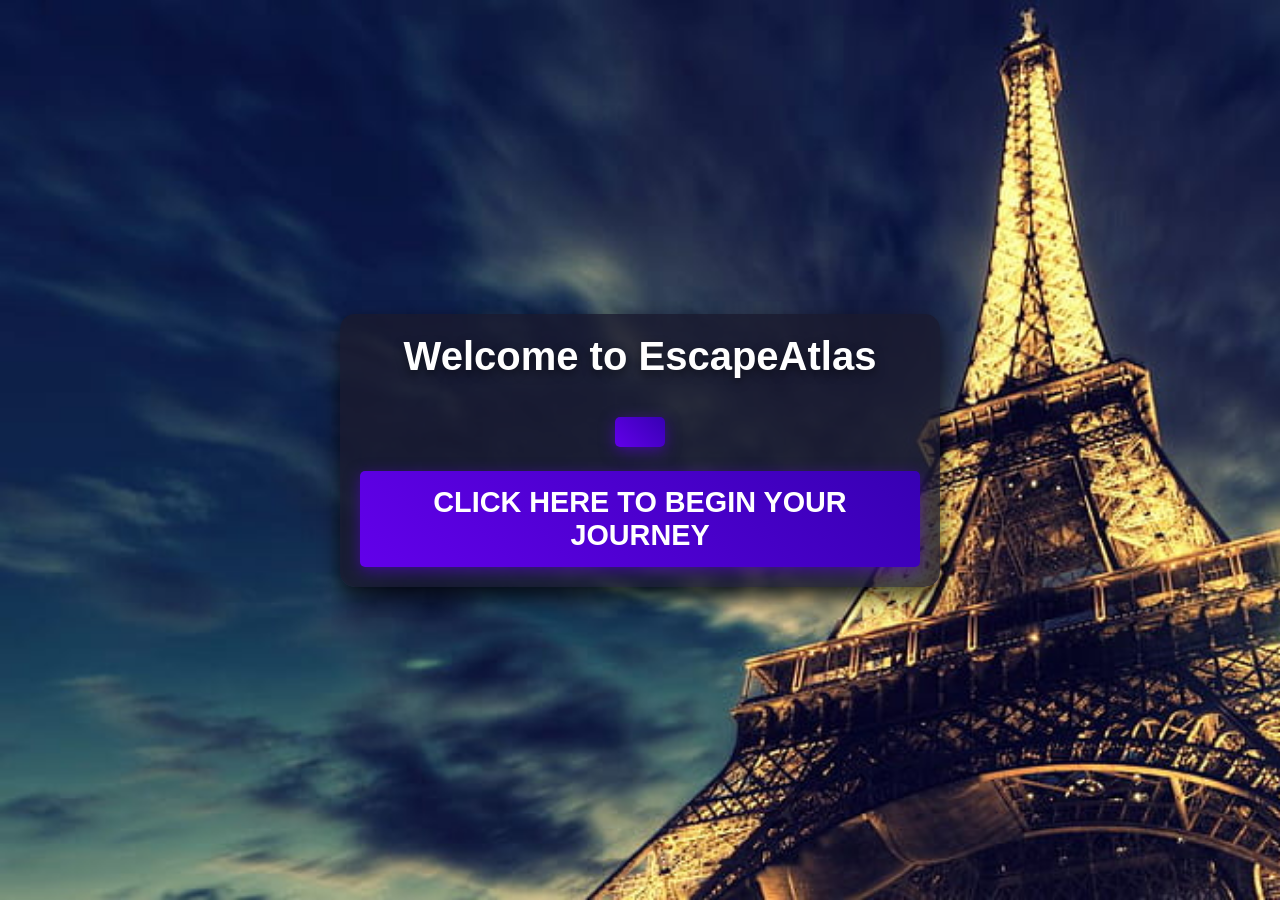
<file: index.html>
<!DOCTYPE html>
<html lang="en">
<head>
    <meta charset="UTF-8">
    <meta name="viewport" content="width=device-width, initial-scale=1.0">
    <title>Welcome to EscapeAtlas</title>
    <link rel="stylesheet" href="first.css">
    <link rel="icon" href="Logo.webp" type="image/x-icon">

</head>
<body><div class='c'>
    <div class="a">
        <h1>Welcome to EscapeAtlas</h1>
    </div><br>
    <div class="b">
        <a href="first.html" class="begin"><h2>CLICK HERE TO BEGIN YOUR JOURNEY</a></h2>
    </div></div>
</body>
</html>
</file>
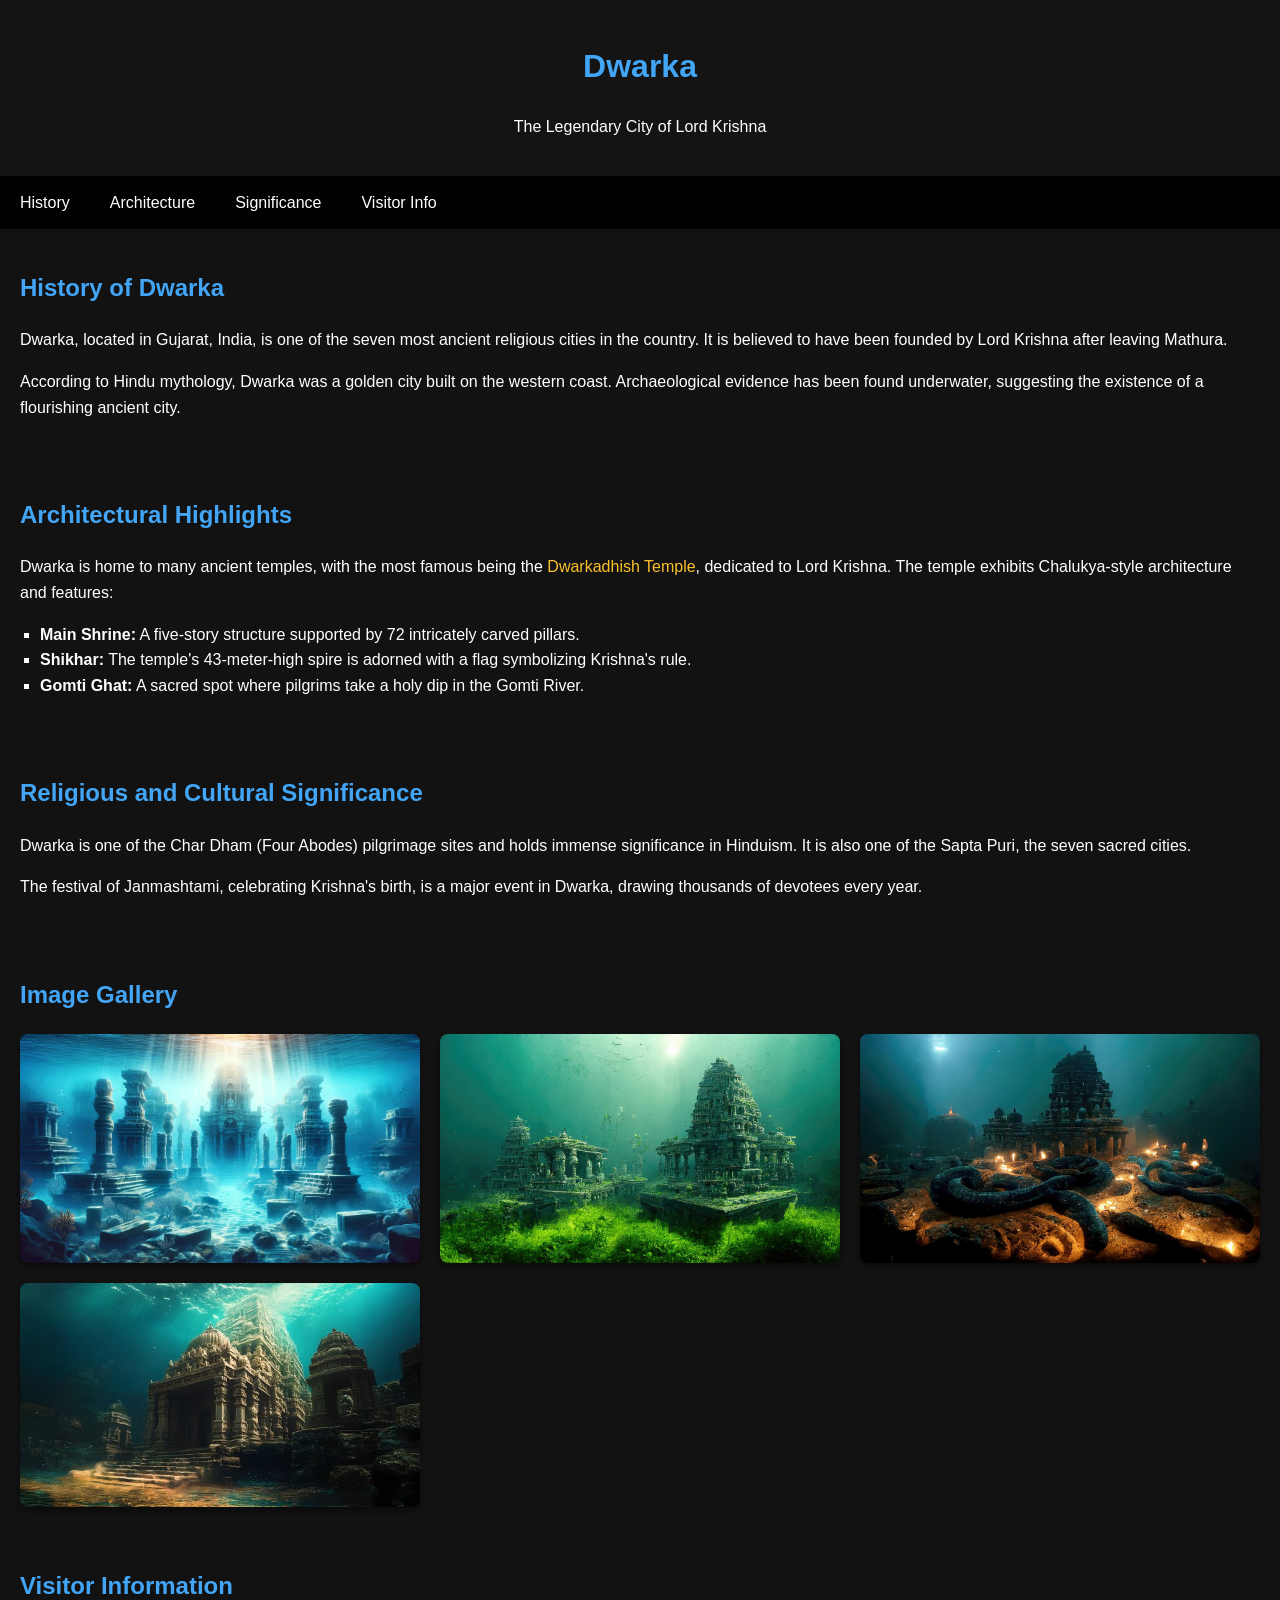
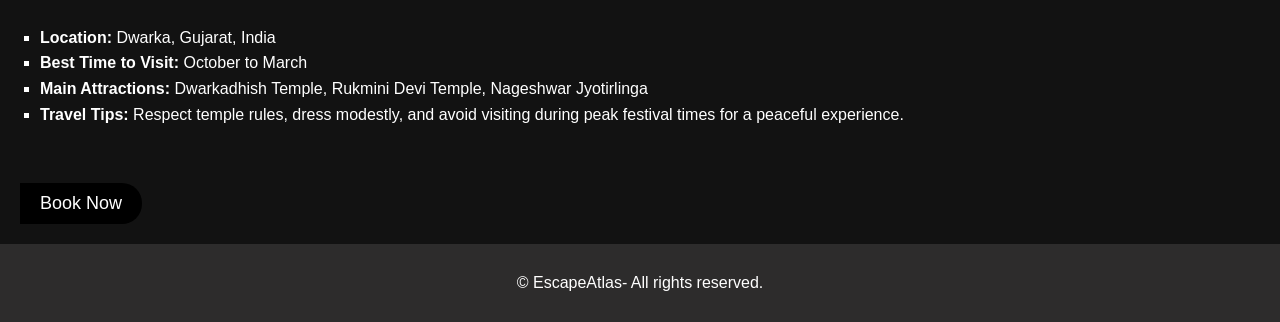
<file: dwarka.html>
<!DOCTYPE html>
<html lang="en">
<head>
    <meta charset="UTF-8">
    <meta name="viewport" content="width=device-width, initial-scale=1.0">
    <meta name="description" content="Explore the history, architecture, and cultural significance of Dwarka, the legendary city of Lord Krishna.">
    <title>Dwarka - The Ancient City</title>
    <link rel="icon" href="Logo.webp" type="image/x-icon">
    <style>
        body {
            font-family: 'Arial', sans-serif;
            line-height: 1.6;
            margin: 0;
            padding: 0;
            background-color: #121212;
            color: #ffffff;
        }
        header {
            background-color: rgb(20, 20, 20);
            color: #ffffff;
            padding: 20px;
            text-align: center;
        }
        nav {
            background-color: #010101;
            overflow: hidden;
        }
        nav a {
            float: left;
            display: block;
            color: #ffffff;
            text-align: center;
            padding: 14px 20px;
            text-decoration: none;
        }
        nav a:hover {
            background-color: #575757;
        }
        section {
            padding: 20px;
        }
        h1, h2, h3 {
            color: #42a5f5;
        }
        ul {
            list-style-type: square;
            padding-left: 20px;
        }
        footer {
            text-align: center;
            padding: 10px;
            background-color: rgb(45, 44, 44);
            color: #ffffff;
        }
        .highlight {
            color: #fbc02d;
        }
        .image-gallery {
            display: grid;
            grid-template-columns: repeat(auto-fill, minmax(300px, 1fr));
            gap: 20px;
        }
        .image-gallery img {
            width: 100%;
            height: auto;
            border-radius: 8px;
            box-shadow: 0 4px 6px rgba(0, 0, 0, 0.4);
        }
        .book-now{
            position: relative;
            padding: 10px 20px;
            outline: none;
            border: none;
            background: #000;
            text-transform: capitalize;
            color: #fff;
            border-radius: 20px;
            border-top-left-radius: 0;
            border-bottom-left-radius: 0;
            font-size: 18px;
            cursor: pointer;
            overflow: hidden;
            text-decoration: none;
        }
        .book-now::before{
            content: '';
            position: absolute;
            top: -10px;
            left: -30px;
            width: 20px;
            height: 200%;
            background: #fff;
            opacity: 0.2;
            transform: rotate(5deg);
            transition: .5s;
        }
        
        .book-now:hover::before{
            left: 100%;
        }
    </style>
</head>
<body>
    <header>
        <h1>Dwarka</h1>
        <p>The Legendary City of Lord Krishna</p>
    </header>
    <nav>
        <a href="#history">History</a>
        <a href="#architecture">Architecture</a>
        <a href="#significance">Significance</a>
        <a href="#visitor-info">Visitor Info</a>
    </nav>
    <section id="history">
        <h2>History of Dwarka</h2>
        <p>
            Dwarka, located in Gujarat, India, is one of the seven most ancient religious cities in the country. It is believed to have been founded by Lord Krishna after leaving Mathura.
        </p>
        <p>
            According to Hindu mythology, Dwarka was a golden city built on the western coast. Archaeological evidence has been found underwater, suggesting the existence of a flourishing ancient city.
        </p>
    </section>
    <section id="architecture">
        <h2>Architectural Highlights</h2>
        <p>
            Dwarka is home to many ancient temples, with the most famous being the <span class="highlight">Dwarkadhish Temple</span>, dedicated to Lord Krishna. The temple exhibits Chalukya-style architecture and features:
        </p>
        <ul>
            <li><strong>Main Shrine:</strong> A five-story structure supported by 72 intricately carved pillars.</li>
            <li><strong>Shikhar:</strong> The temple's 43-meter-high spire is adorned with a flag symbolizing Krishna's rule.</li>
            <li><strong>Gomti Ghat:</strong> A sacred spot where pilgrims take a holy dip in the Gomti River.</li>
        </ul>
    </section>
    <section id="significance">
        <h2>Religious and Cultural Significance</h2>
        <p>
            Dwarka is one of the Char Dham (Four Abodes) pilgrimage sites and holds immense significance in Hinduism. It is also one of the Sapta Puri, the seven sacred cities.
        </p>
        <p>
            The festival of Janmashtami, celebrating Krishna's birth, is a major event in Dwarka, drawing thousands of devotees every year.
        </p>
    </section>
    <section>
        <h2>Image Gallery</h2>
        <div class="image-gallery">
            <img src="dwarka1.webp" alt="">
            <img src="dwarka2.jpg" alt="">
            <img src="dwarka3.jpg" alt="">
            <img src="dwarka4.jpg" alt="">
        </div>
    </section>
    <section id="visitor-info">
        <h2>Visitor Information</h2>
        <ul>
            <li><strong>Location:</strong> Dwarka, Gujarat, India</li>
            <li><strong>Best Time to Visit:</strong> October to March</li>
            <li><strong>Main Attractions:</strong> Dwarkadhish Temple, Rukmini Devi Temple, Nageshwar Jyotirlinga</li>
            <li><strong>Travel Tips:</strong> Respect temple rules, dress modestly, and avoid visiting during peak festival times for a peaceful experience.</li>
        </ul>
    </section>
    <section>
        <a href="index2.html"><button class="book-now">book now</button></a>
    </section>
    <footer>
        <p>&copy; EscapeAtlas- All rights reserved.</p>
    </footer>
</body>
</html>
</file>
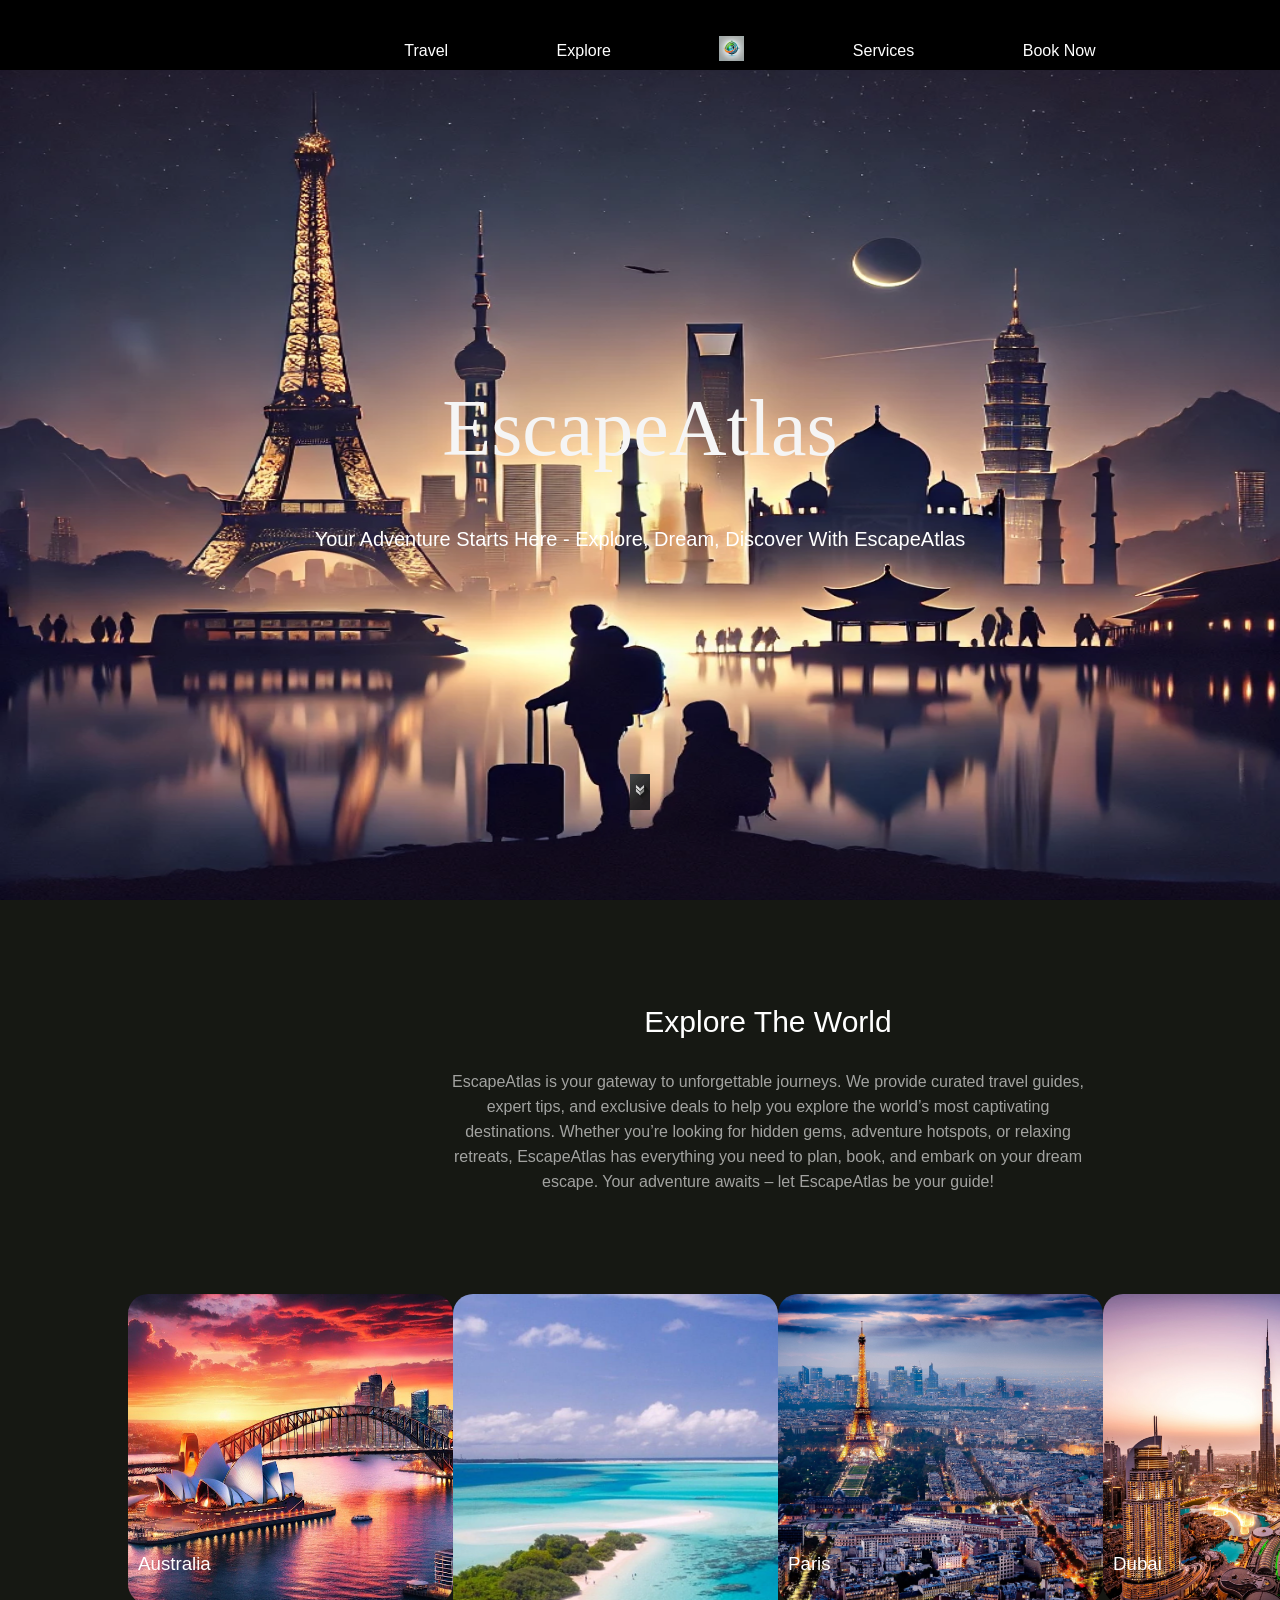
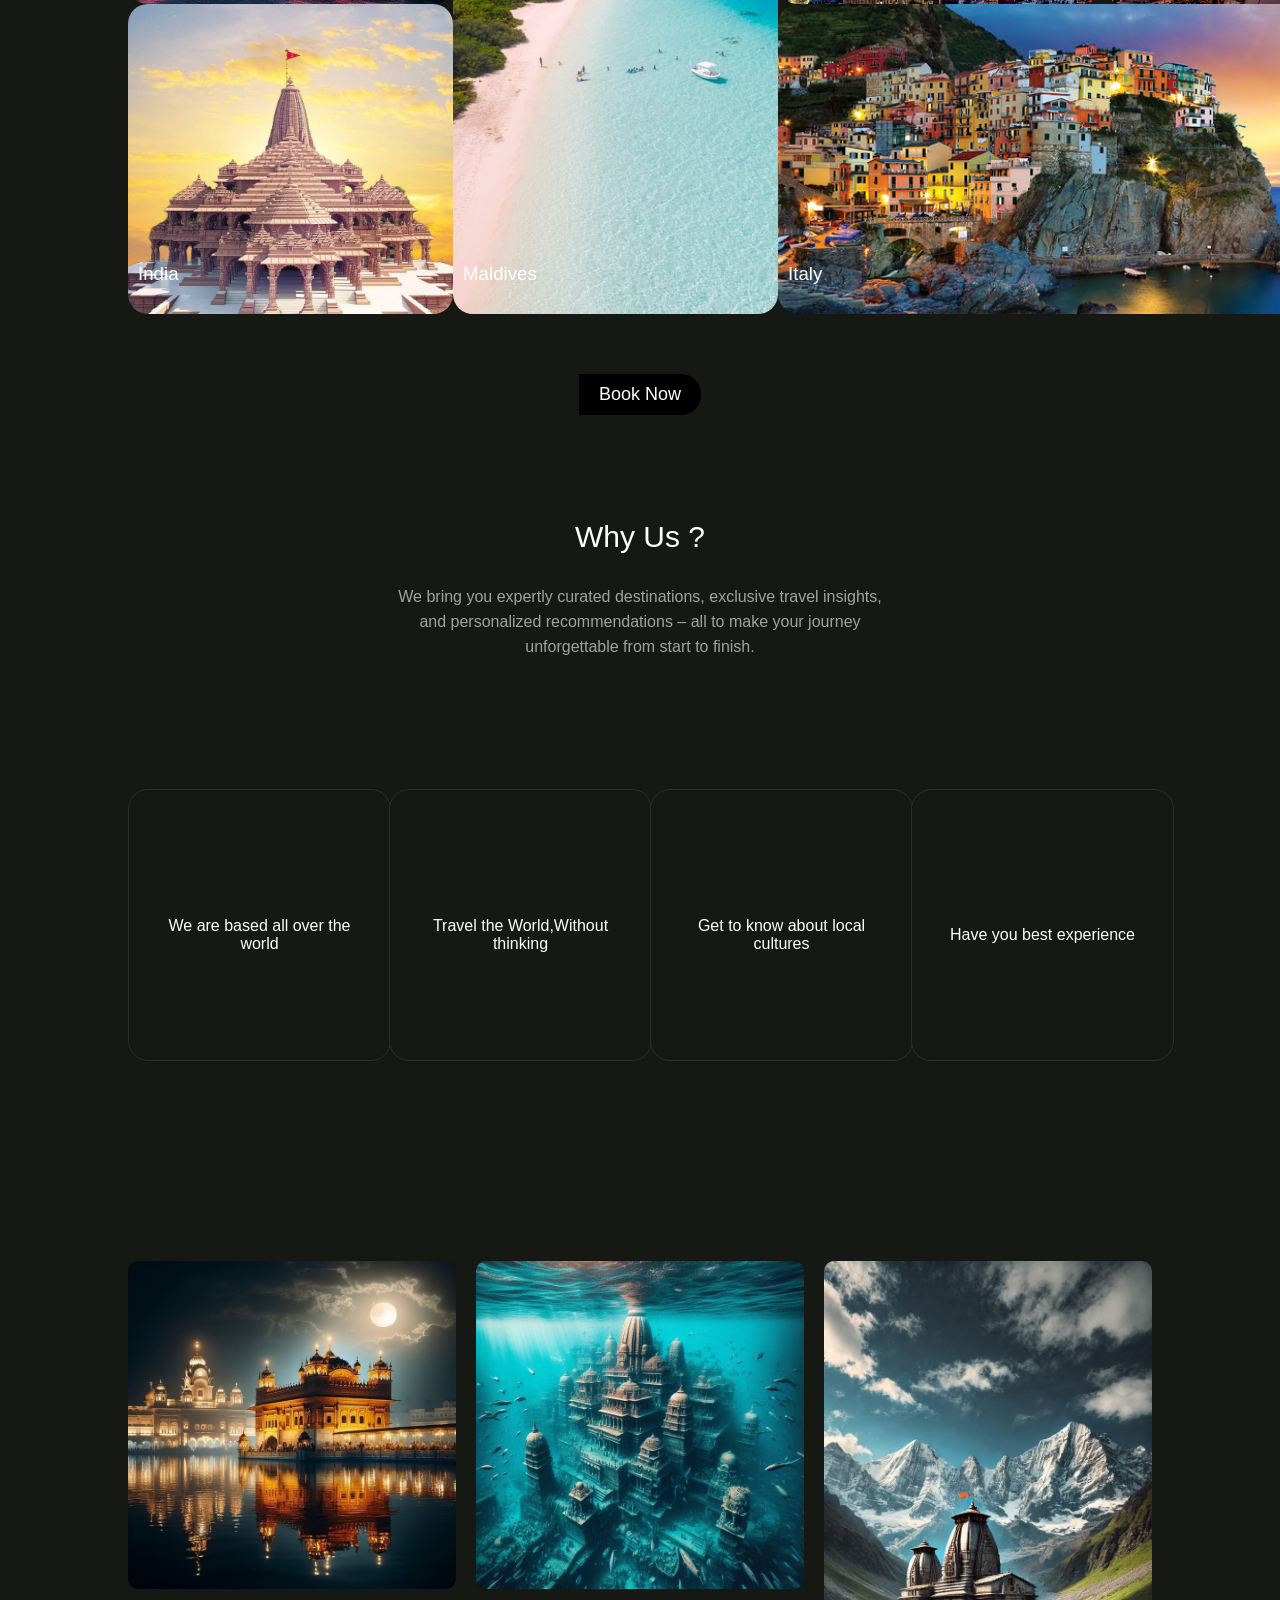
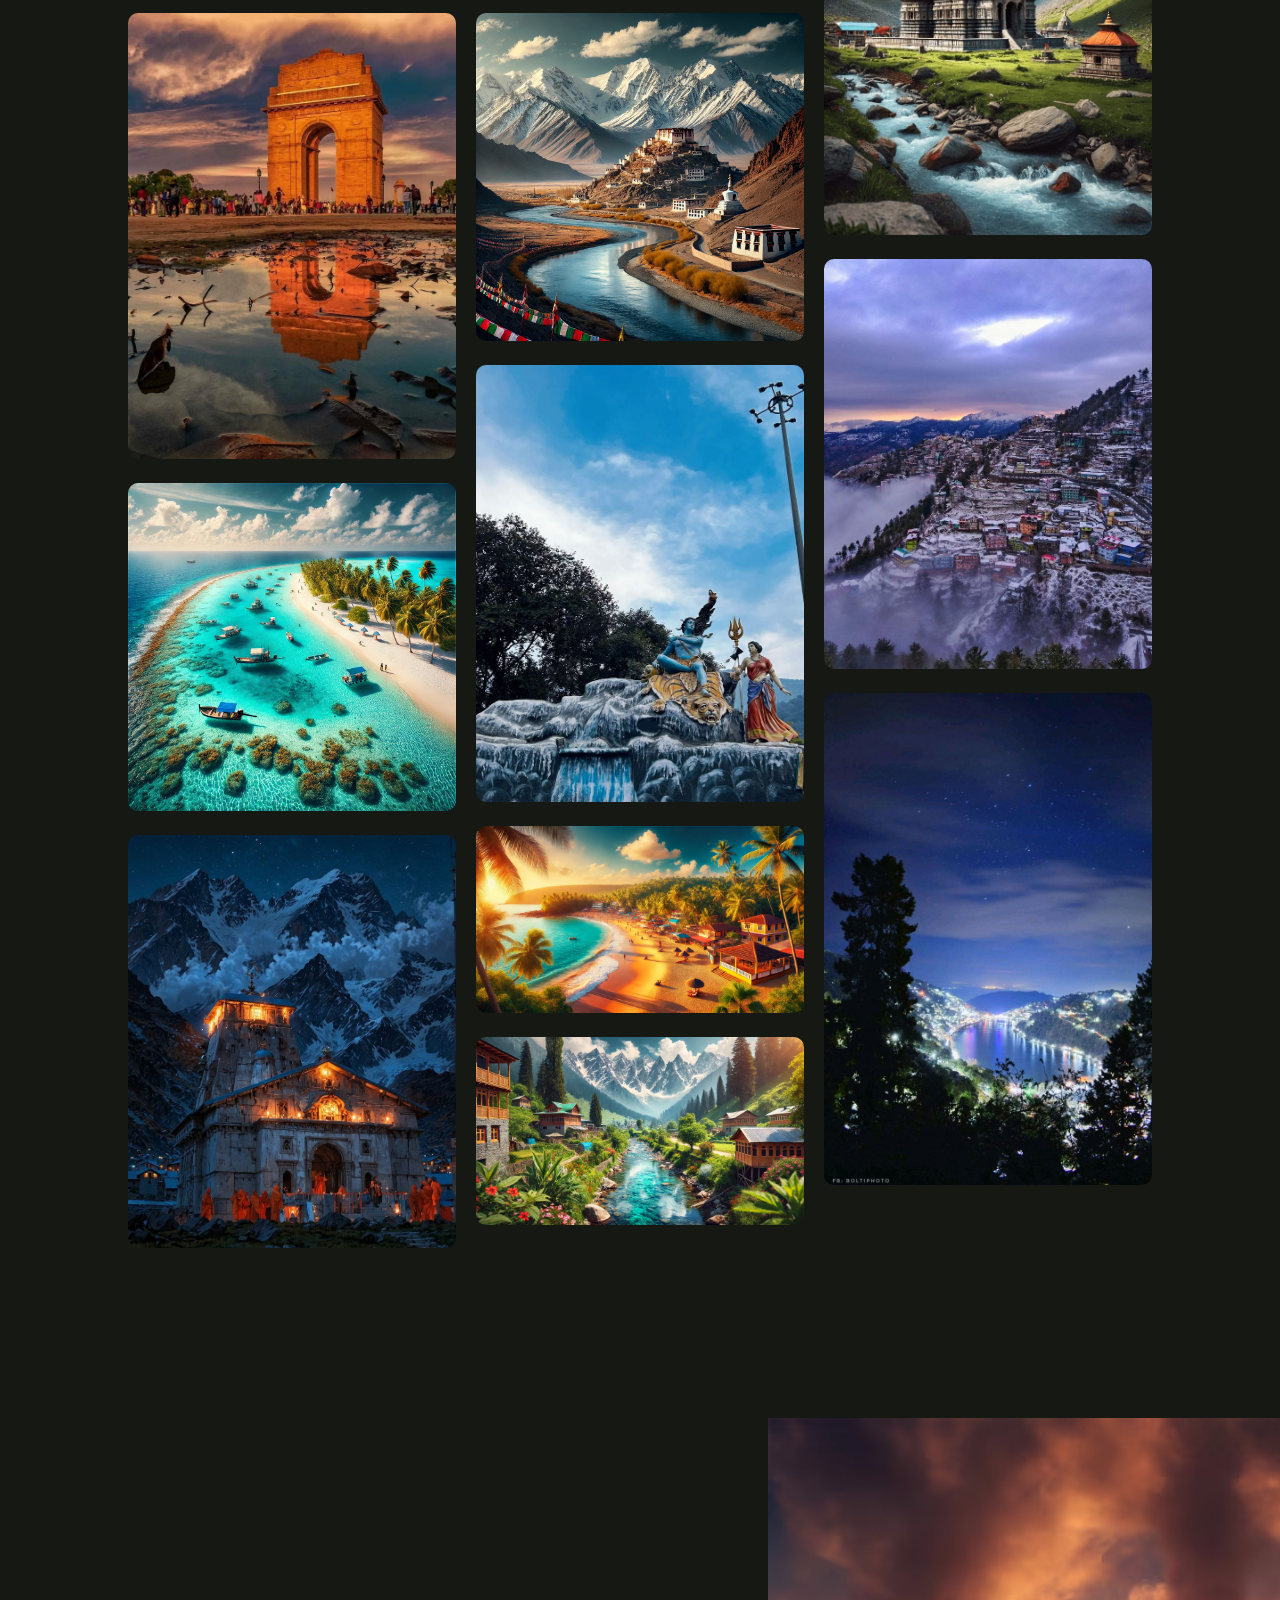
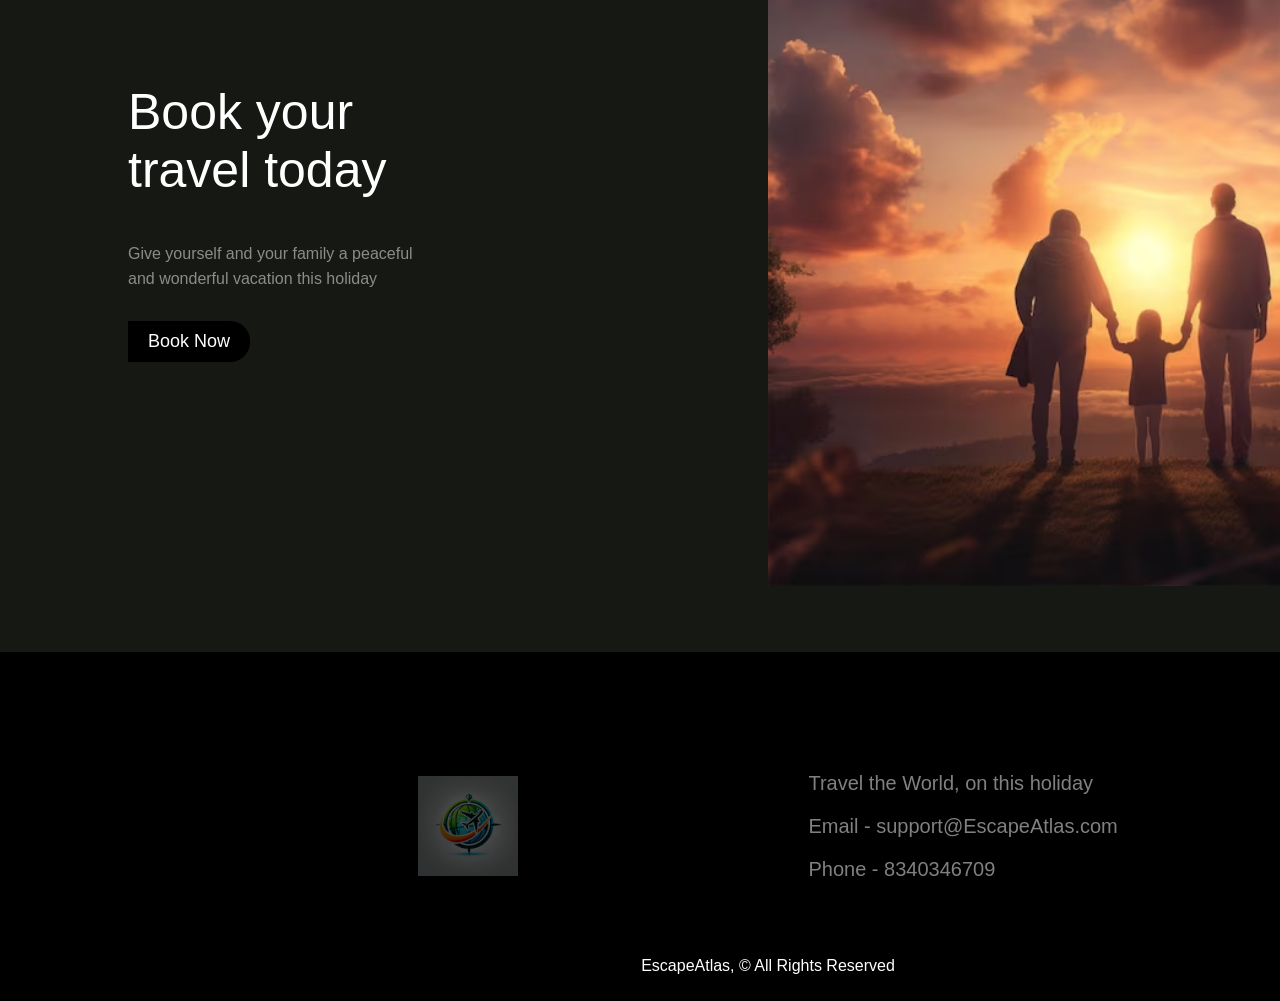
<file: first.html>
<!DOCTYPE html>
<html lang="en">
<head>
    <meta charset="UTF-8">
    <meta name="viewport" content="width=device-width, initial-scale=1.0">
    <title>EscapeAtlas</title>
    <link rel="icon" href="Logo.webp" type="image/x-icon">
    <link rel="stylesheet" href="style.css">
    <style>
        ul{
            position: fixed;
            left:310px;
            width:800px;
        }
        .hey{
            justify-content: center;
            display: flex;
        }
    </style>
</head>
<body>
    <header>
        <nav class="navbar">
            <ul class="links-container">
                <li class="link-item"><a href="#travel">Travel</a></li>
                <li class="link-item"><a href="#explore-section">Explore</a></li>
                <li class="link-item"><a href="#hero-section"><img src="Logo.webp" class="logo" alt=""></a></li>
                <li class="link-item"><a href="#services">Services</a></li>
                <li class="link-item"><a href="#booknow">Book Now</a></li>
            </ul>
        </nav>
        <main class="hero-section" id="hero-section">

            <div class="hero-section-content" data-aos="fade-up">
                <h1 class="hero-section-title">EscapeAtlas</h1>
                <p class="hero-section-sub-heading">Your Adventure Starts Here - Explore, Dream, Discover with EscapeAtlas</p>
            </div>
        
            <!-- scroll down img -->
            <img src="Arrow.webp" class="scroll-down-icon" alt="scroll down indicator">
        </main>
    </header>
    
    <div class="background">
        <img src="back5.webp" class="background-image" alt="hero-section image">
    
        <!-- grid -->
        <div class="grid-slider">
            <div class="grid-item hide"></div>
            <div class="grid-item hide"></div>
            <div class="grid-item hide"></div>
            <div class="grid-item hide"></div>
            <div class="grid-item hide"></div>
            <div class="grid-item hide"></div>
        </div>
    
    </div>
    <section class="explore-section" id="explore-section">
        <h1 class="section-title" data-aos="fade-up">Explore the world</h1>
        <p class="section-para" data-aos="fade-up">EscapeAtlas is your gateway to unforgettable journeys. We provide curated travel guides, expert tips, and exclusive deals to help you explore the world’s most captivating destinations. Whether you’re looking for hidden gems, adventure hotspots, or relaxing retreats, EscapeAtlas has everything you need to plan, book, and embark on your dream escape. Your adventure awaits – let EscapeAtlas be your guide!</p>
    
        <!-- grid -->
    
        <div class="tours-container">
            <div class="tour-card" data-aos="fade-up">
                <img src="Australia.jpg" class="tour-img" alt="tour-image">
                <div class="tour-body">
                    <h3 class="tour-name">Australia</h3>
                </div>
            </div>
    
            <div class="tour-card" data-aos="fade-up">
                <img src="Maldives.jpg" class="tour-img" alt="tour-image">
                <div class="tour-body">
                    <h3 class="tour-name">Maldives</h3>
                </div>
            </div>
    
            <div class="tour-card" data-aos="fade-up">
                <a href="index2.html" ><img src="Paris.jpg" class="tour-img" alt="tour-image"></a>
                <div class="tour-body">
                    <h3 class="tour-name">Paris</h3>
                </div>
            </div>
    
            <div class="tour-card" data-aos="fade-up">
                <img src="Dubai.jpg" class="tour-img" alt="tour-image">
                <div class="tour-body">
                    <h3 class="tour-name">Dubai</h3>
                </div>
            </div>
    
            <div class="tour-card" data-aos="fade-up">
                <img src="India.jpg" class="tour-img" alt="tour-image">
                <div class="tour-body">
                    <h3 class="tour-name">India</h3>
                </div>
            </div>
    
            <div class="tour-card" data-aos="fade-up">
                <img src="Italy.jpg" class="tour-img" alt="tour-image">
                <div class="tour-body">
                    <h3 class="tour-name">Italy</h3>
                </div>
            </div>
        </div>
    </section>
    <section class="hey">
        <a href="index2.html"><button class="book-now">book now</button></a>
    </section>
    <section class="services-section" id="services">
        <h1 class="section-title" data-aos="fade-up">Why Us ?</h1>
        <p class="section-para" data-aos="fade-up">We bring you expertly curated destinations, exclusive travel insights, and personalized recommendations – all to make your journey unforgettable from start to finish.</p>
    
        <!-- services grid -->
        <div class="serives-grid">
            <div class="service-card" data-aos="fade-up">
                <div class="circle"></div>
                <i class="fa-solid fa-earth-americas card-icon"></i>
                
                <p class="service-text">We are based all over the world</p>
            </div>
            <div class="service-card" data-aos="fade-up">
                <div class="circle"></div>
                <i class="fa-solid fa-coins card-icon"></i>
                <p class="service-text">Travel the World,Without thinking</p>
            </div>
            <div class="service-card" data-aos="fade-up">
                <div class="circle"></div>
                <i class="fa-solid fa-book-open card-icon"></i>
                <p class="service-text">Get to know about local cultures</p>
            </div>
            <div class="service-card" data-aos="fade-up">
                <div class="circle"></div>
                <i class="fa-solid fa-person-snowboarding card-icon"></i>
                <p class="service-text">Have you best experience</p>
            </div>
        </div>
    
        <div class="bg-circle"></div>
    
        <div class="travel-grid" id="travel">
            <a href="Goldentemple.html"><img src="img1.jpg" data-aos="fade-up" alt="" class="1"></a><!--Golden Temple-->
            <a href="Indiagate.html"><img src="img2.jpg" data-aos="fade-up" alt="" class="2"></a><!--India Gate-->
            <a href="lakshwadeep.html"><img src="img3.png" data-aos="fade-up" alt="" class="3"></a><!--lakshadweep island-->
            <a href="kedarnath.html"><img src="img9.jpg" data-aos="fade-up" alt="" class="9"></a><!--Kedarnath-->
            <a href="dwarka.html"><img src="img4.jpg " data-aos="fade-up" alt="" class="4"></a><!--Dwarka-->
            <a href="ladakh.html"><img src="img5.png" data-aos="fade-up" alt="" class="5"></a><!--Ladakh-->
            <a href="trivenighatrishikesh.html"><img src="img10.jpg" data-aos="fade-up" alt="" class="10"></a><!--Triveni Ghat Rishikesh-->
            <a href="goa.html"><img src="img6.webp" data-aos="fade-up" alt="" class="6"></a><!--goa-->
            <a href="kashmir.html"><img src="img7.webp" data-aos="fade-up" alt="" class="7"></a><!--Kashmir-->
            <a href="himalaya.html"><img src="img8.jpg" data-aos="fade-up" alt="" class="8"></a><!--Himalaya-->
            <a href="shimla.html"><img src="img11.jpg" data-aos="fade-up" alt="" class="11"></a><!--Shimla-->
            <a href="nainital.html"><img src="img12.jpg" data-aos="fade-up" alt="" class="12"></a><!--Nainital lake-->
            
        </div>
    
    </section>
    <!-- contact section -->
<section class="book-section" id="booknow">
    <div class="book-content" data-aos="fade-up">
        <h1 class="book-now-title">Book your travel today</h1>
        <p class="book-now-text">Give yourself and your family a peaceful and wonderful vacation this holiday</p>

        <a href="index2.html"><button class="book-now">book now</button></a>
    </div>
    <div class="bg-circle-2"></div>
    <img src="Family.avif" data-aos="fade-up" class="book-now-img" alt="">
</section>

<!-- footer -->
<footer class="footer">
    <img src="Logo.webp" class="footer-logo" alt="">
    <div class="footer-text">
        <p>Travel the World, on this holiday</p>
        <p>Email - support@EscapeAtlas.com</p>
        <p>Phone - 8340346709</p>
    </div>
    <p class="copyright-line">EscapeAtlas,  &copy; All Rights Reserved</p>
</footer>
        
</body>
</html>
</file>
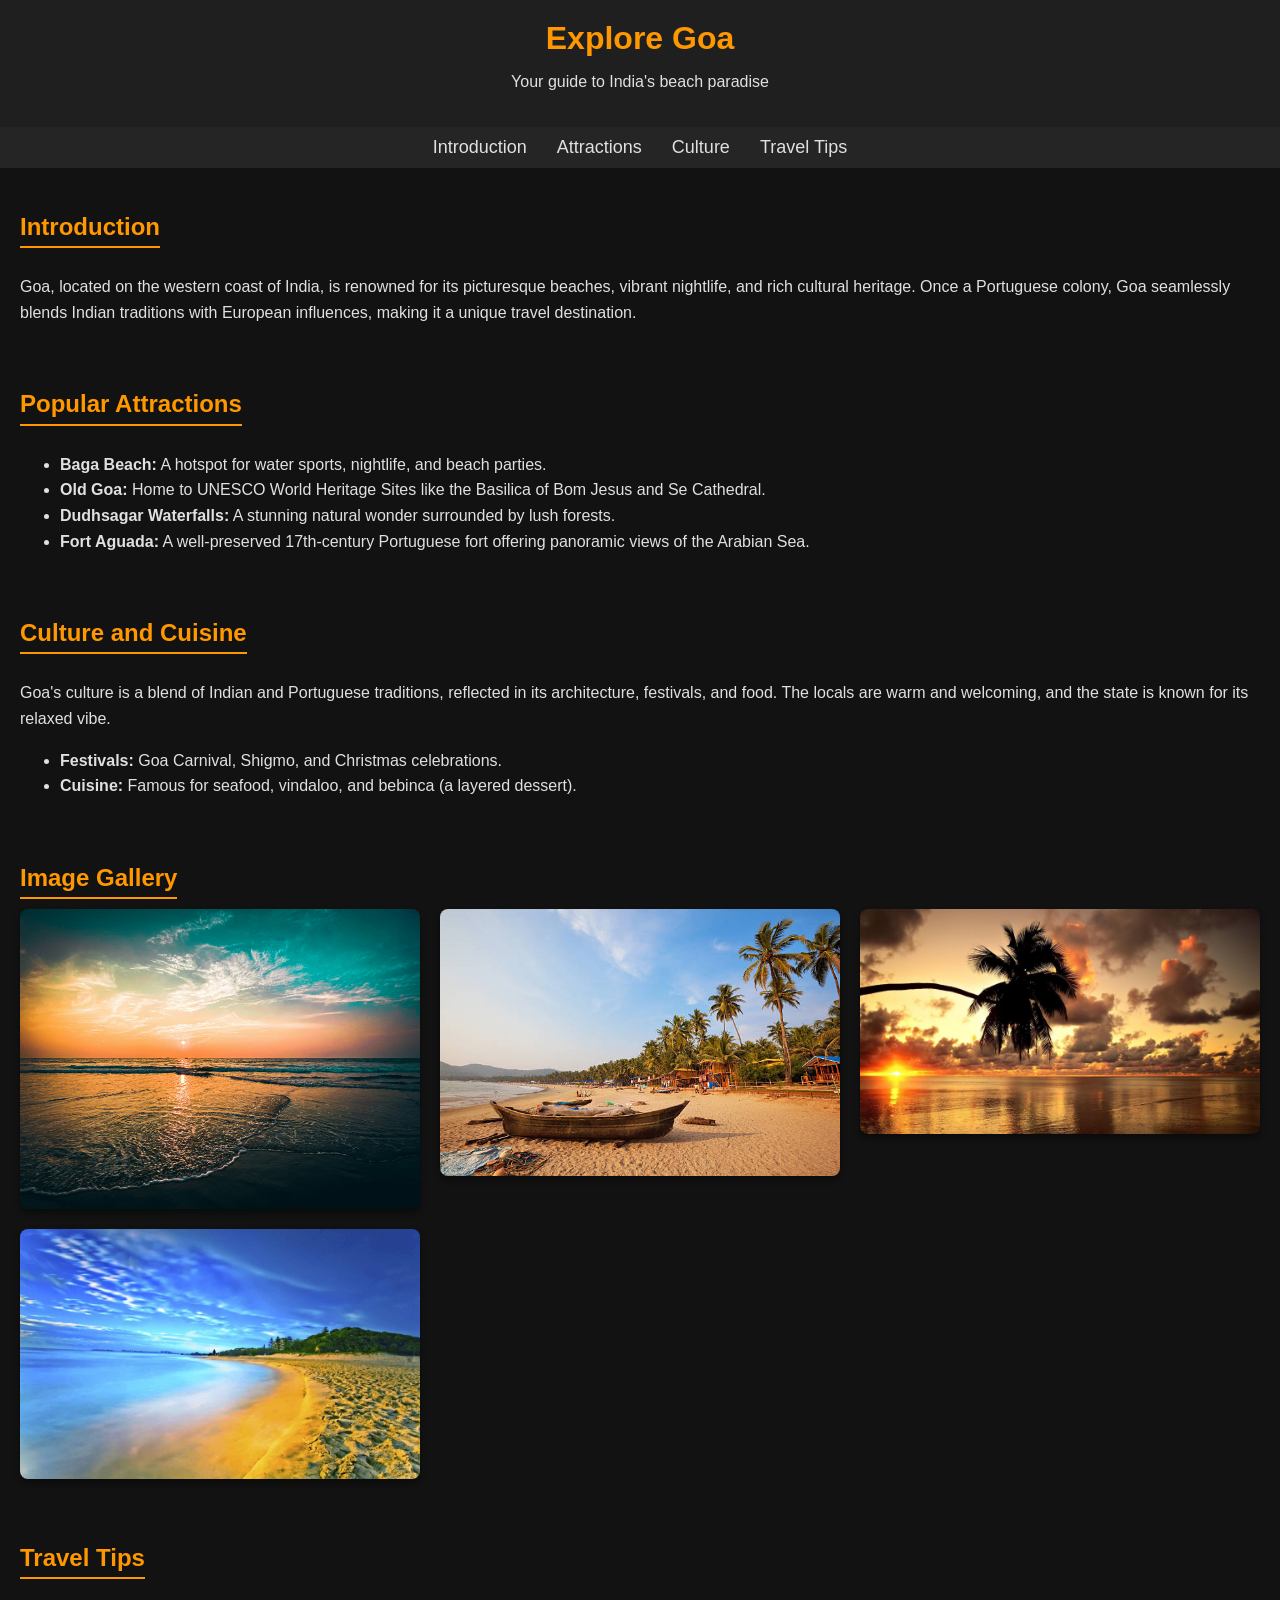
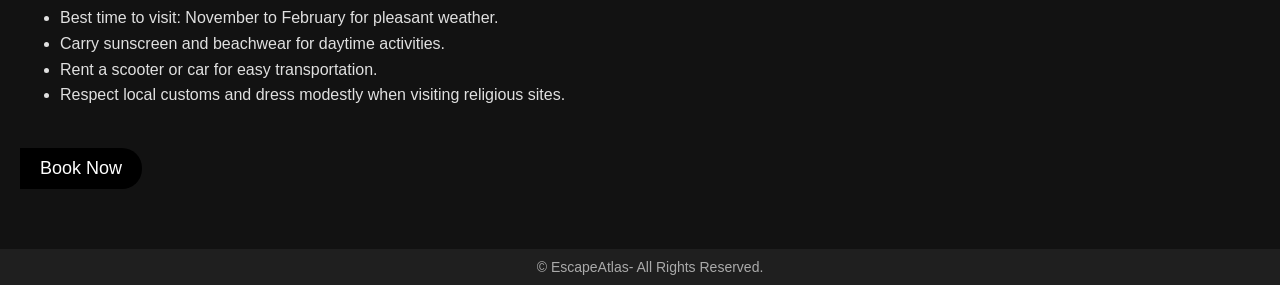
<file: goa.html>
<!DOCTYPE html>
<html lang="en">
<head>
    <meta charset="UTF-8">
    <meta name="viewport" content="width=device-width, initial-scale=1.0">
    <title>Explore Goa</title>
    <link rel="icon" href="Logo.webp" type="image/x-icon">

    <style>
        body {
            font-family: Arial, sans-serif;
            background-color: #121212;
            color: #e0e0e0;
            margin: 0;
            padding: 0;
        }
        header {
            background-color: #1f1f1f;
            padding: 20px;
            text-align: center;
            box-shadow: 0 2px 4px rgba(0, 0, 0, 0.8);
        }
        header h1 {
            color: #ff9800;
            margin: 0;
        }
        nav {
            display: flex;
            justify-content: center;
            background-color: #252525;
            padding: 10px 0;
        }
        nav a {
            color: #e0e0e0;
            text-decoration: none;
            margin: 0 15px;
            font-size: 18px;
        }
        nav a:hover {
            color: #ff9800;
        }
        main {
            padding: 20px;
            line-height: 1.6;
        }
        section {
            margin-bottom: 40px;
        }
        h2 {
            color: #ff9800;
            border-bottom: 2px solid #ff9800;
            display: inline-block;
            margin-bottom: 10px;
        }
        .attractions img, .culture img {
            width: 100%;
            height: auto;
            border-radius: 8px;
            margin-top: 10px;
        }
        footer {
            background-color: #1f1f1f;
            text-align: center;
            padding: 10px;
            position: relative;
            bottom: 0;
            width: 100%;
        }
        footer p {
            margin: 0;
            color: #aaaaaa;
            font-size: 14px;
        }
        .image-gallery {
            display: grid;
            grid-template-columns: repeat(auto-fill, minmax(300px, 1fr));
            gap: 20px;
        }
        .image-gallery img {
            width: 100%;
            height: auto;
            border-radius: 8px;
            box-shadow: 0 4px 6px rgba(0, 0, 0, 0.4);
        }
        .book-now{
            position: relative;
            padding: 10px 20px;
            outline: none;
            border: none;
            background: #000;
            text-transform: capitalize;
            color: #fff;
            border-radius: 20px;
            border-top-left-radius: 0;
            border-bottom-left-radius: 0;
            font-size: 18px;
            cursor: pointer;
            overflow: hidden;
            text-decoration: none;
        }
        .book-now::before{
            content: '';
            position: absolute;
            top: -10px;
            left: -30px;
            width: 20px;
            height: 200%;
            background: #fff;
            opacity: 0.2;
            transform: rotate(5deg);
            transition: .5s;
        }
        
        .book-now:hover::before{
            left: 100%;
        }
    </style>
</head>
<body>
    <header>
        <h1>Explore Goa</h1>
        <p>Your guide to India's beach paradise</p>
    </header>
    <nav>
        <a href="#introduction">Introduction</a>
        <a href="#attractions">Attractions</a>
        <a href="#culture">Culture</a>
        <a href="#tips">Travel Tips</a>
    </nav>
    <main>
        <section id="introduction">
            <h2>Introduction</h2>
            <p>Goa, located on the western coast of India, is renowned for its picturesque beaches, vibrant nightlife, and rich cultural heritage. Once a Portuguese colony, Goa seamlessly blends Indian traditions with European influences, making it a unique travel destination.</p>
        </section>
        <section id="attractions" class="attractions">
            <h2>Popular Attractions</h2>
            <ul>
                <li><strong>Baga Beach:</strong> A hotspot for water sports, nightlife, and beach parties.</li>
                <li><strong>Old Goa:</strong> Home to UNESCO World Heritage Sites like the Basilica of Bom Jesus and Se Cathedral.</li>
                <li><strong>Dudhsagar Waterfalls:</strong> A stunning natural wonder surrounded by lush forests.</li>
                <li><strong>Fort Aguada:</strong> A well-preserved 17th-century Portuguese fort offering panoramic views of the Arabian Sea.</li>
            </ul>
        </section>
        <section id="culture" class="culture">
            <h2>Culture and Cuisine</h2>
            <p>Goa's culture is a blend of Indian and Portuguese traditions, reflected in its architecture, festivals, and food. The locals are warm and welcoming, and the state is known for its relaxed vibe.</p>
            <ul>
                <li><strong>Festivals:</strong> Goa Carnival, Shigmo, and Christmas celebrations.</li>
                <li><strong>Cuisine:</strong> Famous for seafood, vindaloo, and bebinca (a layered dessert).</li>
            </ul>
        </section>
        <section>
            <h2>Image Gallery</h2>
            <div class="image-gallery">
                <img src="goa1.jpeg" alt="">
                <img src="goa2.jpg" alt="">
                <img src="goa3.jpg" alt="">
                <img src="goa4.jpg" alt="">
            </div>
        </section>
        <section id="tips">
            <h2>Travel Tips</h2>
            <ul>
                <li>Best time to visit: November to February for pleasant weather.</li>
                <li>Carry sunscreen and beachwear for daytime activities.</li>
                <li>Rent a scooter or car for easy transportation.</li>
                <li>Respect local customs and dress modestly when visiting religious sites.</li>
            </ul>
        </section>
        <section>
            <a href="index2.html"><button class="book-now">book now</button></a>
        </section>
    </main>
    <footer>
        <p>&copy; EscapeAtlas- All Rights Reserved.</p>
    </footer>
</body>
</html>
</file>
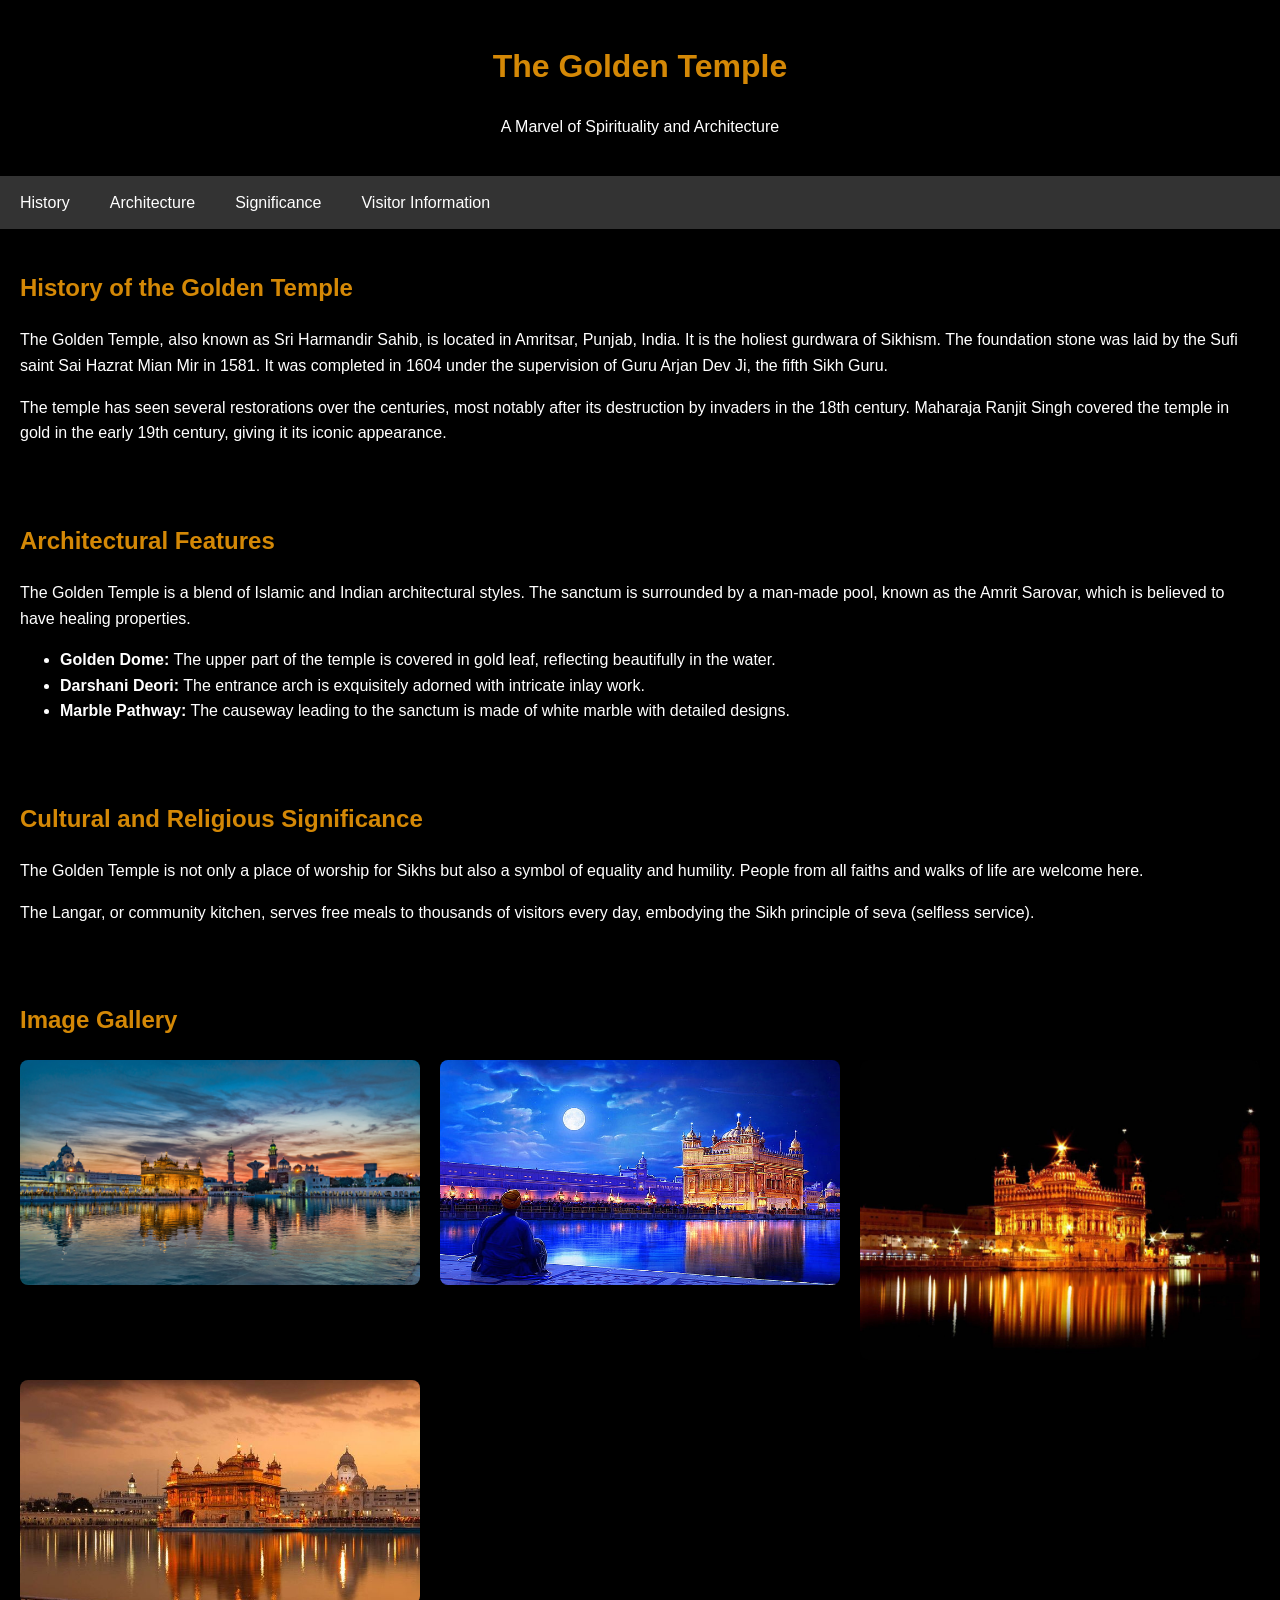
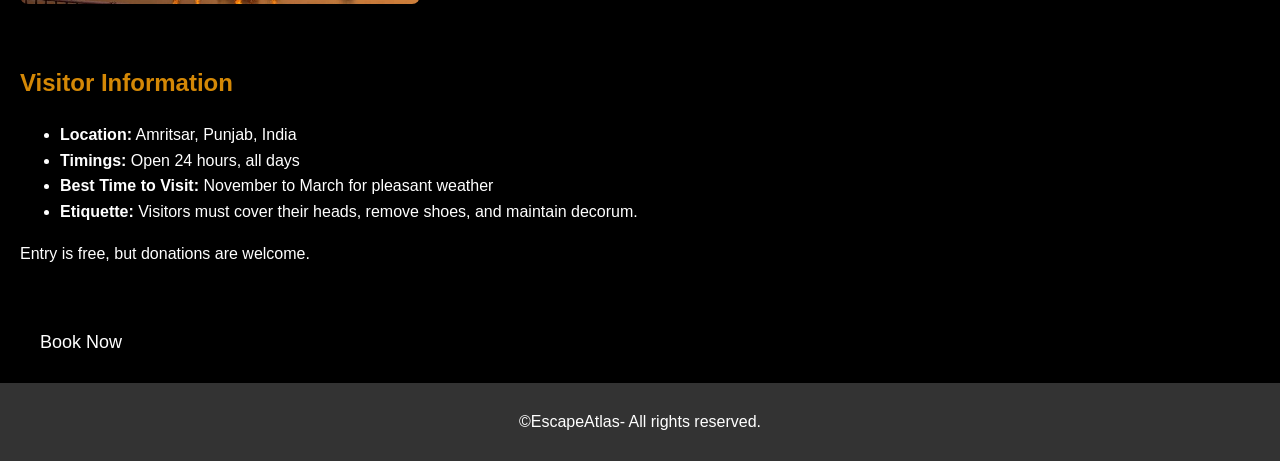
<file: Goldentemple.html>
<!DOCTYPE html>
<html lang="en">
<head>
    <meta charset="UTF-8">
    <meta name="viewport" content="width=device-width, initial-scale=1.0">
    <meta name="description" content="A comprehensive overview of the Golden Temple, its history, architecture, and cultural significance.">
    <title>The Golden Temple - An Icon of Spirituality</title>
    <link rel="icon" href="Logo.webp" type="image/x-icon">

    <style>
        body {
            font-family: Arial, sans-serif;
            line-height: 1.6;
            margin: 0;
            padding: 0;
            background-color: black;
            color: white;
        }
        header {
            background-color: black;
            color: #fff;
            padding: 20px;
            text-align: center;
        }
        nav {
            background-color: #333;
            overflow: hidden;
        }
        nav a {
            float: left;
            display: block;
            color: #fff;
            text-align: center;
            padding: 14px 20px;
            text-decoration: none;
        }
        nav a:hover {
            background-color: #575757;
        }
        section {
            padding: 20px;
        }
        h1, h2, h3 {
            color: #d48806;
        }
        footer {
            text-align: center;
            padding: 10px;
            background-color: #333;
            color: #fff;
            position: relative;
        }
        .image-gallery {
            display: grid;
            grid-template-columns: repeat(auto-fill, minmax(300px, 1fr));
            gap: 20px;
        }
        .image-gallery img {
            width: 100%;
            height: auto;
            border-radius: 8px;
            box-shadow: 0 4px 6px rgba(0, 0, 0, 0.4);
        }
        .book-now{
            position: relative;
            padding: 10px 20px;
            outline: none;
            border: none;
            background: #000;
            text-transform: capitalize;
            color: #fff;
            border-radius: 20px;
            border-top-left-radius: 0;
            border-bottom-left-radius: 0;
            font-size: 18px;
            cursor: pointer;
            overflow: hidden;
            text-decoration: none;
        }
        .book-now::before{
            content: '';
            position: absolute;
            top: -10px;
            left: -30px;
            width: 20px;
            height: 200%;
            background: #fff;
            opacity: 0.2;
            transform: rotate(5deg);
            transition: .5s;
        }
        
        .book-now:hover::before{
            left: 100%;
        }
    </style>
</head>
<body>
    <header>
        <h1>The Golden Temple</h1>
        <p>A Marvel of Spirituality and Architecture</p>
    </header>
    <nav>
        <a href="#history">History</a>
        <a href="#architecture">Architecture</a>
        <a href="#significance">Significance</a>
        <a href="#visitor-info">Visitor Information</a>
    </nav>
    <section id="history">
        <h2>History of the Golden Temple</h2>
        <p>
            The Golden Temple, also known as Sri Harmandir Sahib, is located in Amritsar, Punjab, India. It is the holiest gurdwara of Sikhism. 
            The foundation stone was laid by the Sufi saint Sai Hazrat Mian Mir in 1581. It was completed in 1604 under the supervision of Guru Arjan Dev Ji, the fifth Sikh Guru.
        </p>
        <p>
            The temple has seen several restorations over the centuries, most notably after its destruction by invaders in the 18th century. Maharaja Ranjit Singh covered the temple in gold in the early 19th century, giving it its iconic appearance.
        </p>
    </section>
    <section id="architecture">
        <h2>Architectural Features</h2>
        <p>
            The Golden Temple is a blend of Islamic and Indian architectural styles. The sanctum is surrounded by a man-made pool, known as the Amrit Sarovar, which is believed to have healing properties.
        </p>
        <ul>
            <li><strong>Golden Dome:</strong> The upper part of the temple is covered in gold leaf, reflecting beautifully in the water.</li>
            <li><strong>Darshani Deori:</strong> The entrance arch is exquisitely adorned with intricate inlay work.</li>
            <li><strong>Marble Pathway:</strong> The causeway leading to the sanctum is made of white marble with detailed designs.</li>
        </ul>
    </section>
    <section id="significance">
        <h2>Cultural and Religious Significance</h2>
        <p>
            The Golden Temple is not only a place of worship for Sikhs but also a symbol of equality and humility. People from all faiths and walks of life are welcome here.
        </p>
        <p>
            The Langar, or community kitchen, serves free meals to thousands of visitors every day, embodying the Sikh principle of seva (selfless service).
        </p>
    </section>
    <section>
        <h2>Image Gallery</h2>
        <div class="image-gallery">
            <img src="golden1.jpg" alt="">
            <img src="golden2.jpg" alt="">
            <img src="golden3.jpg" alt="">
            <img src="golden4.jpg" alt="">
        </div>
    </section>
    <section id="visitor-info">
        <h2>Visitor Information</h2>
        <ul>
            <li><strong>Location:</strong> Amritsar, Punjab, India</li>
            <li><strong>Timings:</strong> Open 24 hours, all days</li>
            <li><strong>Best Time to Visit:</strong> November to March for pleasant weather</li>
            <li><strong>Etiquette:</strong> Visitors must cover their heads, remove shoes, and maintain decorum.</li>
        </ul>
        <p>
            Entry is free, but donations are welcome.
        </p>
    </section>
    <section>
        <a href="index2.html"><button class="book-now">book now</button></a>
    </section>
    <footer>
        <p>&copy;EscapeAtlas- All rights reserved.</p>
    </footer>
</body>
</html>
</file>
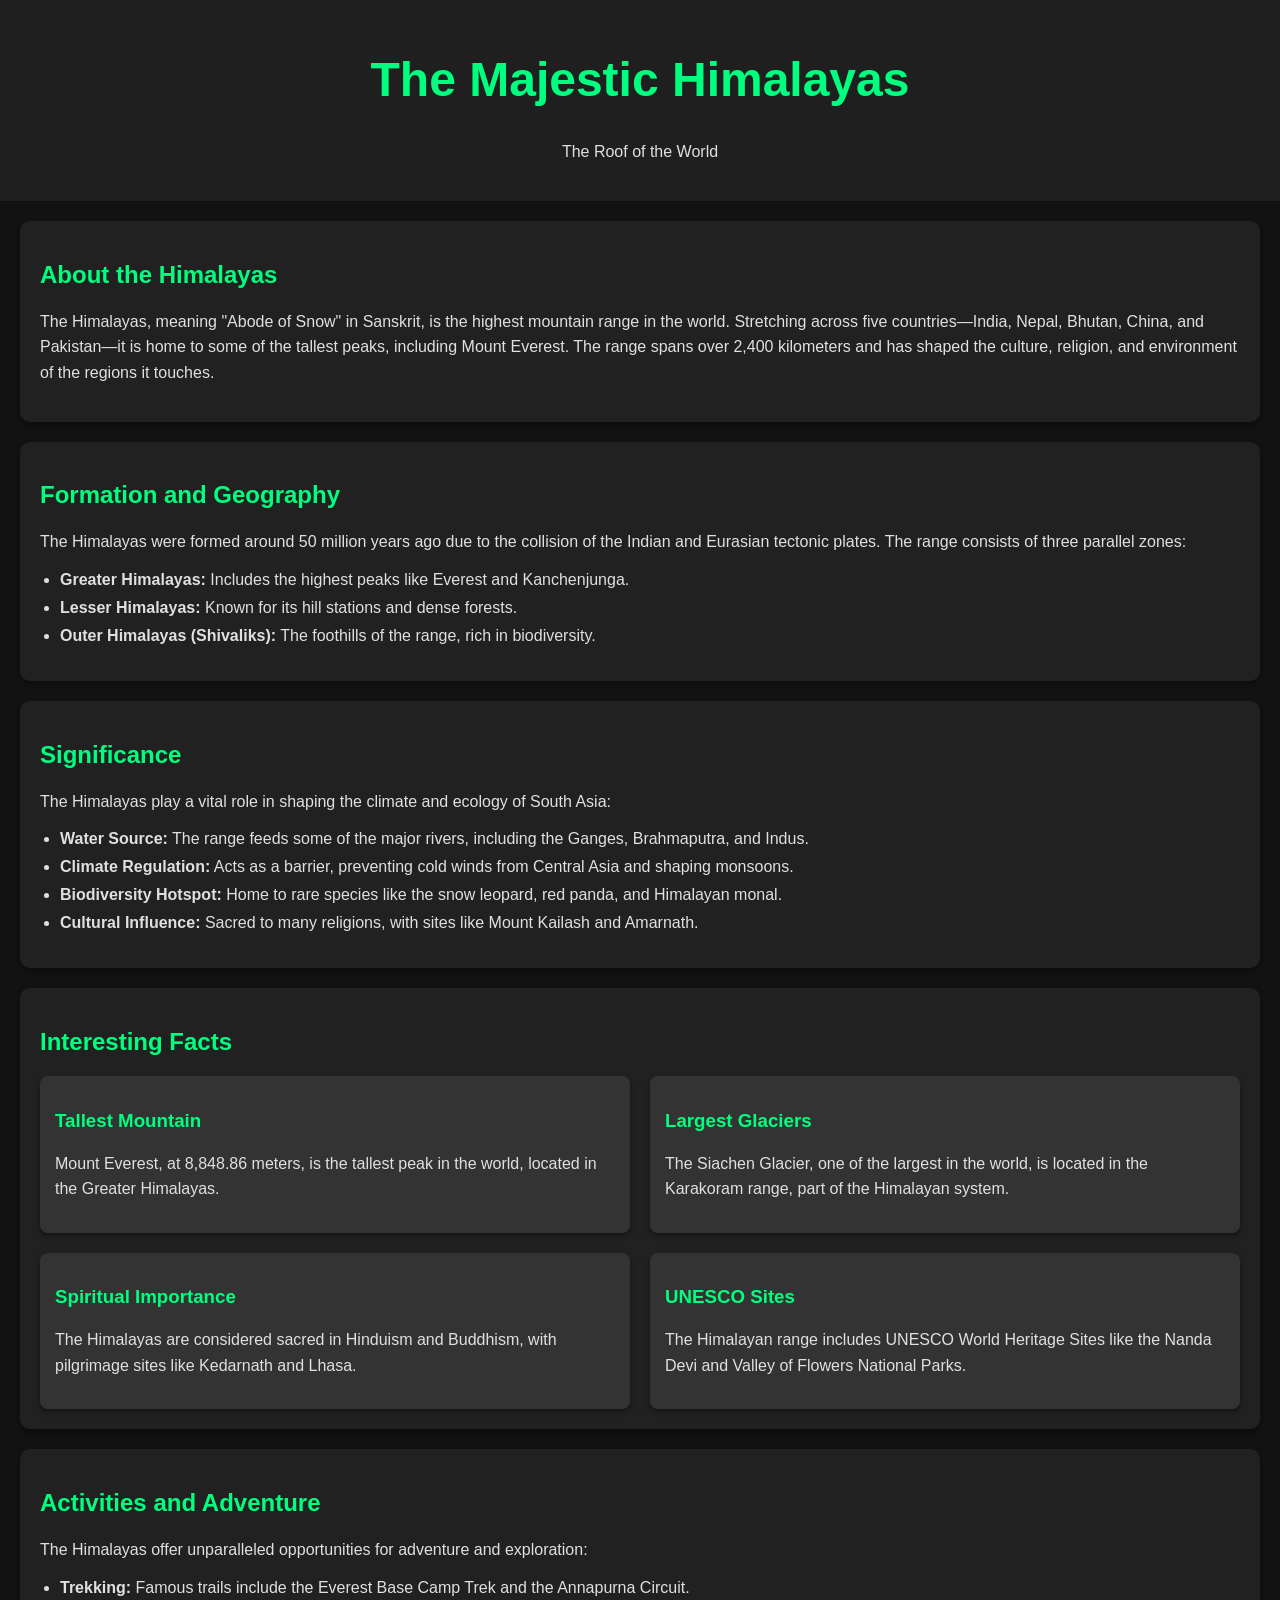
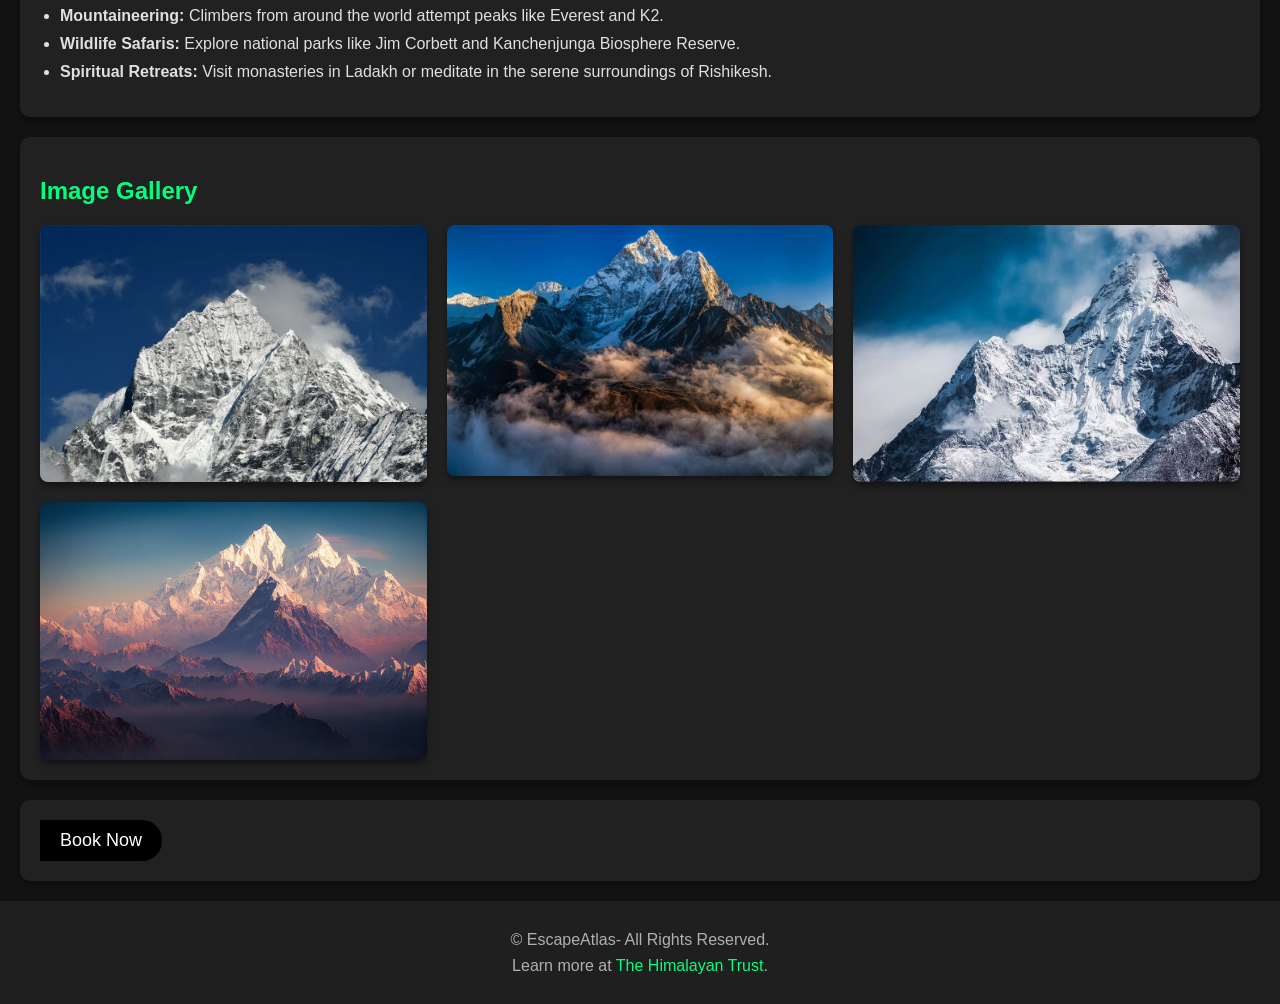
<file: himalaya.html>
<!DOCTYPE html>
<html lang="en">
<head>
    <meta charset="UTF-8">
    <meta name="viewport" content="width=device-width, initial-scale=1.0">
    <meta http-equiv="X-UA-Compatible" content="ie=edge">
    <title>The Majestic Himalayas</title>
    <link rel="icon" href="Logo.webp" type="image/x-icon">

    <style>
        body {
            font-family: 'Arial', sans-serif;
            background-color: #121212;
            color: #E0E0E0;
            margin: 0;
            padding: 0;
        }
        header {
            background-color: #1F1F1F;
            padding: 20px;
            text-align: center;
        }
        h1 {
            font-size: 3em;
            color: #00FF7F;
        }
        h2 {
            color: #00FF7F;
        }
        section {
            margin: 20px;
            padding: 20px;
            background-color: #212121;
            border-radius: 10px;
            box-shadow: 0 4px 6px rgba(0, 0, 0, 0.3);
        }
        p {
            line-height: 1.6;
        }
        ul {
            padding-left: 20px;
        }
        li {
            margin-bottom: 10px;
        }
        .facts {
            display: grid;
            grid-template-columns: 1fr 1fr;
            gap: 20px;
        }
        .fact {
            background-color: #333;
            padding: 15px;
            border-radius: 8px;
            box-shadow: 0 3px 5px rgba(0, 0, 0, 0.4);
        }
        .fact h3 {
            color: #00FF7F;
        }
        footer {
            background-color: #1F1F1F;
            padding: 10px;
            text-align: center;
            color: #B0B0B0;
        }
        footer a {
            color: #00FF7F;
            text-decoration: none;
        }
        footer a:hover {
            text-decoration: underline;
        }
        .image-gallery {
            display: grid;
            grid-template-columns: repeat(auto-fill, minmax(300px, 1fr));
            gap: 20px;
        }
        .image-gallery img {
            width: 100%;
            height: auto;
            border-radius: 8px;
            box-shadow: 0 4px 6px rgba(0, 0, 0, 0.4);
        }
        .book-now{
            position: relative;
            padding: 10px 20px;
            outline: none;
            border: none;
            background: #000;
            text-transform: capitalize;
            color: #fff;
            border-radius: 20px;
            border-top-left-radius: 0;
            border-bottom-left-radius: 0;
            font-size: 18px;
            cursor: pointer;
            overflow: hidden;
            text-decoration: none;
        }
        .book-now::before{
            content: '';
            position: absolute;
            top: -10px;
            left: -30px;
            width: 20px;
            height: 200%;
            background: #fff;
            opacity: 0.2;
            transform: rotate(5deg);
            transition: .5s;
        }
        
        .book-now:hover::before{
            left: 100%;
        }
    </style>
</head>
<body>
    <header>
        <h1>The Majestic Himalayas</h1>
        <p>The Roof of the World</p>
    </header>

    <section>
        <h2>About the Himalayas</h2>
        <p>The Himalayas, meaning "Abode of Snow" in Sanskrit, is the highest mountain range in the world. Stretching across five countries—India, Nepal, Bhutan, China, and Pakistan—it is home to some of the tallest peaks, including Mount Everest. The range spans over 2,400 kilometers and has shaped the culture, religion, and environment of the regions it touches.</p>
    </section>

    <section>
        <h2>Formation and Geography</h2>
        <p>The Himalayas were formed around 50 million years ago due to the collision of the Indian and Eurasian tectonic plates. The range consists of three parallel zones:</p>
        <ul>
            <li><strong>Greater Himalayas:</strong> Includes the highest peaks like Everest and Kanchenjunga.</li>
            <li><strong>Lesser Himalayas:</strong> Known for its hill stations and dense forests.</li>
            <li><strong>Outer Himalayas (Shivaliks):</strong> The foothills of the range, rich in biodiversity.</li>
        </ul>
    </section>

    <section>
        <h2>Significance</h2>
        <p>The Himalayas play a vital role in shaping the climate and ecology of South Asia:</p>
        <ul>
            <li><strong>Water Source:</strong> The range feeds some of the major rivers, including the Ganges, Brahmaputra, and Indus.</li>
            <li><strong>Climate Regulation:</strong> Acts as a barrier, preventing cold winds from Central Asia and shaping monsoons.</li>
            <li><strong>Biodiversity Hotspot:</strong> Home to rare species like the snow leopard, red panda, and Himalayan monal.</li>
            <li><strong>Cultural Influence:</strong> Sacred to many religions, with sites like Mount Kailash and Amarnath.</li>
        </ul>
    </section>

    <section>
        <h2>Interesting Facts</h2>
        <div class="facts">
            <div class="fact">
                <h3>Tallest Mountain</h3>
                <p>Mount Everest, at 8,848.86 meters, is the tallest peak in the world, located in the Greater Himalayas.</p>
            </div>
            <div class="fact">
                <h3>Largest Glaciers</h3>
                <p>The Siachen Glacier, one of the largest in the world, is located in the Karakoram range, part of the Himalayan system.</p>
            </div>
            <div class="fact">
                <h3>Spiritual Importance</h3>
                <p>The Himalayas are considered sacred in Hinduism and Buddhism, with pilgrimage sites like Kedarnath and Lhasa.</p>
            </div>
            <div class="fact">
                <h3>UNESCO Sites</h3>
                <p>The Himalayan range includes UNESCO World Heritage Sites like the Nanda Devi and Valley of Flowers National Parks.</p>
            </div>
        </div>
    </section>

    <section>
        <h2>Activities and Adventure</h2>
        <p>The Himalayas offer unparalleled opportunities for adventure and exploration:</p>
        <ul>
            <li><strong>Trekking:</strong> Famous trails include the Everest Base Camp Trek and the Annapurna Circuit.</li>
            <li><strong>Mountaineering:</strong> Climbers from around the world attempt peaks like Everest and K2.</li>
            <li><strong>Wildlife Safaris:</strong> Explore national parks like Jim Corbett and Kanchenjunga Biosphere Reserve.</li>
            <li><strong>Spiritual Retreats:</strong> Visit monasteries in Ladakh or meditate in the serene surroundings of Rishikesh.</li>
        </ul>
    </section>
    <section>
        <h2>Image Gallery</h2>
        <div class="image-gallery">
            <img src="himalaya1.webp" alt="">
            <img src="himalaya2.jpg" alt="">
            <img src="himalaya3.jpg" alt="">
            <img src="himalaya4.jpg" alt="">
        </div>
    </section>
    <section>
        <a href="index2.html"><button class="book-now">book now</button></a>
    </section>
    <footer>
        <p> &copy; EscapeAtlas- All Rights Reserved.<br>
        Learn more at <a href="https://www.himalayantrust.org/" target="_blank">The Himalayan Trust</a>.</p>
    </footer>
</body>
</html>
</file>
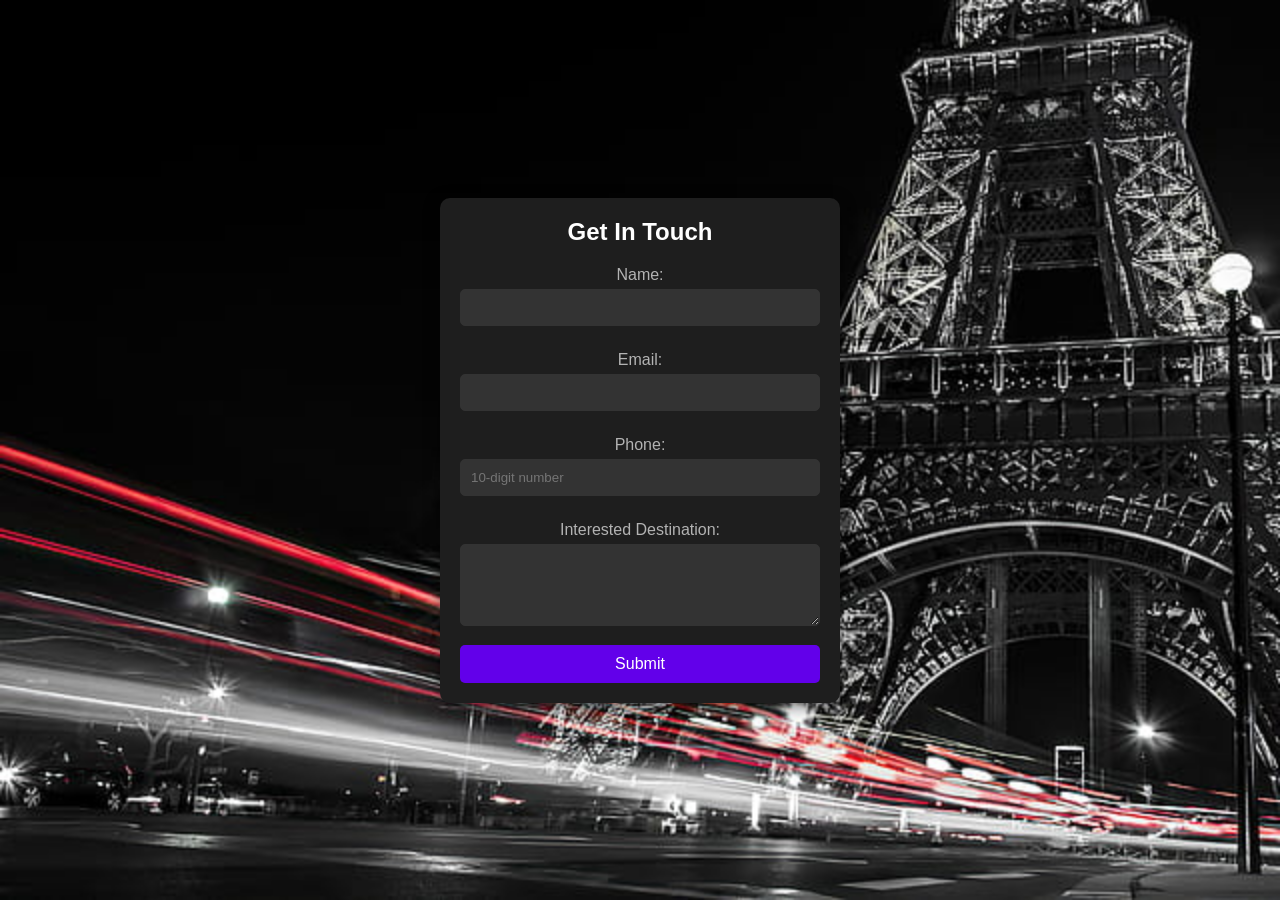
<file: index2.html>
<!DOCTYPE html>
<html lang="en">
<head>
    <meta charset="UTF-8">
    <meta name="viewport" content="width=device-width, initial-scale=1.0">
    <title>Inquiry Form</title>
    <link rel="stylesheet" href="style2.css">
    <link rel="icon" href="Logo.webp" type="image/x-icon">

</head>
<body>
    <div class="container">
        <h2>Get In Touch</h2>
        <form id="inquiryForm" onsubmit="return validateForm()" netlify>
            
            <label for="name">Name:</label>
            <input type="text" id="name" name="name" required>

            <label for="email">Email:</label>
            <input type="email" id="email" name="email" required>

            <label for="phone">Phone:</label>
            <input type="tel" id="phone" name="phone" pattern="[0-9]{10}" placeholder="10-digit number">

            <label for="message">Interested Destination:</label>
            <textarea id="Interested Destination" name="message" rows="4" required></textarea>

            <button type="submit">Submit</button>
            <p id="successMessage" style="display: none;">Thank you! Your inquiry has been submitted.</p>
        </form>
    </div>

    <script>
        function validateForm() {
            const name = document.getElementById("name").value;
            const email = document.getElementById("email").value;
            const phone = document.getElementById("phone").value;
            const message = document.getElementById("message").value;
        
            // Basic validation
            if (name === "" || email === "" || message === "") {
                alert("Please fill out all required fields.");
                return false;
            }
        
            // Display success message
            document.getElementById("successMessage").style.display = "block";
        
            // Clear form fields
            document.getElementById("inquiryForm").reset();
            return false;  // Prevents form submission for demo purposes
        }
    </script>
</body>
</html>
</file>
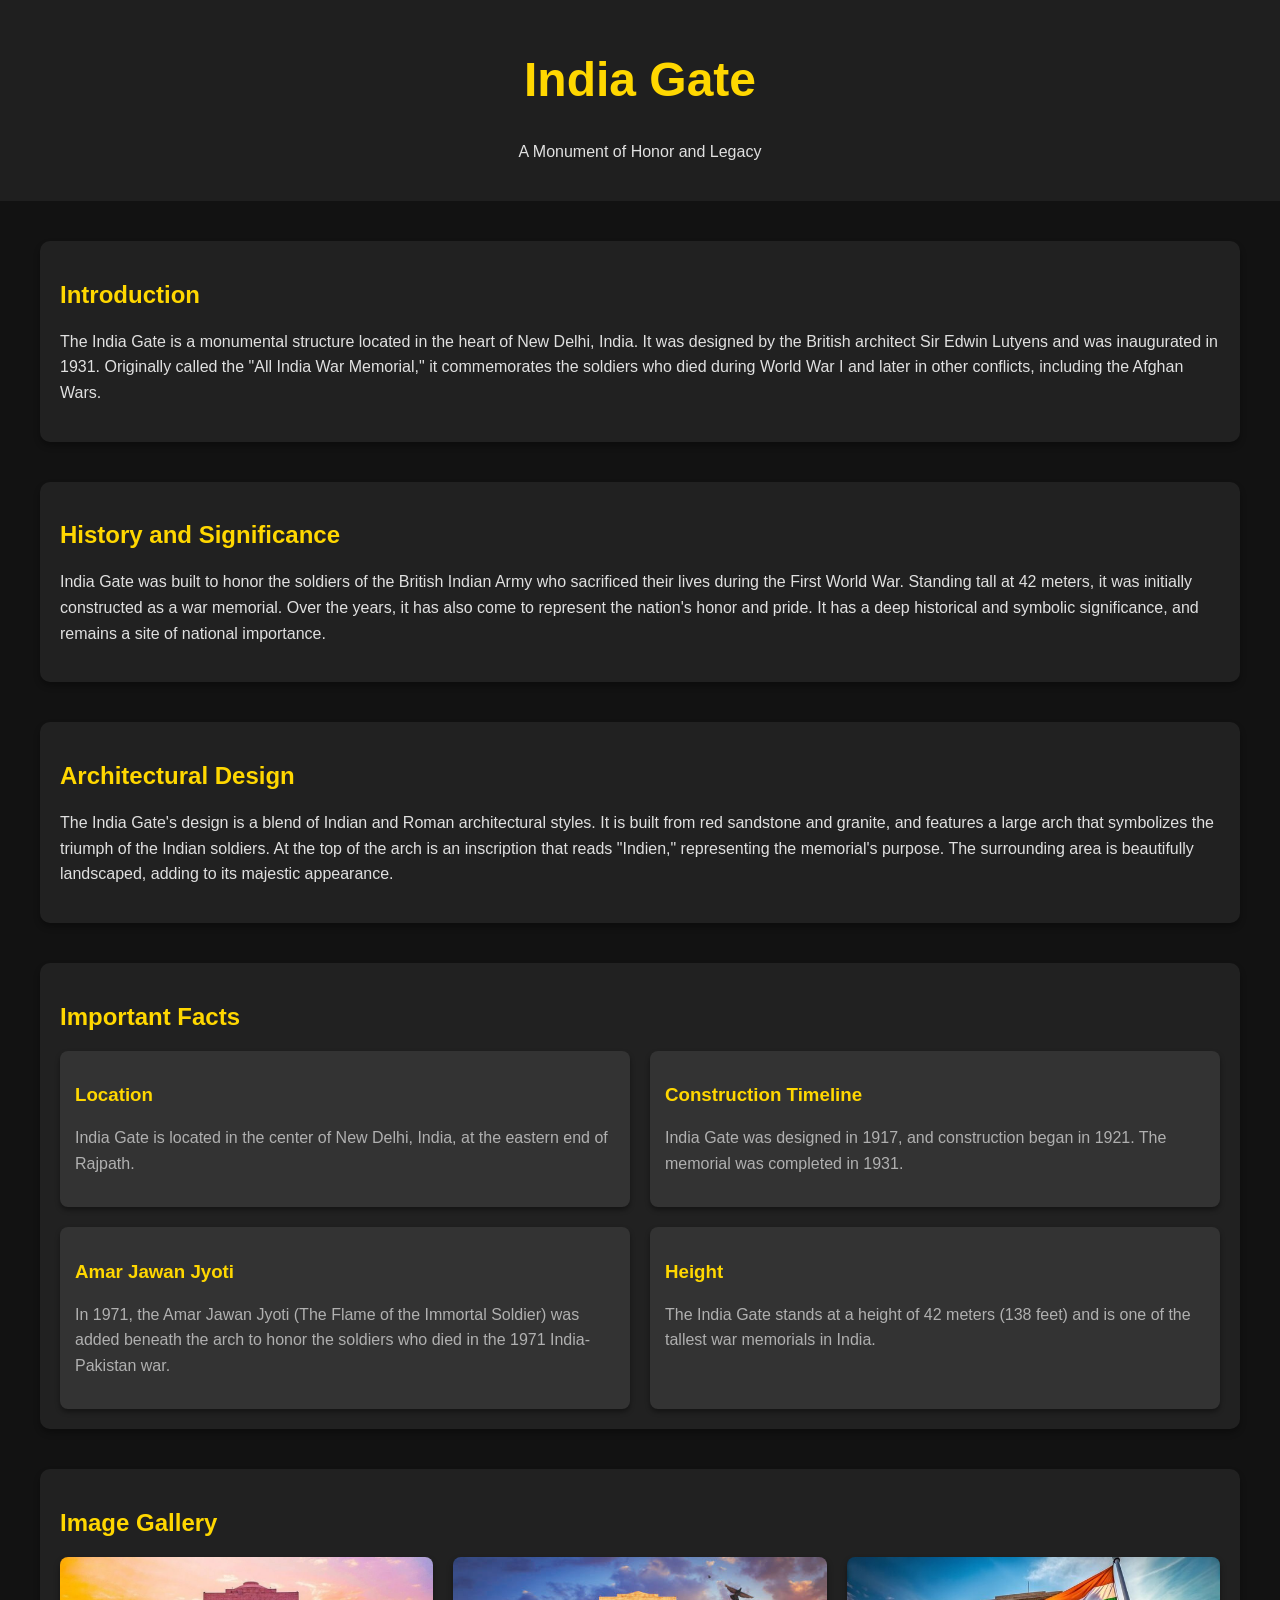
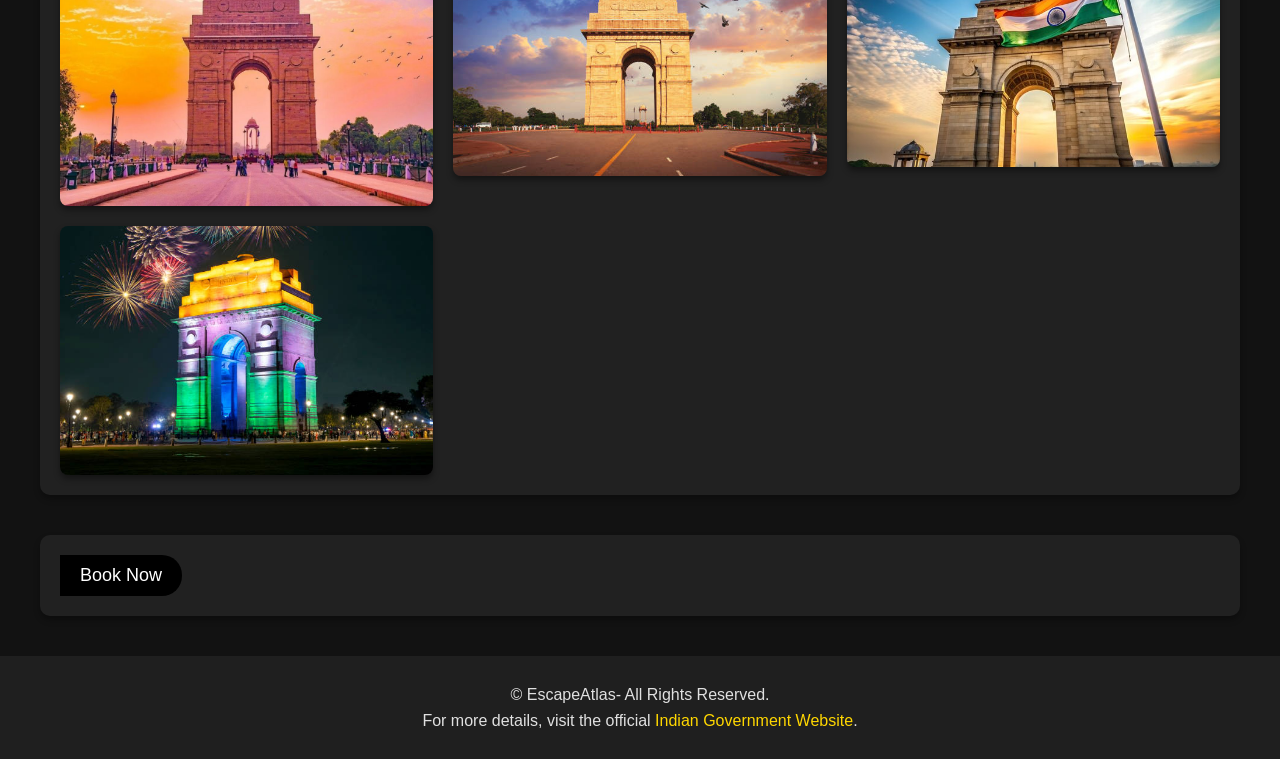
<file: Indiagate.html>
<!DOCTYPE html>
<html lang="en">
<head>
    <meta charset="UTF-8">
    <meta name="viewport" content="width=device-width, initial-scale=1.0">
    <meta http-equiv="X-UA-Compatible" content="ie=edge">
    <title>India Gate</title>
    <link rel="icon" href="Logo.webp" type="image/x-icon">

    <style>
        body {
            font-family: 'Arial', sans-serif;
            background-color: #121212;
            color: #E0E0E0;
            margin: 0;
            padding: 0;
        }
        header {
            background-color: #1F1F1F;
            padding: 20px;
            text-align: center;
        }
        h1 {
            font-size: 3em;
            color: #FFD700;
        }
        section {
            margin: 40px;
            padding: 20px;
            background-color: #212121;
            border-radius: 10px;
            box-shadow: 0 4px 6px rgba(0, 0, 0, 0.3);
        }
        h2 {
            color: #FFD700;
        }
        p {
            line-height: 1.6;
            color: #E0E0E0;
        }
        .facts {
            display: grid;
            grid-template-columns: 1fr 1fr;
            gap: 20px;
        }
        .fact {
            background-color: #333;
            padding: 15px;
            border-radius: 8px;
            box-shadow: 0 3px 5px rgba(0, 0, 0, 0.4);
        }
        .fact h3 {
            color: #FFD700;
        }
        .fact p {
            color: #B0B0B0;
        }
        footer {
            background-color: #1F1F1F;
            padding: 10px;
            text-align: center;
            color: #B0B0B0;
        }
        footer a {
            color: #FFD700;
            text-decoration: none;
        }
        footer a:hover {
            text-decoration: underline;
        }
        .image-gallery {
            display: grid;
            grid-template-columns: repeat(auto-fill, minmax(300px, 1fr));
            gap: 20px;
        }
        .image-gallery img {
            width: 100%;
            height: auto;
            border-radius: 8px;
            box-shadow: 0 4px 6px rgba(0, 0, 0, 0.4);
        }
        .book-now{
            position: relative;
            padding: 10px 20px;
            outline: none;
            border: none;
            background: #000;
            text-transform: capitalize;
            color: #fff;
            border-radius: 20px;
            border-top-left-radius: 0;
            border-bottom-left-radius: 0;
            font-size: 18px;
            cursor: pointer;
            overflow: hidden;
            text-decoration: none;
        }
        .book-now::before{
            content: '';
            position: absolute;
            top: -10px;
            left: -30px;
            width: 20px;
            height: 200%;
            background: #fff;
            opacity: 0.2;
            transform: rotate(5deg);
            transition: .5s;
        }
        
        .book-now:hover::before{
            left: 100%;
        }
    </style>
</head>
<body>
    <header>
        <h1>India Gate</h1>
        <p>A Monument of Honor and Legacy</p>
    </header>

    <section>
        <h2>Introduction</h2>
        <p>The India Gate is a monumental structure located in the heart of New Delhi, India. It was designed by the British architect Sir Edwin Lutyens and was inaugurated in 1931. Originally called the "All India War Memorial," it commemorates the soldiers who died during World War I and later in other conflicts, including the Afghan Wars.</p>
    </section>

    <section>
        <h2>History and Significance</h2>
        <p>India Gate was built to honor the soldiers of the British Indian Army who sacrificed their lives during the First World War. Standing tall at 42 meters, it was initially constructed as a war memorial. Over the years, it has also come to represent the nation's honor and pride. It has a deep historical and symbolic significance, and remains a site of national importance.</p>
    </section>

    <section>
        <h2>Architectural Design</h2>
        <p>The India Gate's design is a blend of Indian and Roman architectural styles. It is built from red sandstone and granite, and features a large arch that symbolizes the triumph of the Indian soldiers. At the top of the arch is an inscription that reads "Indien," representing the memorial's purpose. The surrounding area is beautifully landscaped, adding to its majestic appearance.</p>
    </section>

    <section>
        <h2>Important Facts</h2>
        <div class="facts">
            <div class="fact">
                <h3>Location</h3>
                <p>India Gate is located in the center of New Delhi, India, at the eastern end of Rajpath.</p>
            </div>
            <div class="fact">
                <h3>Construction Timeline</h3>
                <p>India Gate was designed in 1917, and construction began in 1921. The memorial was completed in 1931.</p>
            </div>
            <div class="fact">
                <h3>Amar Jawan Jyoti</h3>
                <p>In 1971, the Amar Jawan Jyoti (The Flame of the Immortal Soldier) was added beneath the arch to honor the soldiers who died in the 1971 India-Pakistan war.</p>
            </div>
            <div class="fact">
                <h3>Height</h3>
                <p>The India Gate stands at a height of 42 meters (138 feet) and is one of the tallest war memorials in India.</p>
            </div>
        </div>
    </section>
    <section>
        <h2>Image Gallery</h2>
        <div class="image-gallery">
            <img src="indiagate1.jpg" alt="">
            <img src="indiagate2.jpg" alt="">
            <img src="indiagate3.jpg" alt="">
            <img src="indiagate4.jpg" alt="">
        </div>
    </section>
    <section>
        <a href="index2.html"><button class="book-now">book now</button></a>
    </section>
    <footer>
        <p>&copy; EscapeAtlas- All Rights Reserved. <br>
        For more details, visit the official <a href="https://www.india.gov.in/" target="_blank">Indian Government Website</a>.</p>
    </footer>
</body>
</html>
</file>
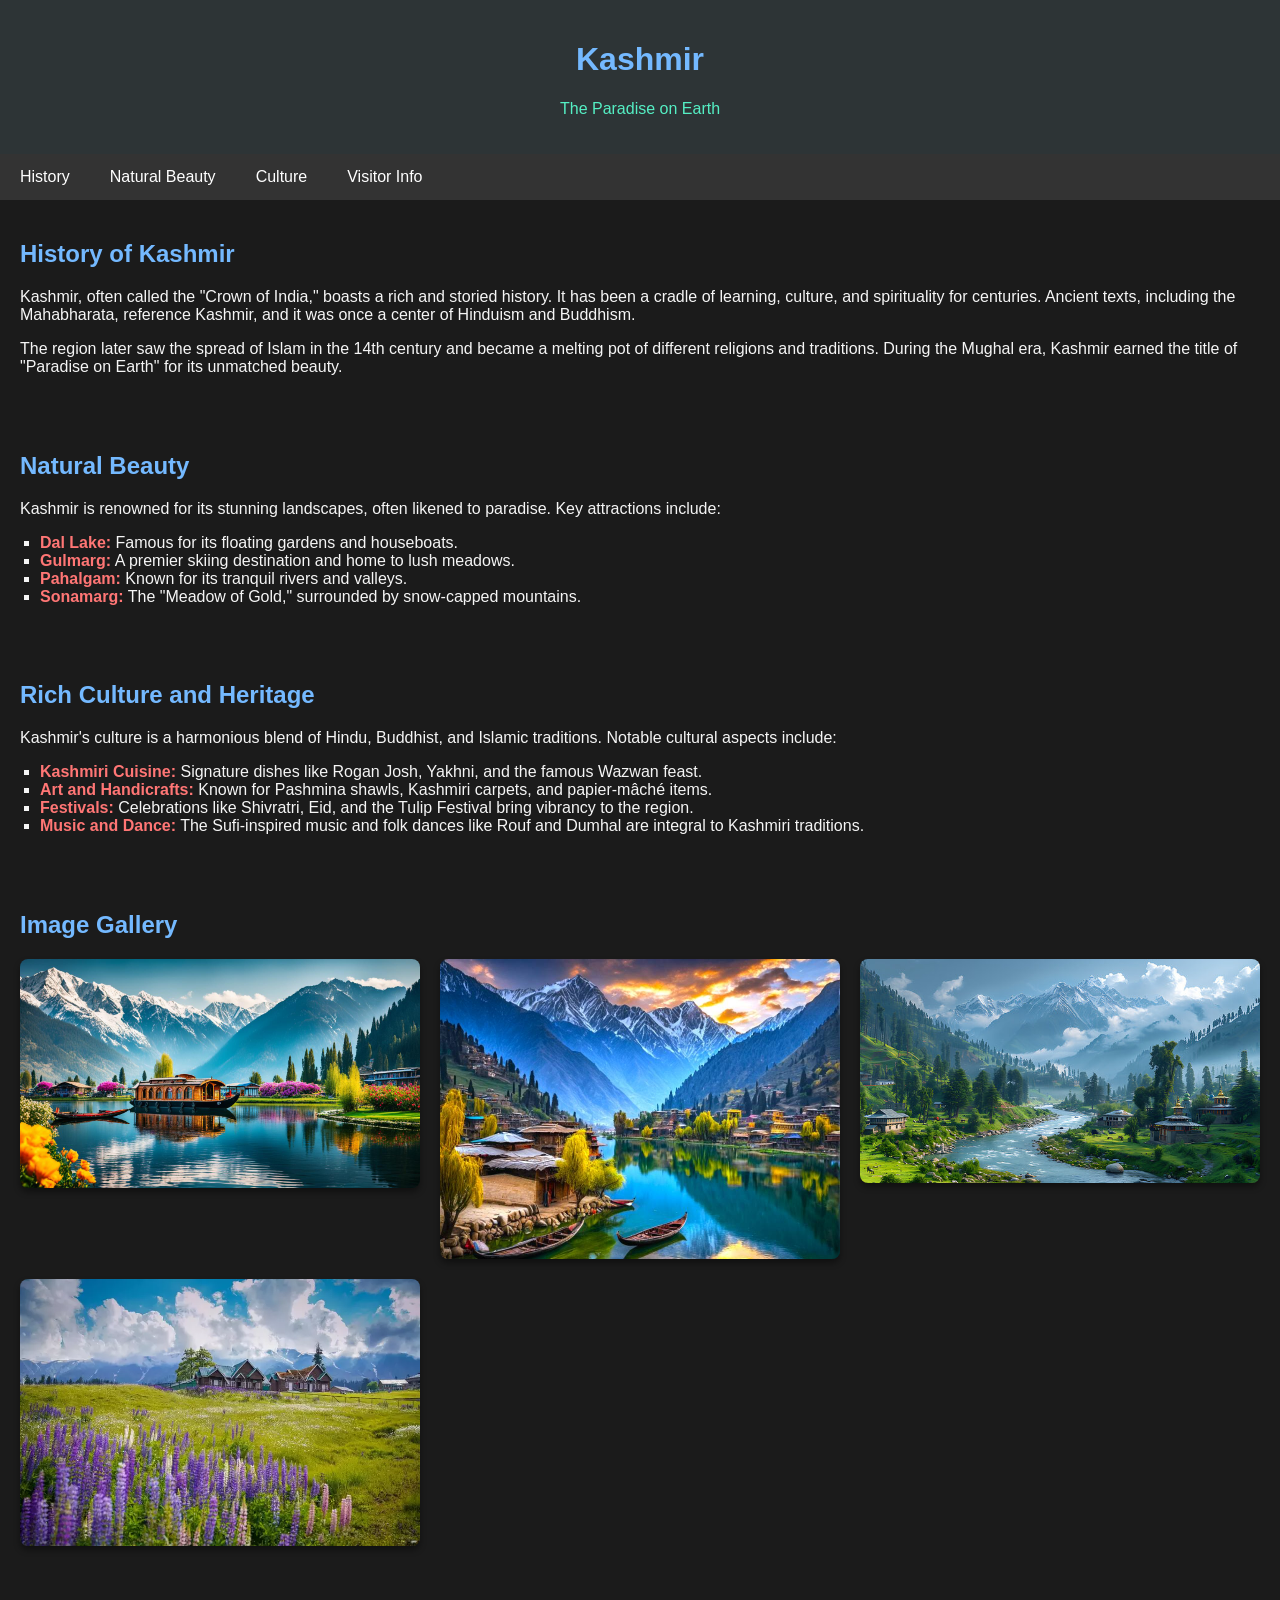
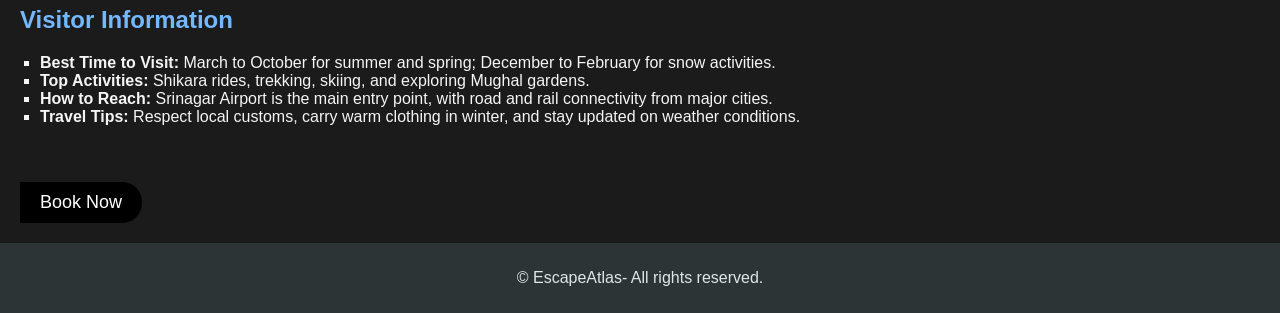
<file: kashmir.html>
<!DOCTYPE html>
<html lang="en">
<head>
    <meta charset="UTF-8">
    <meta name="viewport" content="width=device-width, initial-scale=1.0">
    <meta name="description" content="Discover the enchanting beauty, rich history, and vibrant culture of Kashmir, the paradise on Earth.">
    <title>Kashmir - The Paradise on Earth</title>
    <link rel="icon" href="Logo.webp" type="image/x-icon">

    <style>
        body {
            font-family: 'Arial', sans-serif;
            margin: 0;
            padding: 0;
            background-color: #1b1b1b;
            color: #f5f5f5;
        }
        header {
            background-color: #2d3436;
            color: #55efc4;
            text-align: center;
            padding: 20px;
        }
        nav {
            background-color: #333;
            overflow: hidden;
        }
        nav a {
            float: left;
            display: block;
            color: #fff;
            text-align: center;
            padding: 14px 20px;
            text-decoration: none;
        }
        nav a:hover {
            background-color: #444;
        }
        section {
            padding: 20px;
        }
        h1, h2, h3 {
            color: #74b9ff;
        }
        ul {
            list-style-type: square;
            padding-left: 20px;
        }
        footer {
            background-color: #2d3436;
            color: #dfe6e9;
            text-align: center;
            padding: 10px;
        }
        .highlight {
            color: #ff7675;
        }
        .image-gallery {
            display: grid;
            grid-template-columns: repeat(auto-fill, minmax(300px, 1fr));
            gap: 20px;
        }
        .image-gallery img {
            width: 100%;
            height: auto;
            border-radius: 8px;
            box-shadow: 0 4px 6px rgba(0, 0, 0, 0.4);
        }
        .book-now{
            position: relative;
            padding: 10px 20px;
            outline: none;
            border: none;
            background: #000;
            text-transform: capitalize;
            color: #fff;
            border-radius: 20px;
            border-top-left-radius: 0;
            border-bottom-left-radius: 0;
            font-size: 18px;
            cursor: pointer;
            overflow: hidden;
            text-decoration: none;
        }
        .book-now::before{
            content: '';
            position: absolute;
            top: -10px;
            left: -30px;
            width: 20px;
            height: 200%;
            background: #fff;
            opacity: 0.2;
            transform: rotate(5deg);
            transition: .5s;
        }
        
        .book-now:hover::before{
            left: 100%;
        }
    </style>
</head>
<body>
    <header>
        <h1>Kashmir</h1>
        <p>The Paradise on Earth</p>
    </header>
    <nav>
        <a href="#history">History</a>
        <a href="#beauty">Natural Beauty</a>
        <a href="#culture">Culture</a>
        <a href="#visitor-info">Visitor Info</a>
    </nav>
    <section id="history">
        <h2>History of Kashmir</h2>
        <p>
            Kashmir, often called the "Crown of India," boasts a rich and storied history. It has been a cradle of learning, culture, and spirituality for centuries. Ancient texts, including the Mahabharata, reference Kashmir, and it was once a center of Hinduism and Buddhism.
        </p>
        <p>
            The region later saw the spread of Islam in the 14th century and became a melting pot of different religions and traditions. During the Mughal era, Kashmir earned the title of "Paradise on Earth" for its unmatched beauty.
        </p>
    </section>
    <section id="beauty">
        <h2>Natural Beauty</h2>
        <p>
            Kashmir is renowned for its stunning landscapes, often likened to paradise. Key attractions include:
        </p>
        <ul>
            <li><strong><span class="highlight">Dal Lake:</span></strong> Famous for its floating gardens and houseboats.</li>
            <li><strong><span class="highlight">Gulmarg:</span></strong> A premier skiing destination and home to lush meadows.</li>
            <li><strong><span class="highlight">Pahalgam:</span></strong> Known for its tranquil rivers and valleys.</li>
            <li><strong><span class="highlight">Sonamarg:</span></strong> The "Meadow of Gold," surrounded by snow-capped mountains.</li>
        </ul>
    </section>
    <section id="culture">
        <h2>Rich Culture and Heritage</h2>
        <p>
            Kashmir's culture is a harmonious blend of Hindu, Buddhist, and Islamic traditions. Notable cultural aspects include:
        </p>
        <ul>
            <li><strong><span class="highlight">Kashmiri Cuisine:</span></strong> Signature dishes like Rogan Josh, Yakhni, and the famous Wazwan feast.</li>
            <li><strong><span class="highlight">Art and Handicrafts:</span></strong> Known for Pashmina shawls, Kashmiri carpets, and papier-mâché items.</li>
            <li><strong><span class="highlight">Festivals:</span></strong> Celebrations like Shivratri, Eid, and the Tulip Festival bring vibrancy to the region.</li>
            <li><strong><span class="highlight">Music and Dance:</span></strong> The Sufi-inspired music and folk dances like Rouf and Dumhal are integral to Kashmiri traditions.</li>
        </ul>
    </section>
    <section>
        <h2>Image Gallery</h2>
        <div class="image-gallery">
            <img src="Kashmir1.jpg" alt="">
            <img src="kashmir2.jpg" alt="">
            <img src="kashmir3.jpg" alt="">
            <img src="kashmir4.webp" alt="">
        </div>
    </section>
    <section id="visitor-info">
        <h2>Visitor Information</h2>
        <ul>
            <li><strong>Best Time to Visit:</strong> March to October for summer and spring; December to February for snow activities.</li>
            <li><strong>Top Activities:</strong> Shikara rides, trekking, skiing, and exploring Mughal gardens.</li>
            <li><strong>How to Reach:</strong> Srinagar Airport is the main entry point, with road and rail connectivity from major cities.</li>
            <li><strong>Travel Tips:</strong> Respect local customs, carry warm clothing in winter, and stay updated on weather conditions.</li>
        </ul>
    </section>
    <section>
        <a href="index2.html"><button class="book-now">book now</button></a>
    </section>
    <footer>
        <p>&copy; EscapeAtlas- All rights reserved.</p>
    </footer>
</body>
</html>
</file>
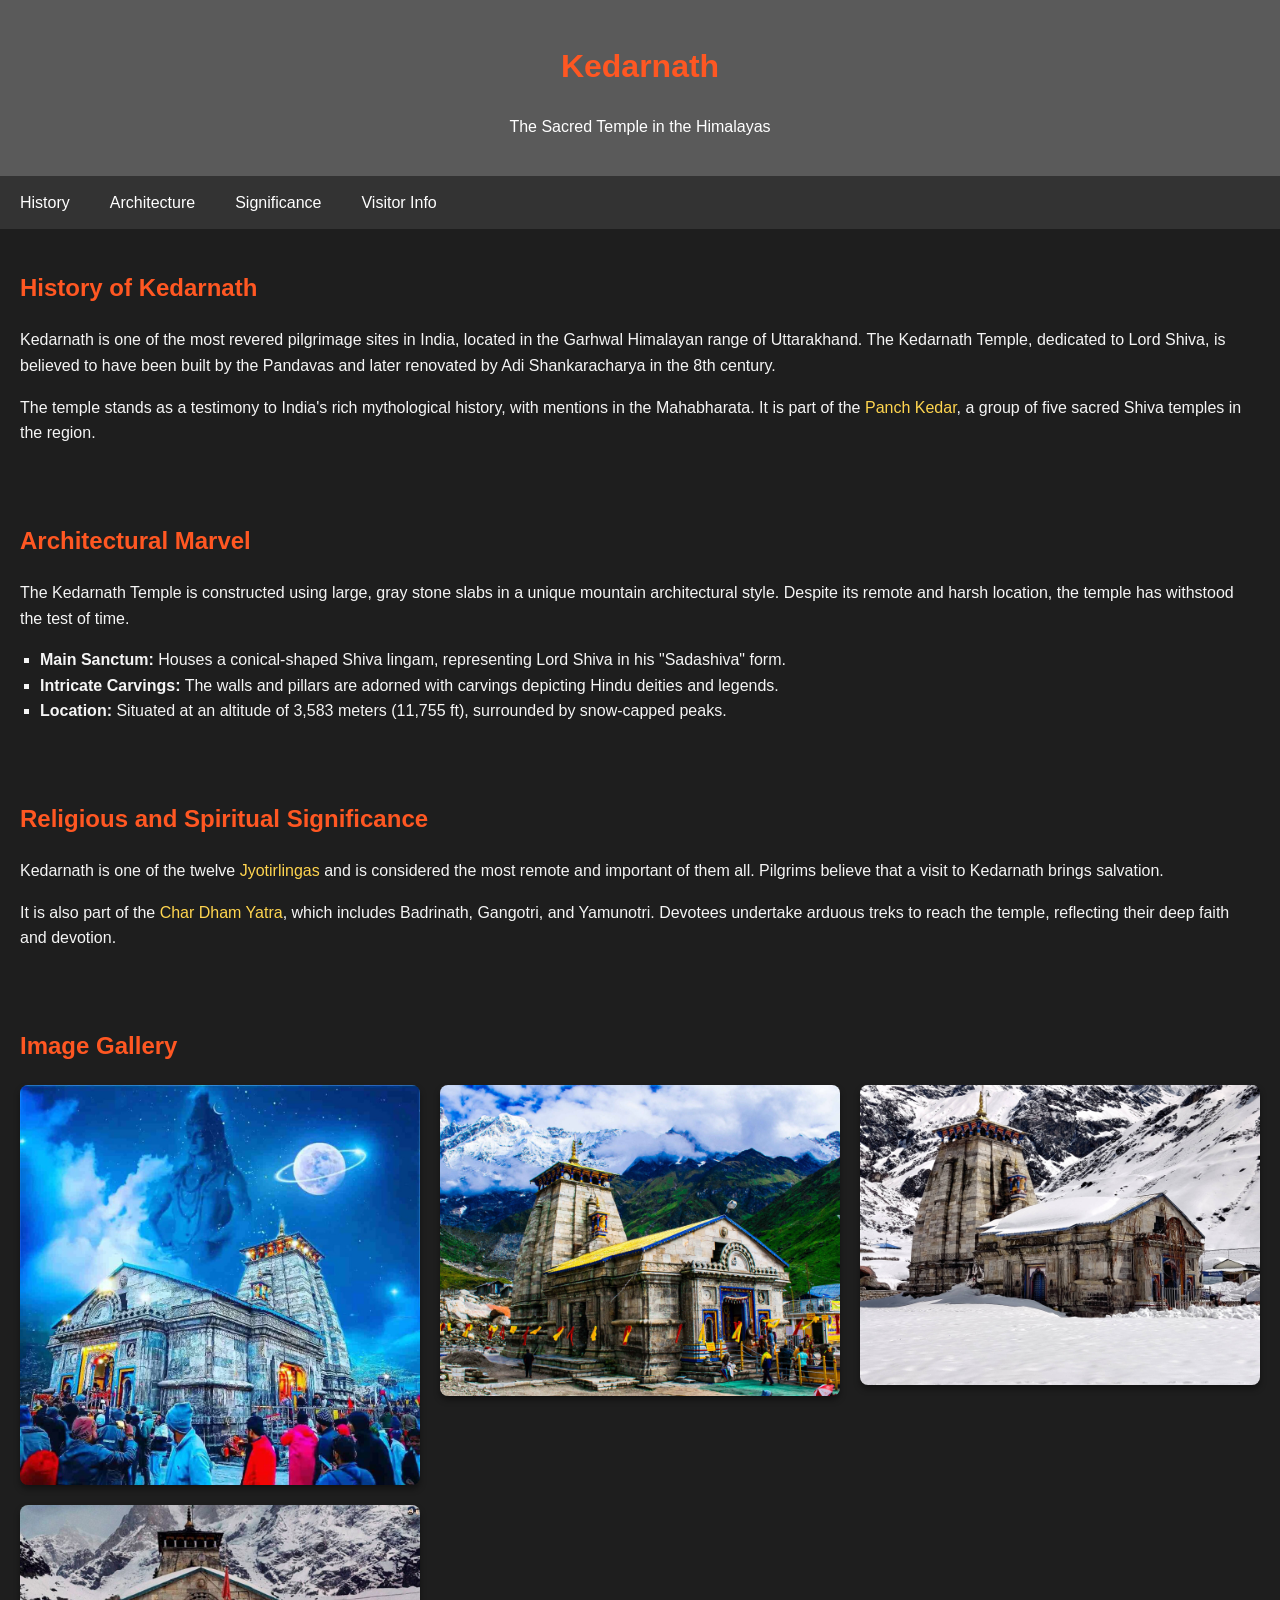
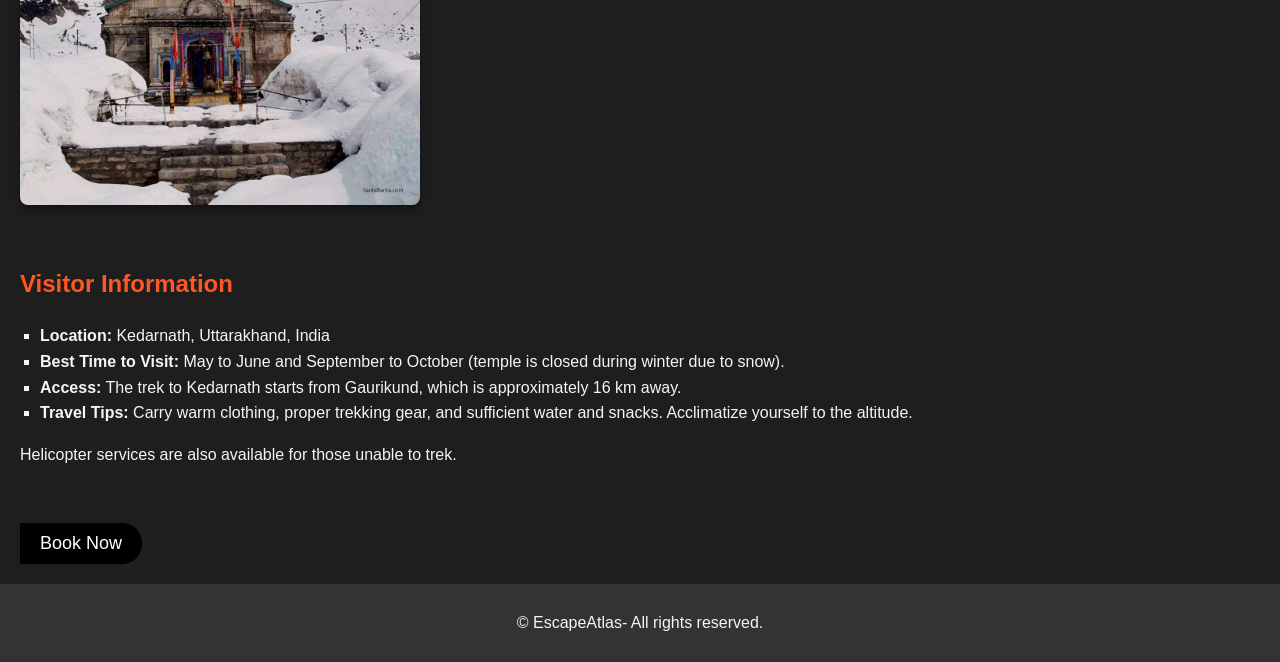
<file: kedarnath.html>
<!DOCTYPE html>
<html lang="en">
<head>
    <meta charset="UTF-8">
    <meta name="viewport" content="width=device-width, initial-scale=1.0">
    <meta name="description" content="Explore Kedarnath, a sacred temple town in the Himalayas, known for its history, spirituality, and natural beauty.">
    <title>Kedarnath - The Sacred Temple Town</title>
    <link rel="icon" href="Logo.webp" type="image/x-icon">

    <style>
        body {
            font-family: 'Arial', sans-serif;
            line-height: 1.6;
            margin: 0;
            padding: 0;
            background-color: #1e1e1e;
            color: #f5f5f5;
        }
        header {
            background-color: #5a5a5a;
            color: #fff;
            padding: 20px;
            text-align: center;
        }
        nav {
            background-color: #333333;
            overflow: hidden;
        }
        nav a {
            float: left;
            display: block;
            color: #ffffff;
            text-align: center;
            padding: 14px 20px;
            text-decoration: none;
        }
        nav a:hover {
            background-color: #575757;
        }
        section {
            padding: 20px;
        }
        h1, h2, h3 {
            color: #ff5722;
        }
        ul {
            list-style-type: square;
            padding-left: 20px;
        }
        footer {
            text-align: center;
            padding: 10px;
            background-color: #333333;
            color: #f5f5f5;
        }
        .highlight {
            color: #ffd54f;
        }
        .image-gallery {
            display: grid;
            grid-template-columns: repeat(auto-fill, minmax(300px, 1fr));
            gap: 20px;
        }
        .image-gallery img {
            width: 100%;
            height: auto;
            border-radius: 8px;
            box-shadow: 0 4px 6px rgba(0, 0, 0, 0.4);
        }
        .book-now{
            position: relative;
            padding: 10px 20px;
            outline: none;
            border: none;
            background: #000;
            text-transform: capitalize;
            color: #fff;
            border-radius: 20px;
            border-top-left-radius: 0;
            border-bottom-left-radius: 0;
            font-size: 18px;
            cursor: pointer;
            overflow: hidden;
            text-decoration: none;
        }
        .book-now::before{
            content: '';
            position: absolute;
            top: -10px;
            left: -30px;
            width: 20px;
            height: 200%;
            background: #fff;
            opacity: 0.2;
            transform: rotate(5deg);
            transition: .5s;
        }
        
        .book-now:hover::before{
            left: 100%;
        }
    </style>
</head>
<body>
    <header>
        <h1>Kedarnath</h1>
        <p>The Sacred Temple in the Himalayas</p>
    </header>
    <nav>
        <a href="#history">History</a>
        <a href="#architecture">Architecture</a>
        <a href="#significance">Significance</a>
        <a href="#visitor-info">Visitor Info</a>
    </nav>
    <section id="history">
        <h2>History of Kedarnath</h2>
        <p>
            Kedarnath is one of the most revered pilgrimage sites in India, located in the Garhwal Himalayan range of Uttarakhand. The Kedarnath Temple, dedicated to Lord Shiva, is believed to have been built by the Pandavas and later renovated by Adi Shankaracharya in the 8th century.
        </p>
        <p>
            The temple stands as a testimony to India's rich mythological history, with mentions in the Mahabharata. It is part of the <span class="highlight">Panch Kedar</span>, a group of five sacred Shiva temples in the region.
        </p>
    </section>
    <section id="architecture">
        <h2>Architectural Marvel</h2>
        <p>
            The Kedarnath Temple is constructed using large, gray stone slabs in a unique mountain architectural style. Despite its remote and harsh location, the temple has withstood the test of time.
        </p>
        <ul>
            <li><strong>Main Sanctum:</strong> Houses a conical-shaped Shiva lingam, representing Lord Shiva in his "Sadashiva" form.</li>
            <li><strong>Intricate Carvings:</strong> The walls and pillars are adorned with carvings depicting Hindu deities and legends.</li>
            <li><strong>Location:</strong> Situated at an altitude of 3,583 meters (11,755 ft), surrounded by snow-capped peaks.</li>
        </ul>
    </section>
    <section id="significance">
        <h2>Religious and Spiritual Significance</h2>
        <p>
            Kedarnath is one of the twelve <span class="highlight">Jyotirlingas</span> and is considered the most remote and important of them all. Pilgrims believe that a visit to Kedarnath brings salvation.
        </p>
        <p>
            It is also part of the <span class="highlight">Char Dham Yatra</span>, which includes Badrinath, Gangotri, and Yamunotri. Devotees undertake arduous treks to reach the temple, reflecting their deep faith and devotion.
        </p>
    </section>
    <section>
        <h2>Image Gallery</h2>
        <div class="image-gallery">
            <img src="kedarnath6.jpg" alt="">
            <img src="kedarnath2.jpg" alt="">
            <img src="kedarnath3.jpg" alt="">
            <img src="kedarnath4.jpg" alt="">
        </div>
    </section>
    <section id="visitor-info">
        <h2>Visitor Information</h2>
        <ul>
            <li><strong>Location:</strong> Kedarnath, Uttarakhand, India</li>
            <li><strong>Best Time to Visit:</strong> May to June and September to October (temple is closed during winter due to snow).</li>
            <li><strong>Access:</strong> The trek to Kedarnath starts from Gaurikund, which is approximately 16 km away.</li>
            <li><strong>Travel Tips:</strong> Carry warm clothing, proper trekking gear, and sufficient water and snacks. Acclimatize yourself to the altitude.</li>
        </ul>
        <p>
            Helicopter services are also available for those unable to trek.
        </p>
    </section>
    <section>
        <a href="index2.html"><button class="book-now">book now</button></a>
    </section>
    <footer>
    <p>&copy; EscapeAtlas- All rights reserved.</p></footer>
</body>
</html>
</file>
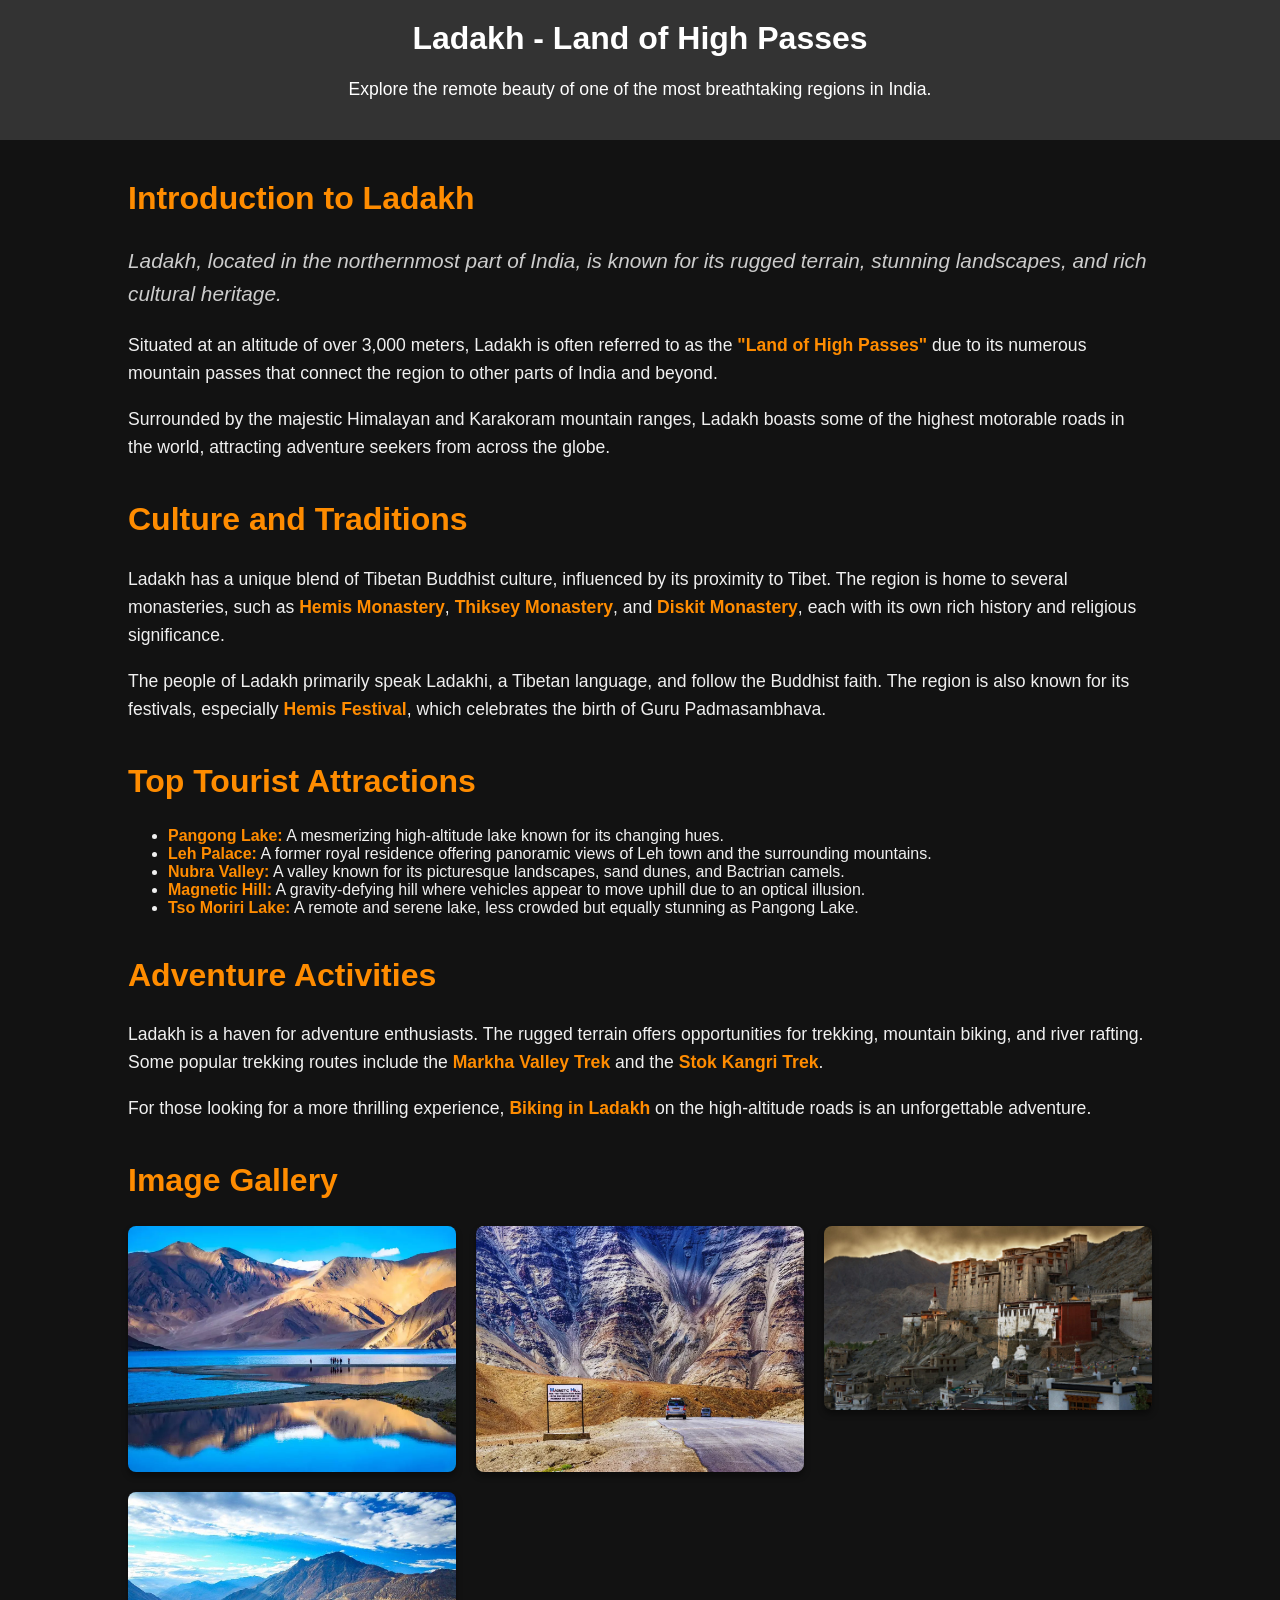
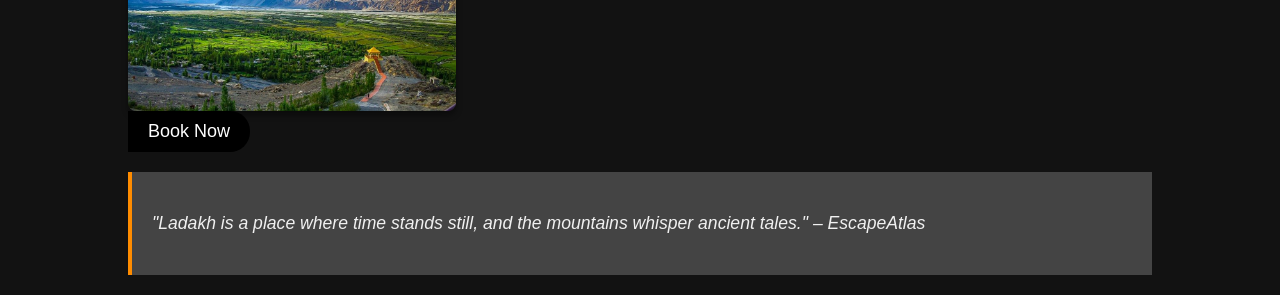
<file: ladakh.html>
<!DOCTYPE html>
<html lang="en">
<head>
    <meta charset="UTF-8">
    <meta name="viewport" content="width=device-width, initial-scale=1.0">
    <title>Ladakh - Land of High Passes</title>
    <link rel="icon" href="Logo.webp" type="image/x-icon">

    <style>
        body {
            font-family: 'Arial', sans-serif;
            background-color: #121212;
            color: #f0f0f0;
            margin: 0;
            padding: 0;
        }
        header {
            background-color: #333;
            color: #fff;
            padding: 20px;
            text-align: center;
        }
        header h1 {
            margin: 0;
        }
        .container {
            width: 80%;
            margin: 20px auto;
        }
        h2 {
            color: #ff8c00;
            font-size: 2em;
            margin-top: 40px;
        }
        p {
            line-height: 1.6;
            font-size: 1.1em;
        }
        .intro {
            font-size: 1.3em;
            font-style: italic;
            color: #ccc;
        }
        .highlight {
            color: #ff8c00;
            font-weight: bold;
        }
        footer {
            background-color: #333;
            color: #fff;
            text-align: center;
            padding: 20px;
            position: fixed;
            width: 100%;
            bottom: 0;
        }
        .image-gallery {
            display: grid;
            grid-template-columns: repeat(auto-fill, minmax(300px, 1fr));
            gap: 20px;
        }
        .image-gallery img {
            width: 100%;
            height: auto;
            border-radius: 8px;
            box-shadow: 0 4px 6px rgba(0, 0, 0, 0.4);
        }
        .quote {
            background-color: #444;
            border-left: 4px solid #ff8c00;
            padding: 20px;
            margin: 20px 0;
            font-style: italic;
        }
        .book-now{
            position: relative;
            padding: 10px 20px;
            outline: none;
            border: none;
            background: #000;
            text-transform: capitalize;
            color: #fff;
            border-radius: 20px;
            border-top-left-radius: 0;
            border-bottom-left-radius: 0;
            font-size: 18px;
            cursor: pointer;
            overflow: hidden;
            text-decoration: none;
        }
        .book-now::before{
            content: '';
            position: absolute;
            top: -10px;
            left: -30px;
            width: 20px;
            height: 200%;
            background: #fff;
            opacity: 0.2;
            transform: rotate(5deg);
            transition: .5s;
        }
        
        .book-now:hover::before{
            left: 100%;
        }
    </style>
</head>
<body>
    <header>
        <h1>Ladakh - Land of High Passes</h1>
        <p>Explore the remote beauty of one of the most breathtaking regions in India.</p>
    </header>

    <div class="container">
        <section>
            <h2>Introduction to Ladakh</h2>
            <p class="intro">Ladakh, located in the northernmost part of India, is known for its rugged terrain, stunning landscapes, and rich cultural heritage.</p>
            <p>Situated at an altitude of over 3,000 meters, Ladakh is often referred to as the <span class="highlight">"Land of High Passes"</span> due to its numerous mountain passes that connect the region to other parts of India and beyond.</p>
            <p>Surrounded by the majestic Himalayan and Karakoram mountain ranges, Ladakh boasts some of the highest motorable roads in the world, attracting adventure seekers from across the globe.</p>
        </section>

        <section>
            <h2>Culture and Traditions</h2>
            <p>Ladakh has a unique blend of Tibetan Buddhist culture, influenced by its proximity to Tibet. The region is home to several monasteries, such as <span class="highlight">Hemis Monastery</span>, <span class="highlight">Thiksey Monastery</span>, and <span class="highlight">Diskit Monastery</span>, each with its own rich history and religious significance.</p>
            <p>The people of Ladakh primarily speak Ladakhi, a Tibetan language, and follow the Buddhist faith. The region is also known for its festivals, especially <span class="highlight">Hemis Festival</span>, which celebrates the birth of Guru Padmasambhava.</p>
        </section>

        <section>
            <h2>Top Tourist Attractions</h2>
            <ul>
                <li><span class="highlight">Pangong Lake:</span> A mesmerizing high-altitude lake known for its changing hues.</li>
                <li><span class="highlight">Leh Palace:</span> A former royal residence offering panoramic views of Leh town and the surrounding mountains.</li>
                <li><span class="highlight">Nubra Valley:</span> A valley known for its picturesque landscapes, sand dunes, and Bactrian camels.</li>
                <li><span class="highlight">Magnetic Hill:</span> A gravity-defying hill where vehicles appear to move uphill due to an optical illusion.</li>
                <li><span class="highlight">Tso Moriri Lake:</span> A remote and serene lake, less crowded but equally stunning as Pangong Lake.</li>
            </ul>
        </section>

        <section>
            <h2>Adventure Activities</h2>
            <p>Ladakh is a haven for adventure enthusiasts. The rugged terrain offers opportunities for trekking, mountain biking, and river rafting. Some popular trekking routes include the <span class="highlight">Markha Valley Trek</span> and the <span class="highlight">Stok Kangri Trek</span>.</p>
            <p>For those looking for a more thrilling experience, <span class="highlight">Biking in Ladakh</span> on the high-altitude roads is an unforgettable adventure.</p>
        </section>

        <section>
            <h2>Image Gallery</h2>
            <div class="image-gallery">
                <img src="ladakh1.webp" alt="Pangong Lake">
                <img src="ladakh2.webp" alt="Magnetic Hill">
                <img src="ladakh3.jpg" alt="Leh Palace">
                <img src="ladakh4.jpg" alt="Nubra Valley">
            </div>
        </section>
        <section>
            <a href="index2.html"><button class="book-now">book now</button></a>
        </section>
        <section>
            <div class="quote">
                <p><em>"Ladakh is a place where time stands still, and the mountains whisper ancient tales."</em> – EscapeAtlas</p>
            </div>
        </section>
    </div>
</body>
</html>
</file>
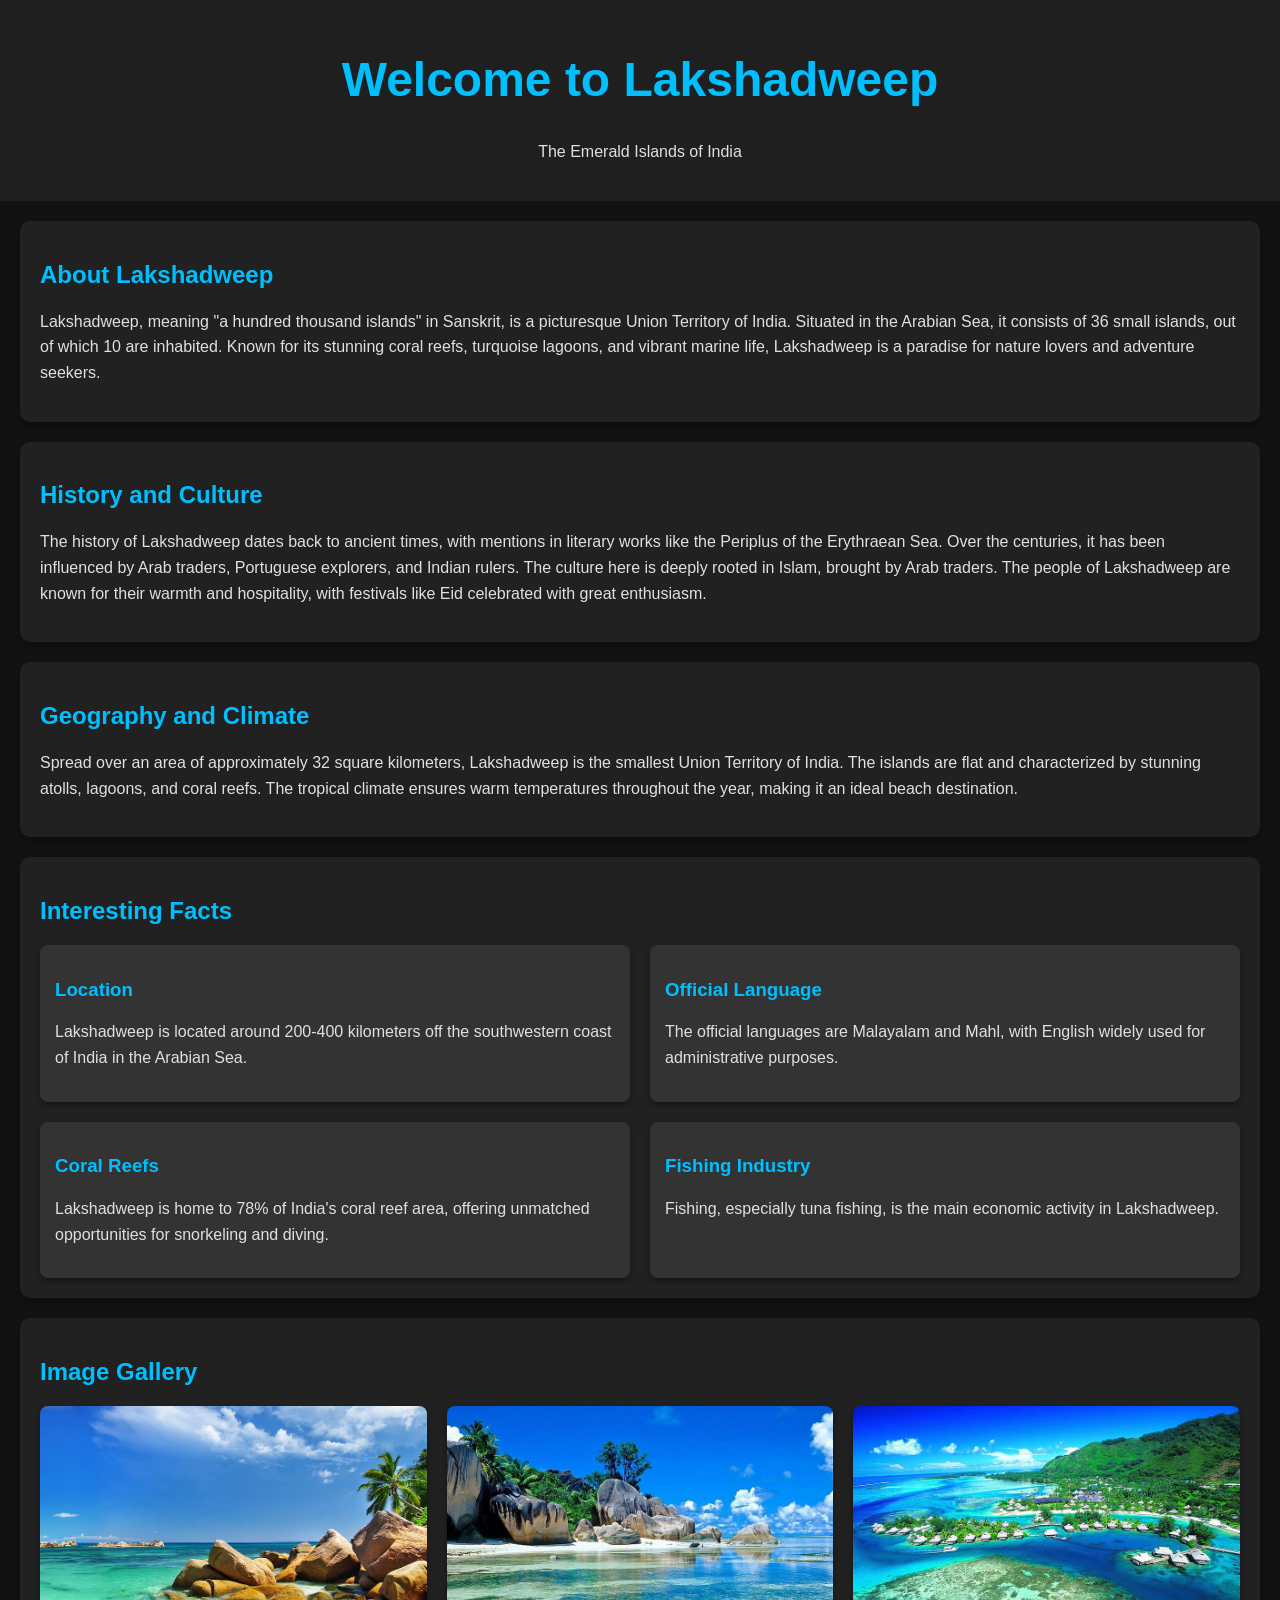
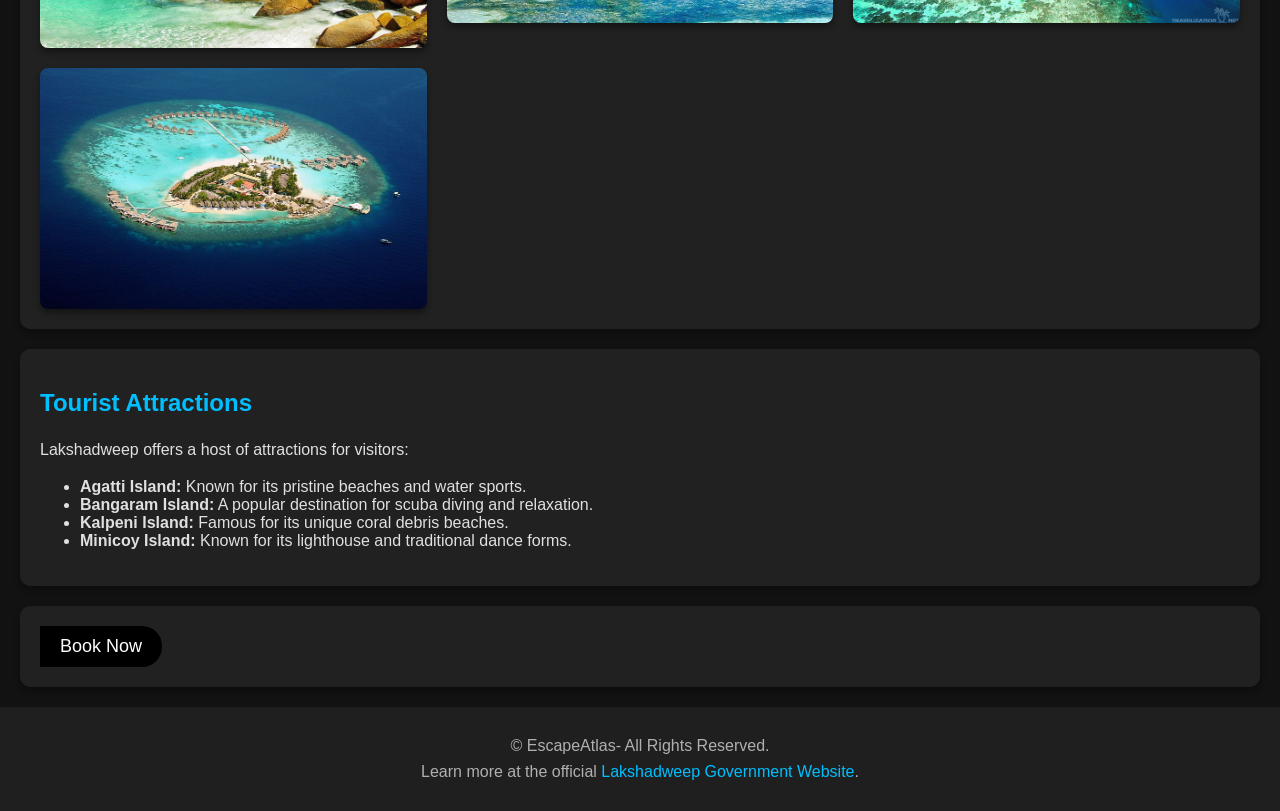
<file: lakshwadeep.html>
<!DOCTYPE html>
<html lang="en">
<head>
    <meta charset="UTF-8">
    <meta name="viewport" content="width=device-width, initial-scale=1.0">
    <meta http-equiv="X-UA-Compatible" content="ie=edge">
    <title>Discover Lakshadweep</title>
    <link rel="icon" href="Logo.webp" type="image/x-icon">

    <style>
        body {
            font-family: 'Arial', sans-serif;
            background-color: #121212;
            color: #E0E0E0;
            margin: 0;
            padding: 0;
        }
        header {
            background-color: #1F1F1F;
            padding: 20px;
            text-align: center;
        }
        h1 {
            font-size: 3em;
            color: #00BFFF;
        }
        h2 {
            color: #00BFFF;
        }
        section {
            margin: 20px;
            padding: 20px;
            background-color: #212121;
            border-radius: 10px;
            box-shadow: 0 4px 6px rgba(0, 0, 0, 0.3);
        }
        p {
            line-height: 1.6;
        }
        .facts {
            display: grid;
            grid-template-columns: 1fr 1fr;
            gap: 20px;
        }
        .fact {
            background-color: #333;
            padding: 15px;
            border-radius: 8px;
            box-shadow: 0 3px 5px rgba(0, 0, 0, 0.4);
        }
        .fact h3 {
            color: #00BFFF;
        }
        footer {
            background-color: #1F1F1F;
            padding: 10px;
            text-align: center;
            color: #B0B0B0;
        }
        footer a {
            color: #00BFFF;
            text-decoration: none;
        }
        footer a:hover {
            text-decoration: underline;
        }
        .image-gallery {
            display: grid;
            grid-template-columns: repeat(auto-fill, minmax(300px, 1fr));
            gap: 20px;
        }
        .image-gallery img {
            width: 100%;
            height: auto;
            border-radius: 8px;
            box-shadow: 0 4px 6px rgba(0, 0, 0, 0.4);
        }
        .book-now{
            position: relative;
            padding: 10px 20px;
            outline: none;
            border: none;
            background: #000;
            text-transform: capitalize;
            color: #fff;
            border-radius: 20px;
            border-top-left-radius: 0;
            border-bottom-left-radius: 0;
            font-size: 18px;
            cursor: pointer;
            overflow: hidden;
            text-decoration: none;
        }
        .book-now::before{
            content: '';
            position: absolute;
            top: -10px;
            left: -30px;
            width: 20px;
            height: 200%;
            background: #fff;
            opacity: 0.2;
            transform: rotate(5deg);
            transition: .5s;
        }
        
        .book-now:hover::before{
            left: 100%;
        }
    </style>
</head>
<body>
    <header>
        <h1>Welcome to Lakshadweep</h1>
        <p>The Emerald Islands of India</p>
    </header>

    <section>
        <h2>About Lakshadweep</h2>
        <p>Lakshadweep, meaning "a hundred thousand islands" in Sanskrit, is a picturesque Union Territory of India. Situated in the Arabian Sea, it consists of 36 small islands, out of which 10 are inhabited. Known for its stunning coral reefs, turquoise lagoons, and vibrant marine life, Lakshadweep is a paradise for nature lovers and adventure seekers.</p>
    </section>

    <section>
        <h2>History and Culture</h2>
        <p>The history of Lakshadweep dates back to ancient times, with mentions in literary works like the Periplus of the Erythraean Sea. Over the centuries, it has been influenced by Arab traders, Portuguese explorers, and Indian rulers. The culture here is deeply rooted in Islam, brought by Arab traders. The people of Lakshadweep are known for their warmth and hospitality, with festivals like Eid celebrated with great enthusiasm.</p>
    </section>

    <section>
        <h2>Geography and Climate</h2>
        <p>Spread over an area of approximately 32 square kilometers, Lakshadweep is the smallest Union Territory of India. The islands are flat and characterized by stunning atolls, lagoons, and coral reefs. The tropical climate ensures warm temperatures throughout the year, making it an ideal beach destination.</p>
    </section>

    <section>
        <h2>Interesting Facts</h2>
        <div class="facts">
            <div class="fact">
                <h3>Location</h3>
                <p>Lakshadweep is located around 200-400 kilometers off the southwestern coast of India in the Arabian Sea.</p>
            </div>
            <div class="fact">
                <h3>Official Language</h3>
                <p>The official languages are Malayalam and Mahl, with English widely used for administrative purposes.</p>
            </div>
            <div class="fact">
                <h3>Coral Reefs</h3>
                <p>Lakshadweep is home to 78% of India's coral reef area, offering unmatched opportunities for snorkeling and diving.</p>
            </div>
            <div class="fact">
                <h3>Fishing Industry</h3>
                <p>Fishing, especially tuna fishing, is the main economic activity in Lakshadweep.</p>
            </div>
        </div>
    </section>
    <section>
        <h2>Image Gallery</h2>
        <div class="image-gallery">
            <img src="lakshadweep1.jpg" alt="">
            <img src="lakshadweep2.jpg" alt="">
            <img src="lakshadweep3.jpg" alt="">
            <img src="lakshadweep4.jpg" alt="">
        </div>
    </section>

    <section>
        <h2>Tourist Attractions</h2>
        <p>Lakshadweep offers a host of attractions for visitors:</p>
        <ul>
            <li><strong>Agatti Island:</strong> Known for its pristine beaches and water sports.</li>
            <li><strong>Bangaram Island:</strong> A popular destination for scuba diving and relaxation.</li>
            <li><strong>Kalpeni Island:</strong> Famous for its unique coral debris beaches.</li>
            <li><strong>Minicoy Island:</strong> Known for its lighthouse and traditional dance forms.</li>
        </ul>
    </section>
    <section>
        <a href="index2.html"><button class="book-now">book now</button></a>
    </section>
    <footer>
        <p>&copy; EscapeAtlas- All Rights Reserved.<br>
        Learn more at the official <a href="https://lakshadweep.gov.in/" target="_blank">Lakshadweep Government Website</a>.</p>
    </footer>
</body>
</html>
</file>
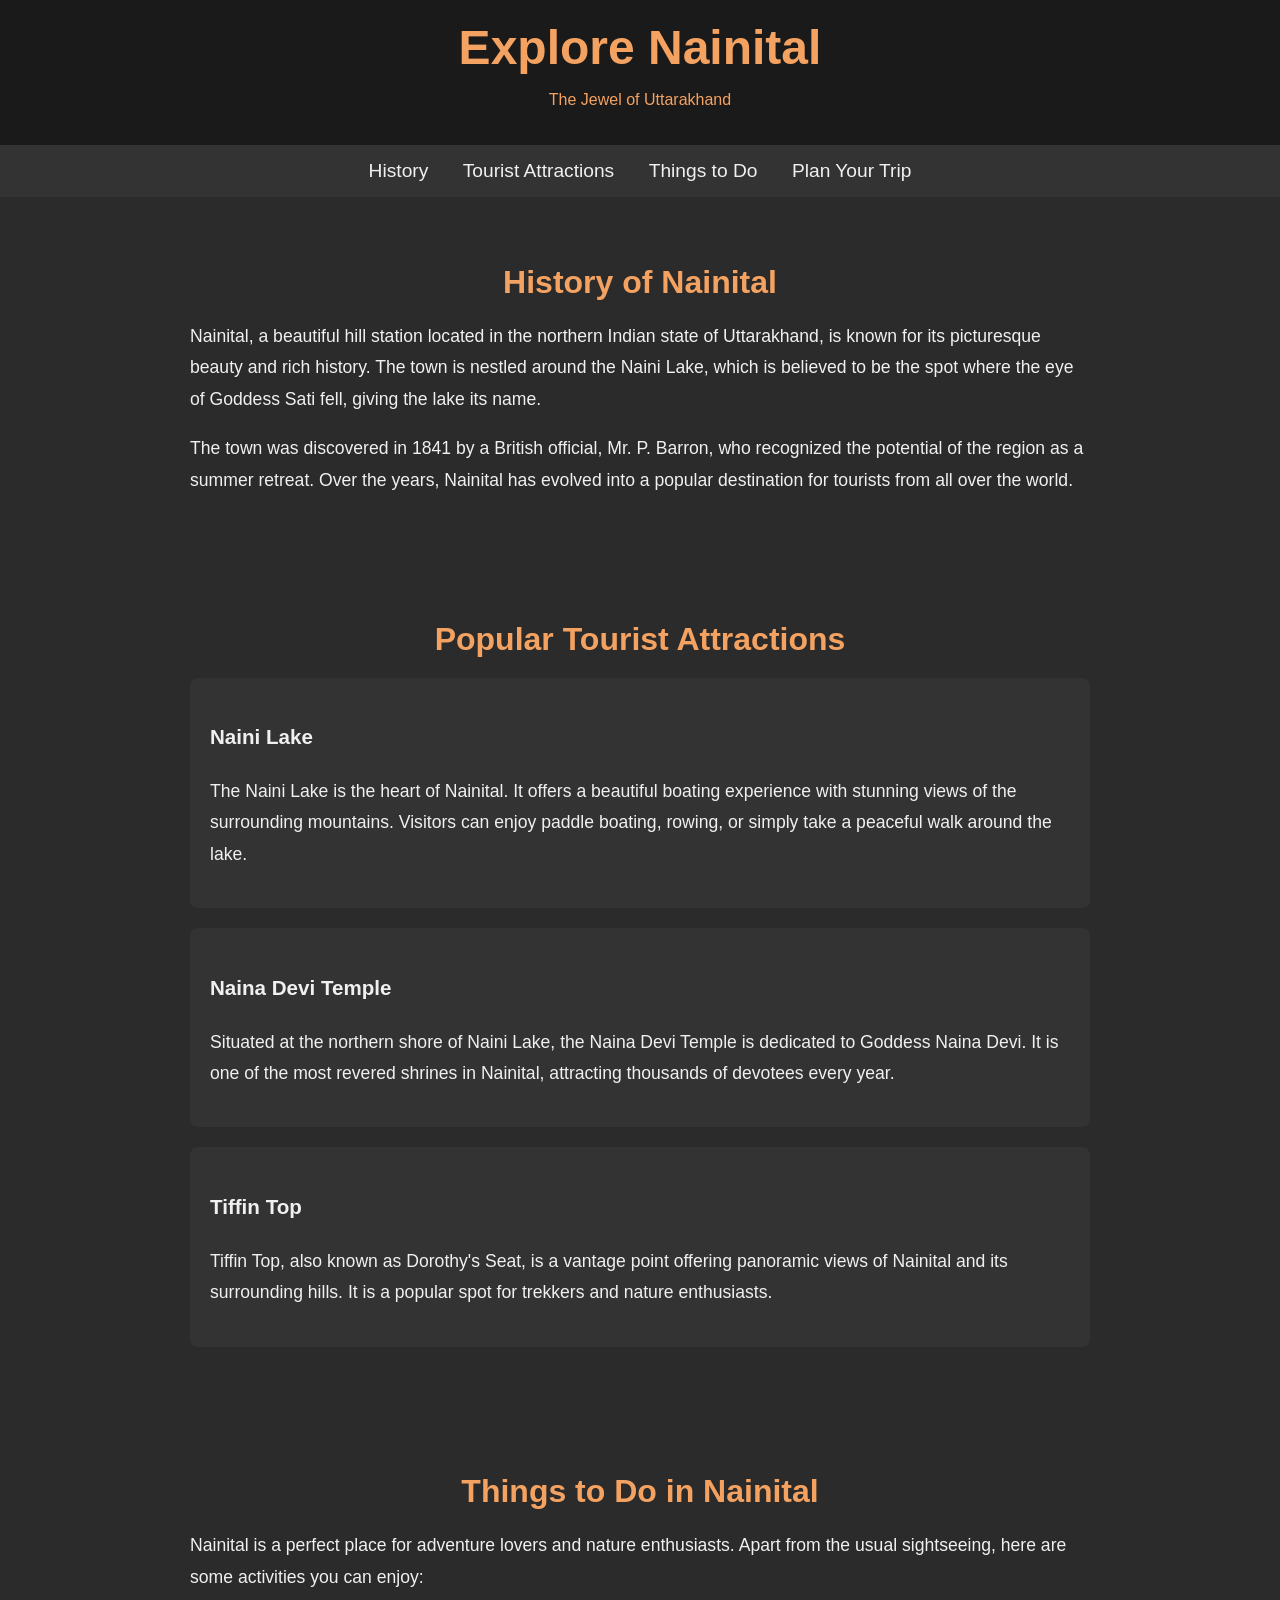
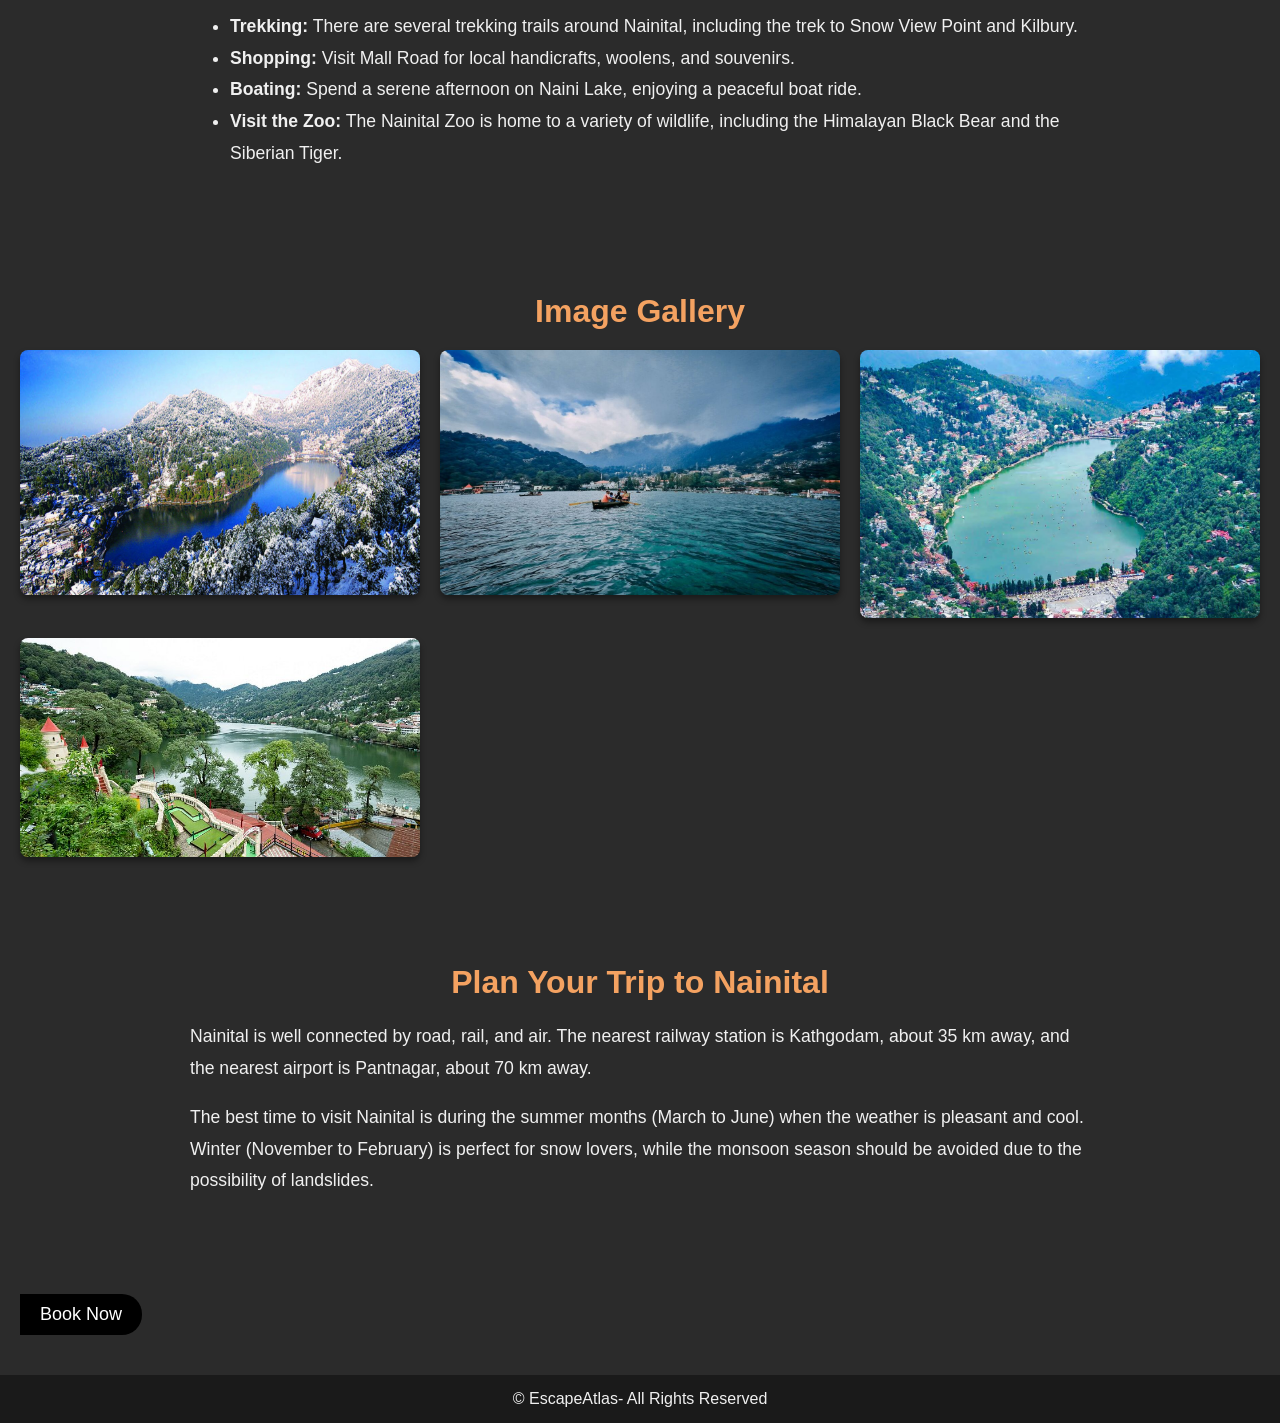
<file: nainital.html>
<!DOCTYPE html>
<html lang="en">
<head>
    <meta charset="UTF-8">
    <meta name="viewport" content="width=device-width, initial-scale=1.0">
    <meta name="description" content="Explore the beautiful hill station of Nainital. Learn about its history, attractions, and things to do in this charming town.">
    <title>Nainital - The Jewel of Uttarakhand</title>
    <link rel="icon" href="Logo.webp" type="image/x-icon">

    <style>
        body {
            font-family: 'Arial', sans-serif;
            background-color: #2b2b2b;
            color: #f0f0f0;
            margin: 0;
            padding: 0;
        }
        header {
            background-color: #1a1a1a;
            padding: 20px;
            text-align: center;
            color: #f4a261;
        }
        header h1 {
            margin: 0;
            font-size: 3em;
        }
        nav {
            background-color: #333;
            text-align: center;
            padding: 15px 0;
        }
        nav a {
            color: #f0f0f0;
            text-decoration: none;
            margin: 0 15px;
            font-size: 1.2em;
        }
        nav a:hover {
            color: #f4a261;
        }
        section {
            padding: 40px 20px;
        }
        section h2 {
            color: #f4a261;
            font-size: 2em;
            text-align: center;
            margin-bottom: 20px;
        }
        .content {
            line-height: 1.8;
            font-size: 1.1em;
            max-width: 900px;
            margin: 0 auto;
        }
        .card {
            background-color: #333;
            border-radius: 8px;
            padding: 20px;
            margin: 20px 0;
        }
        .card img {
            width: 100%;
            height: auto;
            border-radius: 8px;
        }
        footer {
            background-color: #1a1a1a;
            padding: 15px;
            text-align: center;
            color: #f0f0f0;
        }
        footer p {
            margin: 0;
        }
        footer a {
            color: #f4a261;
            text-decoration: none;
        }
        .image-gallery {
            display: grid;
            grid-template-columns: repeat(auto-fill, minmax(300px, 1fr));
            gap: 20px;
        }
        .image-gallery img {
            width: 100%;
            height: auto;
            border-radius: 8px;
            box-shadow: 0 4px 6px rgba(0, 0, 0, 0.4);
        }
        
        .book-now{
            position: relative;
            padding: 10px 20px;
            outline: none;
            border: none;
            background: #000;
            text-transform: capitalize;
            color: #fff;
            border-radius: 20px;
            border-top-left-radius: 0;
            border-bottom-left-radius: 0;
            font-size: 18px;
            cursor: pointer;
            overflow: hidden;
            text-decoration: none;
        }
        .book-now::before{
            content: '';
            position: absolute;
            top: -10px;
            left: -30px;
            width: 20px;
            height: 200%;
            background: #fff;
            opacity: 0.2;
            transform: rotate(5deg);
            transition: .5s;
        }
        
        .book-now:hover::before{
            left: 100%;
        }
    </style>
</head>
<body>

<header>
    <h1>Explore Nainital</h1>
    <p>The Jewel of Uttarakhand</p>
</header>

<nav>
    <a href="#history">History</a>
    <a href="#attractions">Tourist Attractions</a>
    <a href="#things-to-do">Things to Do</a>
    <a href="#plan-your-trip">Plan Your Trip</a>
</nav>

<section id="history">
    <h2>History of Nainital</h2>
    <div class="content">
        <p>
            Nainital, a beautiful hill station located in the northern Indian state of Uttarakhand, is known for its picturesque beauty and rich history. The town is nestled around the Naini Lake, which is believed to be the spot where the eye of Goddess Sati fell, giving the lake its name.
        </p>
        <p>
            The town was discovered in 1841 by a British official, Mr. P. Barron, who recognized the potential of the region as a summer retreat. Over the years, Nainital has evolved into a popular destination for tourists from all over the world.
        </p>
    </div>
</section>

<section id="attractions">
    <h2>Popular Tourist Attractions</h2>
    <div class="content">
        <div class="card">
            <h3>Naini Lake</h3>
            <p>
                The Naini Lake is the heart of Nainital. It offers a beautiful boating experience with stunning views of the surrounding mountains. Visitors can enjoy paddle boating, rowing, or simply take a peaceful walk around the lake.
            </p>
        </div>
        <div class="card">
            <h3>Naina Devi Temple</h3>
            <p>
                Situated at the northern shore of Naini Lake, the Naina Devi Temple is dedicated to Goddess Naina Devi. It is one of the most revered shrines in Nainital, attracting thousands of devotees every year.
            </p>
        </div>
        <div class="card">
            <h3>Tiffin Top</h3>
            <p>
                Tiffin Top, also known as Dorothy's Seat, is a vantage point offering panoramic views of Nainital and its surrounding hills. It is a popular spot for trekkers and nature enthusiasts.
            </p>
        </div>
    </div>
</section>

<section id="things-to-do">
    <h2>Things to Do in Nainital</h2>
    <div class="content">
        <p>
            Nainital is a perfect place for adventure lovers and nature enthusiasts. Apart from the usual sightseeing, here are some activities you can enjoy:
        </p>
        <ul>
            <li><strong>Trekking:</strong> There are several trekking trails around Nainital, including the trek to Snow View Point and Kilbury.</li>
            <li><strong>Shopping:</strong> Visit Mall Road for local handicrafts, woolens, and souvenirs.</li>
            <li><strong>Boating:</strong> Spend a serene afternoon on Naini Lake, enjoying a peaceful boat ride.</li>
            <li><strong>Visit the Zoo:</strong> The Nainital Zoo is home to a variety of wildlife, including the Himalayan Black Bear and the Siberian Tiger.</li>
        </ul>
    </div>
</section>
<section>
    <h2>Image Gallery</h2>
    <div class="image-gallery">
        <img src="nainital1.jpg" alt="">
        <img src="nainital2.jpg" alt="">
        <img src="nainital3.webp" alt="">
        <img src="nainital4.jpg" alt="">
    </div>
</section>

<section id="plan-your-trip">
    <h2>Plan Your Trip to Nainital</h2>
    <div class="content">
        <p>
            Nainital is well connected by road, rail, and air. The nearest railway station is Kathgodam, about 35 km away, and the nearest airport is Pantnagar, about 70 km away.
        </p>
        <p>
            The best time to visit Nainital is during the summer months (March to June) when the weather is pleasant and cool. Winter (November to February) is perfect for snow lovers, while the monsoon season should be avoided due to the possibility of landslides.
        </p>
    </div>
</section>
<section>
    <a href="index2.html"><button class="book-now">book now</button></a>
</section>
<footer>
    <p>&copy; EscapeAtlas- All Rights Reserved</p>
</footer>

</body>
</html>
</file>
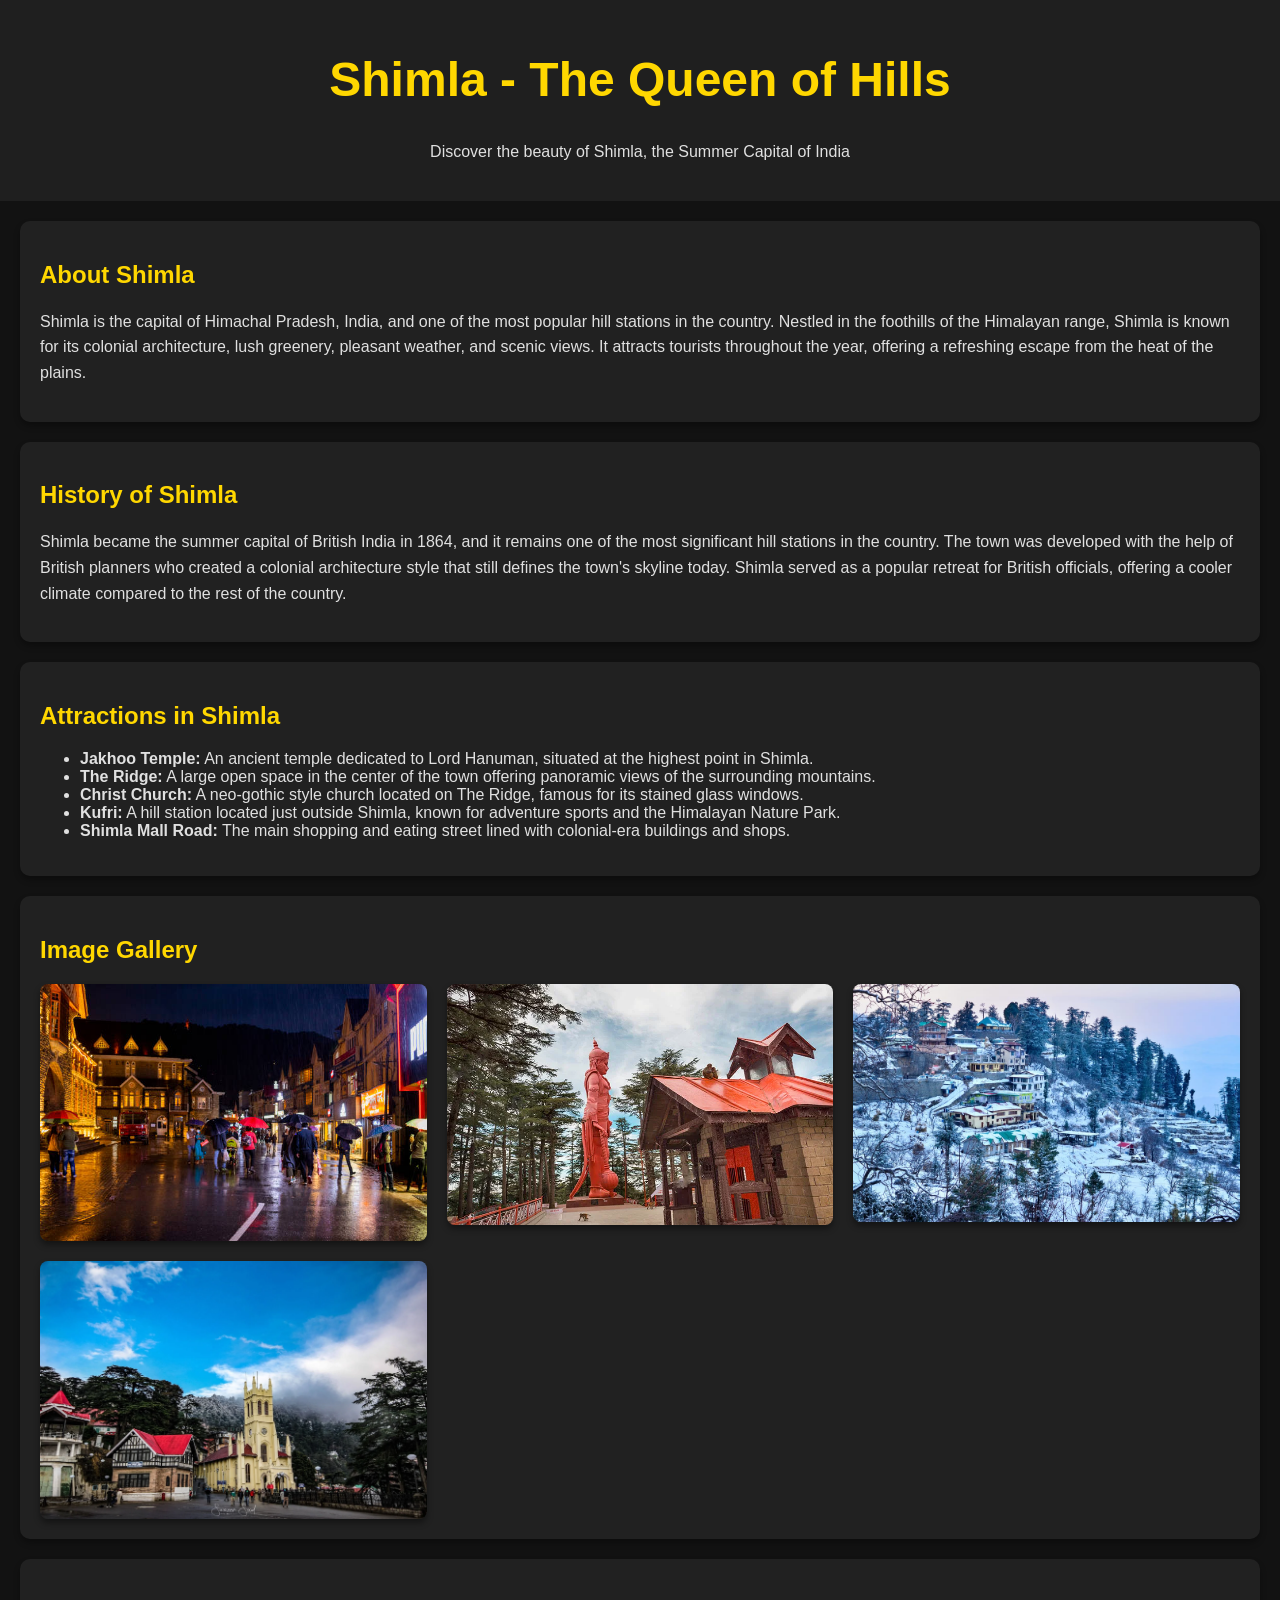
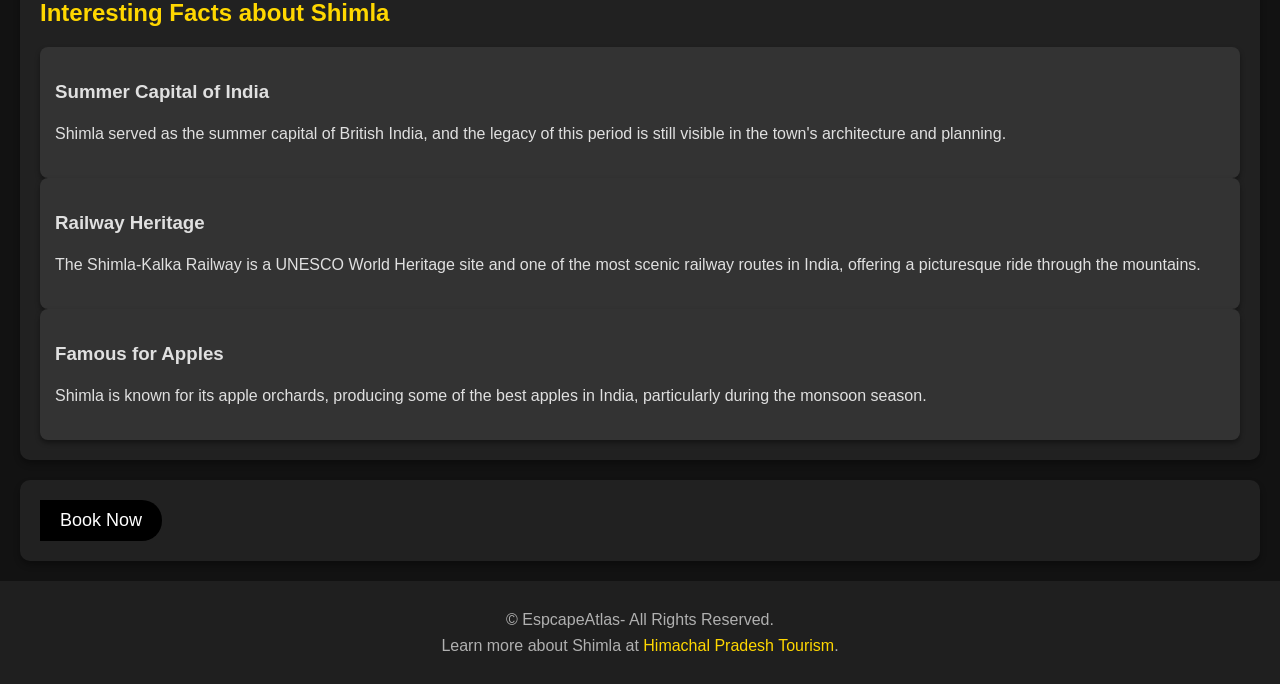
<file: shimla.html>
<!DOCTYPE html>
<html lang="en">
<head>
    <meta charset="UTF-8">
    <meta name="viewport" content="width=device-width, initial-scale=1.0">
    <meta http-equiv="X-UA-Compatible" content="ie=edge">
    <title>Shimla - The Queen of Hills</title>
    <link rel="icon" href="Logo.webp" type="image/x-icon">

    <style>
        body {
            font-family: 'Arial', sans-serif;
            background-color: #121212;
            color: #E0E0E0;
            margin: 0;
            padding: 0;
        }
        header {
            background-color: #1F1F1F;
            padding: 20px;
            text-align: center;
        }
        h1 {
            font-size: 3em;
            color: #FFD700;
        }
        h2 {
            color: #FFD700;
        }
        section {
            margin: 20px;
            padding: 20px;
            background-color: #212121;
            border-radius: 10px;
            box-shadow: 0 4px 6px rgba(0, 0, 0, 0.3);
        }
        p {
            line-height: 1.6;
        }
        .image-gallery {
            display: grid;
            grid-template-columns: repeat(auto-fill, minmax(300px, 1fr));
            gap: 20px;
        }
        .image-gallery img {
            width: 100%;
            height: auto;
            border-radius: 8px;
            box-shadow: 0 4px 6px rgba(0, 0, 0, 0.4);
        }
        .fact {
            background-color: #333;
            padding: 15px;
            border-radius: 8px;
            box-shadow: 0 3px 5px rgba(0, 0, 0, 0.4);
        }
        footer {
            background-color: #1F1F1F;
            padding: 10px;
            text-align: center;
            color: #B0B0B0;
        }
        footer a {
            color: #FFD700;
            text-decoration: none;
        }
        footer a:hover {
            text-decoration: underline;
        }
        .book-now{
            position: relative;
            padding: 10px 20px;
            outline: none;
            border: none;
            background: #000;
            text-transform: capitalize;
            color: #fff;
            border-radius: 20px;
            border-top-left-radius: 0;
            border-bottom-left-radius: 0;
            font-size: 18px;
            cursor: pointer;
            overflow: hidden;
            text-decoration: none;
        }
        .book-now::before{
            content: '';
            position: absolute;
            top: -10px;
            left: -30px;
            width: 20px;
            height: 200%;
            background: #fff;
            opacity: 0.2;
            transform: rotate(5deg);
            transition: .5s;
        }
        
        .book-now:hover::before{
            left: 100%;
        }
    </style>
</head>
<body>
    <header>
        <h1>Shimla - The Queen of Hills</h1>
        <p>Discover the beauty of Shimla, the Summer Capital of India</p>
    </header>

    <section>
        <h2>About Shimla</h2>
        <p>Shimla is the capital of Himachal Pradesh, India, and one of the most popular hill stations in the country. Nestled in the foothills of the Himalayan range, Shimla is known for its colonial architecture, lush greenery, pleasant weather, and scenic views. It attracts tourists throughout the year, offering a refreshing escape from the heat of the plains.</p>
    </section>

    <section>
        <h2>History of Shimla</h2>
        <p>Shimla became the summer capital of British India in 1864, and it remains one of the most significant hill stations in the country. The town was developed with the help of British planners who created a colonial architecture style that still defines the town's skyline today. Shimla served as a popular retreat for British officials, offering a cooler climate compared to the rest of the country.</p>
    </section>

    <section>
        <h2>Attractions in Shimla</h2>
        <ul>
            <li><strong>Jakhoo Temple:</strong> An ancient temple dedicated to Lord Hanuman, situated at the highest point in Shimla.</li>
            <li><strong>The Ridge:</strong> A large open space in the center of the town offering panoramic views of the surrounding mountains.</li>
            <li><strong>Christ Church:</strong> A neo-gothic style church located on The Ridge, famous for its stained glass windows.</li>
            <li><strong>Kufri:</strong> A hill station located just outside Shimla, known for adventure sports and the Himalayan Nature Park.</li>
            <li><strong>Shimla Mall Road:</strong> The main shopping and eating street lined with colonial-era buildings and shops.</li>
        </ul>
    </section>

    <section>
        <h2>Image Gallery</h2>
        <div class="image-gallery">
            <img src="Shimlamallroad.jpg" alt="Shimla Mall Road">
            <img src="Jakhu-temple.jpg.webp" alt="Jakhoo Temple">
            <img src="Kufri-hill-station.jpg" alt="Kufri Hill Station">
            <img src="Christ-church.webp" alt="Christ Church, Shimla">
        </div>
    </section>

    <section>
        <h2>Interesting Facts about Shimla</h2>
        <div class="fact">
            <h3>Summer Capital of India</h3>
            <p>Shimla served as the summer capital of British India, and the legacy of this period is still visible in the town's architecture and planning.</p>
        </div>
        <div class="fact">
            <h3>Railway Heritage</h3>
            <p>The Shimla-Kalka Railway is a UNESCO World Heritage site and one of the most scenic railway routes in India, offering a picturesque ride through the mountains.</p>
        </div>
        <div class="fact">
            <h3>Famous for Apples</h3>
            <p>Shimla is known for its apple orchards, producing some of the best apples in India, particularly during the monsoon season.</p>
        </div>
    </section>
    <section>
        <a href="index2.html"><button class="book-now">book now</button></a>
    </section>
    <footer>
        <p>&copy; EspcapeAtlas- All Rights Reserved. <br>
        Learn more about Shimla at <a href="https://himachaltourism.gov.in" target="_blank">Himachal Pradesh Tourism</a>.</p>
    </footer>
</body>
</html>
</file>
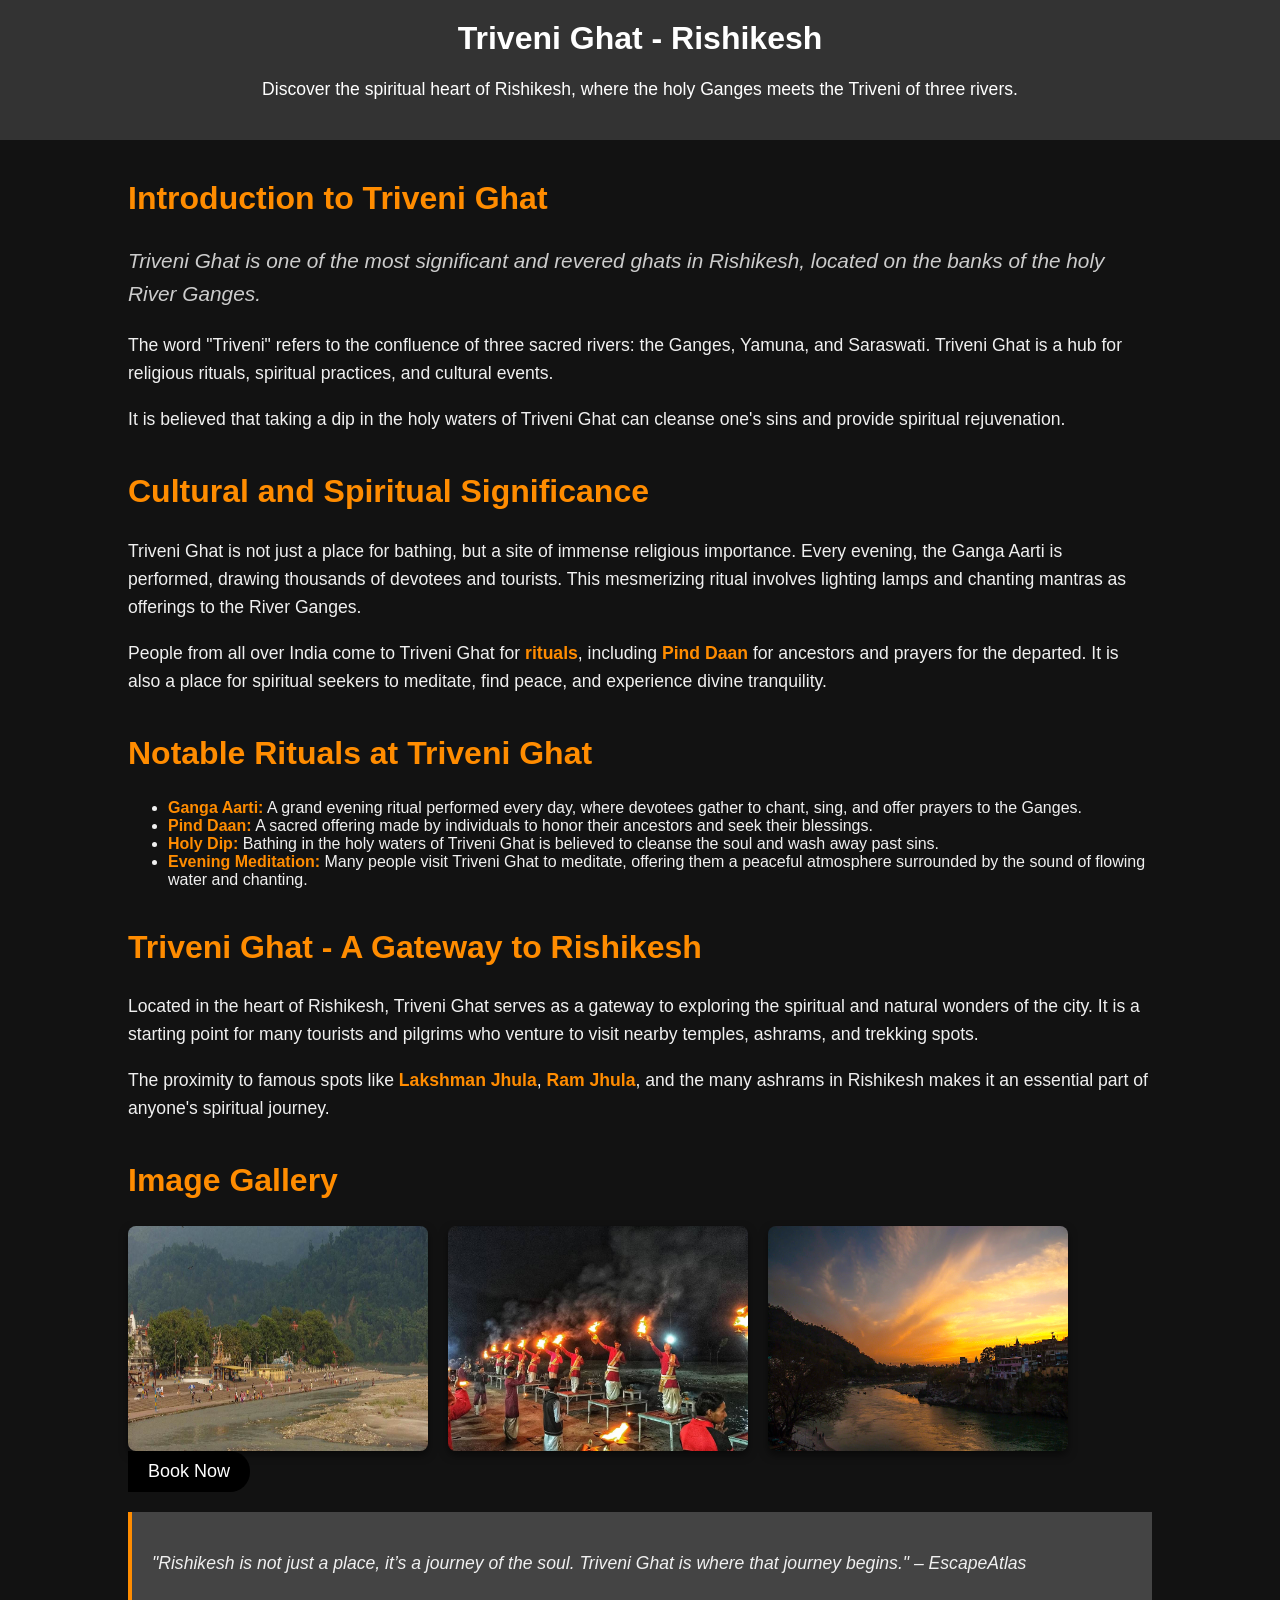
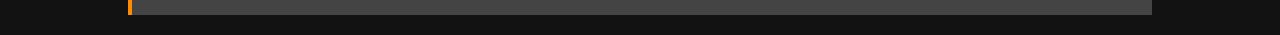
<file: trivenighatrishikesh.html>
<!DOCTYPE html>
<html lang="en">
<head>
    <meta charset="UTF-8">
    <meta name="viewport" content="width=device-width, initial-scale=1.0">
    <title>Triveni Ghat - Rishikesh</title>
    <link rel="icon" href="Logo.webp" type="image/x-icon">

    <style>
        body {
            font-family: 'Arial', sans-serif;
            background-color: #121212;
            color: #f0f0f0;
            margin: 0;
            padding: 0;
        }
        header {
            background-color: #333;
            color: #fff;
            padding: 20px;
            text-align: center;
        }
        header h1 {
            margin: 0;
        }
        .container {
            width: 80%;
            margin: 20px auto;
        }
        h2 {
            color: #ff8c00;
            font-size: 2em;
            margin-top: 40px;
        }
        p {
            line-height: 1.6;
            font-size: 1.1em;
        }
        .intro {
            font-size: 1.3em;
            font-style: italic;
            color: #ccc;
        }
        .highlight {
            color: #ff8c00;
            font-weight: bold;
        }
        footer {
            background-color: #333;
            color: #fff;
            text-align: center;
            padding: 20px;
            position: fixed;
            width: 100%;
            bottom: 0;
        }
        .image-gallery {
            display: flex;
            flex-wrap: wrap;
            gap: 20px;
        }
        .image-gallery img {
            width: 100%;
            max-width: 300px;
            height: auto;
            border-radius: 8px;
            box-shadow: 0 4px 8px rgba(0, 0, 0, 0.5);
        }
        .quote {
            background-color: #444;
            border-left: 4px solid #ff8c00;
            padding: 20px;
            margin: 20px 0;
            font-style: italic;
        }
        .book-now{
            position: relative;
            padding: 10px 20px;
            outline: none;
            border: none;
            background: #000;
            text-transform: capitalize;
            color: #fff;
            border-radius: 20px;
            border-top-left-radius: 0;
            border-bottom-left-radius: 0;
            font-size: 18px;
            cursor: pointer;
            overflow: hidden;
            text-decoration: none;
        }
        .book-now::before{
            content: '';
            position: absolute;
            top: -10px;
            left: -30px;
            width: 20px;
            height: 200%;
            background: #fff;
            opacity: 0.2;
            transform: rotate(5deg);
            transition: .5s;
        }
        
        .book-now:hover::before{
            left: 100%;
        }
    </style>
</head>
<body>
    <header>
        <h1>Triveni Ghat - Rishikesh</h1>
        <p>Discover the spiritual heart of Rishikesh, where the holy Ganges meets the Triveni of three rivers.</p>
    </header>

    <div class="container">
        <section>
            <h2>Introduction to Triveni Ghat</h2>
            <p class="intro">Triveni Ghat is one of the most significant and revered ghats in Rishikesh, located on the banks of the holy River Ganges.</p>
            <p>The word "Triveni" refers to the confluence of three sacred rivers: the Ganges, Yamuna, and Saraswati. Triveni Ghat is a hub for religious rituals, spiritual practices, and cultural events.</p>
            <p>It is believed that taking a dip in the holy waters of Triveni Ghat can cleanse one's sins and provide spiritual rejuvenation.</p>
        </section>

        <section>
            <h2>Cultural and Spiritual Significance</h2>
            <p>Triveni Ghat is not just a place for bathing, but a site of immense religious importance. Every evening, the Ganga Aarti is performed, drawing thousands of devotees and tourists. This mesmerizing ritual involves lighting lamps and chanting mantras as offerings to the River Ganges.</p>
            <p>People from all over India come to Triveni Ghat for <span class="highlight">rituals</span>, including <span class="highlight">Pind Daan</span> for ancestors and prayers for the departed. It is also a place for spiritual seekers to meditate, find peace, and experience divine tranquility.</p>
        </section>

        <section>
            <h2>Notable Rituals at Triveni Ghat</h2>
            <ul>
                <li><span class="highlight">Ganga Aarti:</span> A grand evening ritual performed every day, where devotees gather to chant, sing, and offer prayers to the Ganges.</li>
                <li><span class="highlight">Pind Daan:</span> A sacred offering made by individuals to honor their ancestors and seek their blessings.</li>
                <li><span class="highlight">Holy Dip:</span> Bathing in the holy waters of Triveni Ghat is believed to cleanse the soul and wash away past sins.</li>
                <li><span class="highlight">Evening Meditation:</span> Many people visit Triveni Ghat to meditate, offering them a peaceful atmosphere surrounded by the sound of flowing water and chanting.</li>
            </ul>
        </section>

        <section>
            <h2>Triveni Ghat - A Gateway to Rishikesh</h2>
            <p>Located in the heart of Rishikesh, Triveni Ghat serves as a gateway to exploring the spiritual and natural wonders of the city. It is a starting point for many tourists and pilgrims who venture to visit nearby temples, ashrams, and trekking spots.</p>
            <p>The proximity to famous spots like <span class="highlight">Lakshman Jhula</span>, <span class="highlight">Ram Jhula</span>, and the many ashrams in Rishikesh makes it an essential part of anyone's spiritual journey.</p>
        </section>

        <section>
            <h2>Image Gallery</h2>
            <div class="image-gallery">
                <img src="trivenighat.jpg" alt="Triveni Ghat">
                <img src="Triveni-Ghat-.jpeg" alt="Ganga Aarti at Triveni Ghat">
                <img src="Sunsettriveni.jpg" alt="Sunset at Triveni Ghat">
            </div>
        </section>
            <a href="index2.html"><button class="book-now">book now</button></a>
        <section>
            <div class="quote">
                <p><em>"Rishikesh is not just a place, it’s a journey of the soul. Triveni Ghat is where that journey begins."</em> – EscapeAtlas</p>
            </div>
        </section>
    </div>

</body>
</html>
</file>
<file: first.css>
/* General reset */
* {
    margin: 0;
    padding: 0;
    box-sizing: border-box;
    font-family: Arial, sans-serif;

}

/* Dark background for the body with a gradient */
body {
    background: linear-gradient(135deg, #1a1a2e, #16213e, #0f3460);
    height: 100vh;
    display: flex;
    justify-content: center;
    align-items: center;
    color: #e0e0e0;
    overflow: hidden;
    background-image: url(background2.jpg);
    background-size: cover;

}

/* Container styling */
.c {
    text-align: center;
    padding: 20px;
    background: rgba(26, 26, 46, 0.8);
    border-radius: 15px;
    box-shadow: 0px 10px 20px rgba(0, 0, 0, 0.7);
    width: 90%;
    max-width: 600px;
    transition: transform 0.3s;
}

/* Animated hover effect for the container */
.c:hover {
    transform: scale(1.02);
}

/* Heading styling */
.a h1 {
    font-size: 2.5em;
    color: #ffffff;
    text-shadow: 0px 4px 10px rgba(0, 0, 0, 0.5);
    animation: glow 1.5s ease-in-out infinite alternate;
}

/* Glow effect animation */
@keyframes glow {
    from {
        text-shadow: 0 0 10px #6200ea, 0 0 20px #6200ea, 0 0 30px #3700b3, 0 0 40px #6200ea;
    }
    to {
        text-shadow: 0 0 20px #bb86fc, 0 0 30px #bb86fc, 0 0 40px #bb86fc, 0 0 50px #bb86fc;
    }
}

/* Interactive button styling */
.b .begin {
    display: inline-block;
    margin-top: 20px;
    padding: 15px 25px;
    background: linear-gradient(45deg, #6200ea, #3700b3);
    color: #ffffff;
    font-size: 1.2em;
    font-weight: bold;
    text-decoration: none;
    border-radius: 5px;
    box-shadow: 0px 4px 15px rgba(98, 0, 234, 0.5);
    transition: background 0.3s, transform 0.3s, box-shadow 0.3s;
}

/* Hover effect for the button */
.b .begin:hover {
    background: linear-gradient(45deg, #bb86fc, #3700b3);
    transform: scale(1.1);
    box-shadow: 0px 8px 20px rgba(98, 0, 234, 0.7);
}

/* Inner heading in the link */
.b h2 {
    margin: 0;
}
</file>
<file: style.css>
html{
    scroll-behavior: smooth;
    margin: 0;
}

body{
    font-family: 'Poppins', sans-serif;
    background: #161813;
    overflow-x: hidden;
    margin: 0;
    padding: 0;
}

.navbar{
    position: fixed;
    top: 0;
    left: 0;
    z-index: 9;
    width: 100%;
    height: 30px;
    padding: 20px 10vw;
    background-color: #000;

}

.navbar.bg{
    background: #161813;
}

.links-container{
    display: flex;
    align-items: center;
    justify-content: center;
    list-style: none;
}

.logo{
    height: 25px;
    margin-top: 0px;
}

.link-item{
    margin: auto;
    transition: .5s;
}

.link-item a{
    color: #fff;
    text-decoration: none;
    padding: 20px;
}

.link-item:hover{
    transform: scale(1.2);
}
.hero-section{
    width: 100%;
    height: 100vh;
    position: relative;
    display: flex;
    justify-content: center;
    align-items: center;
    color: #fff;
}

.hero-section-title{
    font-family: 'Roboto Slab', serif;
    font-weight: 300;
    font-size: 80px;
    text-align: center;
    color: whitesmoke;
    text-transform: capitalize; 
}

.hero-section-sub-heading{
    text-align: center;
    text-transform: capitalize;
    margin: 20px 0;
    font-size: 20px;
}

.scroll-down-icon{
    position: absolute;
    bottom: 10%;
    left: 50%;
    transform: translateX(-50%);
    width: 20px;
    animation: down ease 1s infinite;
}

@keyframes down{
    from { bottom: 10% }
    to { bottom: 8% }
}
.background{
    position: absolute;
    top: 0;
    left: 0;
    width: 100%;
    height: 100%;
    z-index: -1;
}

.background-image{
    position: absolute;
    top: 0;
    left: 0;
    width: 100%;
    height: 100%;
    object-fit: fill;
    z-index: -2;
}

.background::before, .background::after{
    content: '';
    position: absolute;
    left: 0;
    width: 100%;
    height: 50%;
}

.background::before{
    top: 0;
    left: 0;
    background: var(--gradient-top);
}

.background::after{
    bottom: 0;
    background: var(--gradient-bottom);
}

.grid-slider{
    width: 100%;
    height: 100%;
    display: grid;
    grid-template-columns: repeat(3, 1fr);
    grid-template-rows: repeat(2, 1fr);
}

.grid-item{
    width: 100%;
    height: 100%;
    background: #000;
    opacity: 1;
    transition: .5s;
    grid-template-columns: repeat(auto-fit, minmax(200px, 1fr));
}

.grid-item.hide{
    opacity: 0;
}
/* explore section */

.explore-section{
    position: relative;
    width: 100%;
    padding: 80px 10vw;
    color: #fff;
}

.section-title{
    font-size: 30px;
    font-weight: 400;
    text-align: center;
    text-transform: capitalize;
}

.section-para{
    width: 50%;
    min-width: 300px;
    display: block;
    margin: 30px auto;
    text-align: center;
    line-height: 25px;
    opacity: 0.6;
}

.tours-container{
    position: relative;
    width: 100%;
    height: 600px;
    display: grid;
    grid-template-columns: repeat(4, 1fr);
    grid-template-rows: repeat(2, 1fr);
    grid-gap: 20px;
    margin-top: 100px;
}

.tour-card{
    width: 100%;
    height: 100%;
    position: relative;
    border-radius: 20px;
    box-shadow: 0;
    overflow: hidden;
    padding: 10px;
    display: flex;
    align-items: end;
}

.tour-card:nth-child(2){
    grid-row: span 2;
}

.tour-card:last-child{
    grid-column: span 2;
}

.tour-img{
    position: absolute;
    top: 0;
    left: 0;
    width: 100%;
    height: 100%;
    object-fit: cover;
    transition: .5s;
    z-index: -1;
}

.tour-card:hover .tour-img{
    opacity: 0.8;
    transform: scale(1.1);
}

.tour-name{
    font-weight: 300;
}

.tour-action{
    margin-left: 20px;
    font-size: 14px;
    position: relative;
}

.tour-action::before{
    content: '';
    position: absolute;
    left: -20px;
    top: 2px;
    background: url('Logo.webp');
    width: 15px;
    height: 15px;
    background-size: contain;
}
/* services section */

.services-section{
    color: #fff;
    padding: 80px 10vw;
}

.serives-grid{
    width: 100%;
    display: grid;
    grid-template-columns: repeat(4, 1fr);
    grid-gap: 20px;
}

.service-card{
    margin-top: 100px;
    width: 100%;
    height: 250px;
    border-radius: 20px;
    border: 1px solid #2D2D2D;
    background: #161813;
    padding: 10px;
    display: flex;
    flex-direction: column;
    align-items: center;
    justify-content: center;
    gap: 20px;
    overflow: hidden;
    position: relative;
}

.card-icon{
    text-align: center;
    font-size: 60px;
    z-index: 1;
}

.service-text{
    text-align: center;
    padding: 0 20px;
    z-index: 1;
}

.circle{
    position: absolute;
    top: 0%;
    left: 0%;
    width: 100%;
    height: 100%;
    clip-path: circle(0% at 100% 100%);
    transition: .5s;
}

.service-card:nth-child(1) .circle{
    background: url(1-service.webp);
    background-size: cover;
}

.service-card:nth-child(2) .circle{
    background: url(2-service.webp);
    background-size: cover;
}

.service-card:nth-child(3) .circle{
    background: url(3-service.webp);
    background-size: cover;
}

.service-card:nth-child(4) .circle{
    background: url(4-service.webp);
    background-size: cover;
}

.service-card:hover .circle{
    clip-path: circle(141.4% at 100% 100%);
}

.travel-grid{
    width: 100%;
    columns: 3;
    column-gap: 20px;
    margin-top: 200px;
}

.travel-grid img{
    width: 100%;
    height: auto;
    object-fit: cover;
    margin-bottom: 20px;
    border-radius: 10px;
}

.bg-circle{
    z-index: -1;
    position: absolute;
    width: 500px;
    height: 500px;
    border-radius: 50%;
    background: var(--sphere-gradient-one);
    right: -250px;
}

/* book now section */

.book-section{
    position: relative;
    display: flex;
    padding: 0 10vw;
    align-items: center;
    width: 100%;
    height: 100vh;
    gap: 30px;
}

.book-now-img{
    position: absolute;
    width: 50%;
    right: 0;
}

.book-content{
    width: 50%;
    color: #fff;
}

.book-now-title{
    font-size: 50px;
    font-weight: 300;
    width: 300px;
}

.book-now-text{
    width: 300px;
    opacity: 0.5;
    line-height: 25px;
    margin: 30px 0;
}

.book-now{
    position: relative;
    padding: 10px 20px;
    outline: none;
    border: none;
    background: #000;
    text-transform: capitalize;
    color: #fff;
    border-radius: 20px;
    border-top-left-radius: 0;
    border-bottom-left-radius: 0;
    font-size: 18px;
    cursor: pointer;
    overflow: hidden;
    text-decoration: none;
}

.book-now::before{
    content: '';
    position: absolute;
    top: -10px;
    left: -30px;
    width: 20px;
    height: 200%;
    background: #fff;
    opacity: 0.2;
    transform: rotate(5deg);
    transition: .5s;
}

.book-now:hover::before{
    left: 100%;
}

.bg-circle-2{
    z-index: -1;
    position: absolute;
    width: 250px;
    height: 250px;
    border-radius: 50%;
    background:  var(--sphere-gradient-two);
    left: -125px;
    bottom: -100px;
}

.footer{
    width: 100%;
    padding: 100px 10vw;
    background: #000;
    display: flex;
    justify-content: space-evenly;
    flex-wrap: wrap;
    align-items: center;
    position: relative;
}

.footer-logo{
    width: 100px;
    opacity: 0.3;
}

.footer-text{
    color: #fff;
    opacity: 0.5;
    font-size: 20px;
}

.footer-text p{
    margin: 20px 0;
}

.copyright-line{
    width: 100%;
    background: #000;
    color: #fff;
    text-transform: capitalize;
    text-align: center;
    position: absolute;
    bottom: 0;
    left: 0;
    padding: 10px 0;
}
/* tab view */

@media screen and (max-width: 996px) {
    .link-item{
        margin: 0 10px;
    }
    .hero-section-title{
        font-size: 60px;
    }
    .tours-container{
        height: 900px;
        grid-template-columns: repeat(2, 1fr);
        grid-template-rows: repeat(4, 1fr);
    }
    .tour-card:last-child{
        grid-column: span 1;
    }
    .tour-card:nth-child(3){
        grid-row: span 2;
    }
    .serives-grid{
        grid-template-columns: repeat(2, 1fr);
    }
    .service-card:nth-child(3), .service-card:nth-child(4){
        margin-top: 0;
    }
    .travel-grid{
        columns: 2;
    }
    .book-now-img{
        width: 40%;
    }
    .footer-logo{
        width: 70px;
    }
    .footer-text{
        font-size: 16px;
    }
}

/* much smaller device */

@media screen and (max-width:798px){
    .navbar{
        height: auto;
    }

    .link-item{
        margin-top: 80px;
        text-align: center;
    }
    .link-item:nth-child(3){
        margin: -50px -30px 0 -30px;
    }
    .link-item a{
        padding: 10px;
        margin: auto;
        display: block;
    }

    .section-title{
        font-size: 50px;
    }
    .grid-slider{
        grid-template-rows: repeat(3, 1fr);
        grid-template-columns: repeat(2, 1fr);
    }
    .hero-section-sub-heading{
        font-size: 16px;
    }
    .section-para{
        width: 100%;
    }
    .tours-container{
        height: 1200px;
        grid-template-columns: repeat(1, 1fr);
        grid-template-rows: repeat(6, 1fr);
    }
    .tour-card:nth-child(2){
        grid-row: auto;
    }
    .tour-card:last-child{
        grid-column: span 1;
    }
    .tour-card:nth-child(3){
        grid-row: span 1;
    }
    .serives-grid{
        grid-template-columns: repeat(1, 1fr);
    }
    .service-card:nth-child(2){
        margin-top: 0;
    }
    .travel-grid{
        columns: 1;
    }
    .book-section{
        height: auto;
        padding: 80px 10vw;
    }
    .bg-circle{
        display: none;
    }
    .bg-circle-2{
        z-index: 2;
    }
    .book-now-img{
        width: 100%;
        opacity: 0.3 !important;
    }
    .book-content{
        width: 100%;
        z-index: 2;
        text-align: center;
    }
    .book-now-title, .book-now-text{
        width: 100%;
    }
    nav{
        justify-content: center;
        justify-items: center;
        align-items: center;
    }
    .tour-action{
        text-decoration: none;
    }
}
</file>
<file: style2.css>
/* General reset */
* {
    margin: 0;
    padding: 0;
    box-sizing: border-box;
    font-family: Arial, sans-serif;
}

/* Dark background for the body */
body {
    background-color: #121212;
    color: #e0e0e0;
    display: flex;
    justify-content: center;
    align-items: center;
    height: 100vh;
    margin: 0;
    background-image: url(background1.jpg);
    background-size: cover;
}

/* Container styling */
.container {
    background-color: #1e1e1e;
    padding: 20px;
    border-radius: 10px;
    box-shadow: 0px 4px 15px rgba(0, 0, 0, 0.5);
    max-width: 400px;
    width: 100%;
    text-align: center;
}

h2 {
    color: #ffffff;
    margin-bottom: 20px;
}

/* Label styling */
label {
    display: block;
    margin: 10px 0 5px;
    color: #b3b3b3;
}

/* Input and textarea styling */
input[type="text"],
input[type="email"],
input[type="tel"],
textarea {
    width: 100%;
    padding: 10px;
    margin-bottom: 15px;
    border: 1px solid #333;
    border-radius: 5px;
    background-color: #333;
    color: #e0e0e0;
    transition: border 0.3s, background-color 0.3s;
}

input[type="text"]:focus,
input[type="email"]:focus,
input[type="tel"]:focus,
textarea:focus {
    border-color: #6200ea;
    background-color: #2c2c2c;
}

/* Button styling */
button[type="submit"] {
    width: 100%;
    padding: 10px;
    border: none;
    border-radius: 5px;
    background-color: #6200ea;
    color: #fff;
    font-size: 16px;
    cursor: pointer;
    transition: background-color 0.3s;
}

button[type="submit"]:hover {
    background-color: #3700b3;
}

/* Success message styling */
#successMessage {
    margin-top: 15px;
    color: #00c853;
}
</file>
